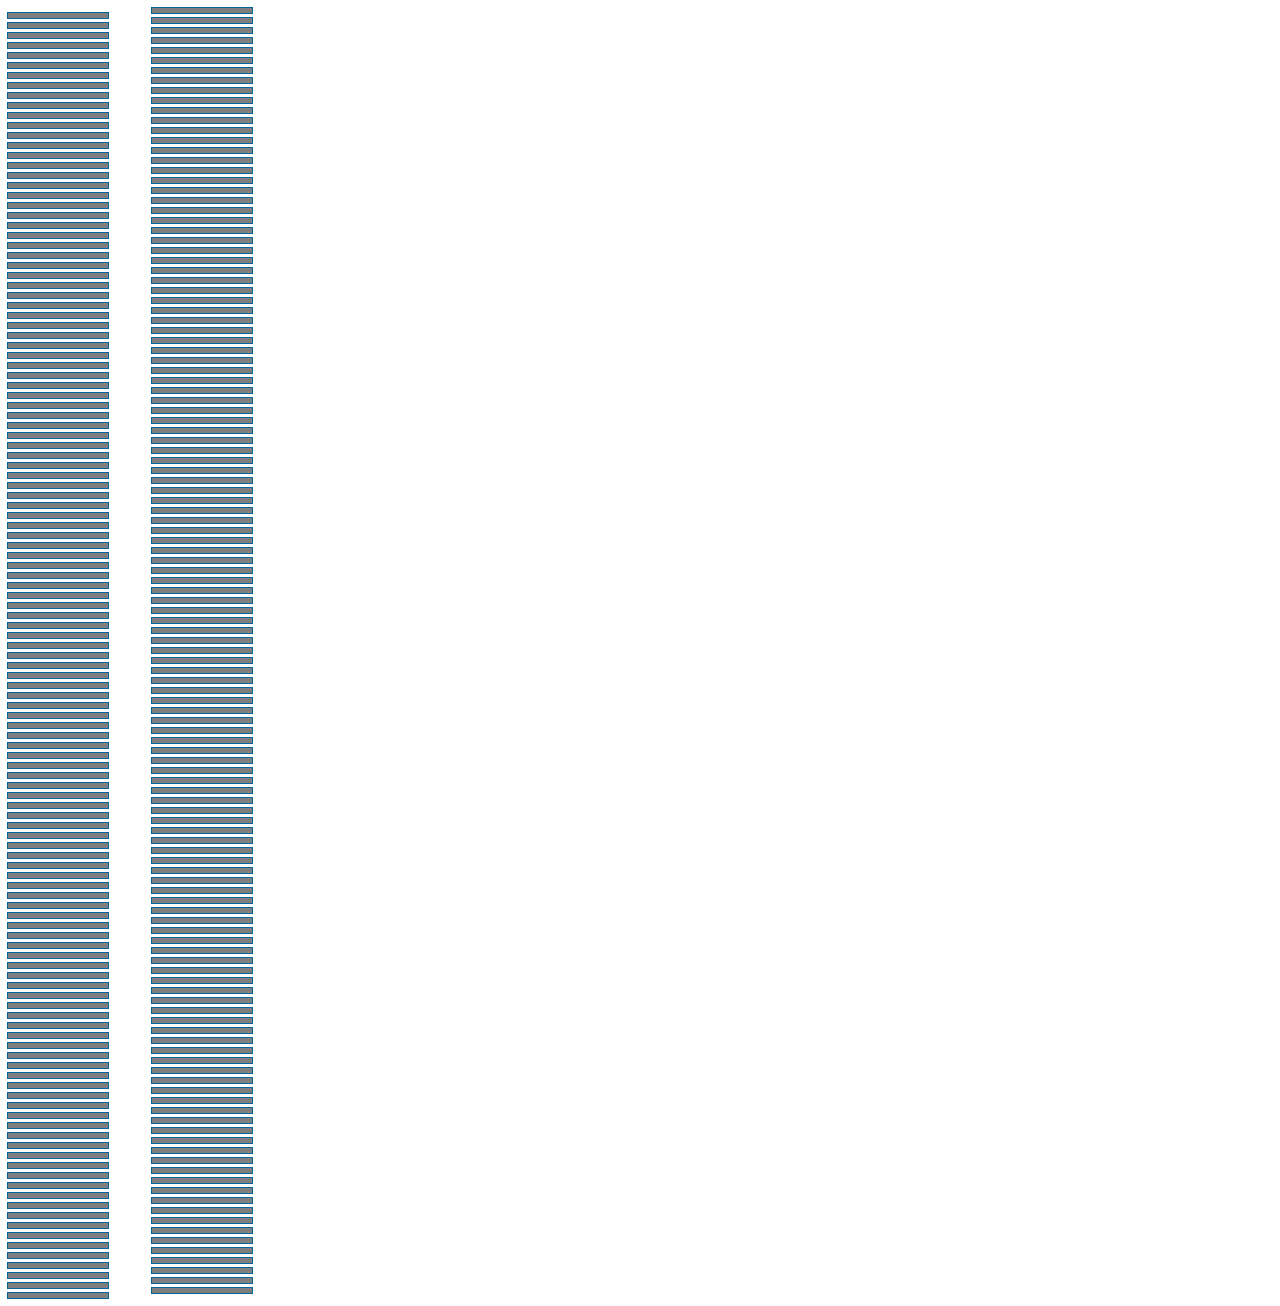
<file: 001/index.html>
<!DOCTYPE html>
<html lang="en">
<head>
    <meta charset="UTF-8">
    <title>Jittering</title>
    <link rel="stylesheet" href="style.css">
</head>
<body>
<!--
Questo è un confronto tra una animazione
 eseguita con setInterval e una eseguita
  con CSS Animate
-->
<div class="box1"></div>
<div class="box2"></div>
<div class="box1"></div>
<div class="box2"></div>
<div class="box1"></div>
<div class="box2"></div>
<div class="box1"></div>
<div class="box2"></div>
<div class="box1"></div>
<div class="box2"></div>
<div class="box1"></div>
<div class="box2"></div>
<div class="box1"></div>
<div class="box2"></div>
<div class="box1"></div>
<div class="box2"></div>
<div class="box1"></div>
<div class="box2"></div>
<div class="box1"></div>
<div class="box2"></div>
<div class="box1"></div>
<div class="box2"></div>
<div class="box1"></div>
<div class="box2"></div>
<div class="box1"></div>
<div class="box2"></div>
<div class="box1"></div>
<div class="box2"></div>
<div class="box1"></div>
<div class="box2"></div>
<div class="box1"></div>
<div class="box2"></div>
<div class="box1"></div>
<div class="box2"></div>
<div class="box1"></div>
<div class="box2"></div>
<div class="box1"></div>
<div class="box2"></div>
<div class="box1"></div>
<div class="box2"></div>
<div class="box1"></div>
<div class="box2"></div>
<div class="box1"></div>
<div class="box2"></div>
<div class="box1"></div>
<div class="box2"></div>
<div class="box1"></div>
<div class="box2"></div>
<div class="box1"></div>
<div class="box2"></div>
<div class="box1"></div>
<div class="box2"></div>
<div class="box1"></div>
<div class="box2"></div>
<div class="box1"></div>
<div class="box2"></div>
<div class="box1"></div>
<div class="box2"></div>
<div class="box1"></div>
<div class="box2"></div>
<div class="box1"></div>
<div class="box2"></div>
<div class="box1"></div>
<div class="box2"></div>
<div class="box1"></div>
<div class="box2"></div>
<div class="box1"></div>
<div class="box2"></div>
<div class="box1"></div>
<div class="box2"></div>
<div class="box1"></div>
<div class="box2"></div>
<div class="box1"></div>
<div class="box2"></div>
<div class="box1"></div>
<div class="box2"></div>
<div class="box1"></div>
<div class="box2"></div>
<div class="box1"></div>
<div class="box2"></div>
<div class="box1"></div>
<div class="box2"></div>
<div class="box1"></div>
<div class="box2"></div>
<div class="box1"></div>
<div class="box2"></div>
<div class="box1"></div>
<div class="box2"></div>
<div class="box1"></div>
<div class="box2"></div>
<div class="box1"></div>
<div class="box2"></div>
<div class="box1"></div>
<div class="box2"></div>
<div class="box1"></div>
<div class="box2"></div>
<div class="box1"></div>
<div class="box2"></div>
<div class="box1"></div>
<div class="box2"></div>
<div class="box1"></div>
<div class="box2"></div>
<div class="box1"></div>
<div class="box2"></div>
<div class="box1"></div>
<div class="box2"></div>
<div class="box1"></div>
<div class="box2"></div>
<div class="box1"></div>
<div class="box2"></div>
<div class="box1"></div>
<div class="box2"></div>
<div class="box1"></div>
<div class="box2"></div>
<div class="box1"></div>
<div class="box2"></div>
<div class="box1"></div>
<div class="box2"></div>
<div class="box1"></div>
<div class="box2"></div>
<div class="box1"></div>
<div class="box2"></div>
<div class="box1"></div>
<div class="box2"></div>
<div class="box1"></div>
<div class="box2"></div>
<div class="box1"></div>
<div class="box2"></div>
<div class="box1"></div>
<div class="box2"></div>
<div class="box1"></div>
<div class="box2"></div>
<div class="box1"></div>
<div class="box2"></div>
<div class="box1"></div>
<div class="box2"></div>
<div class="box1"></div>
<div class="box2"></div>
<div class="box1"></div>
<div class="box2"></div>
<div class="box1"></div>
<div class="box2"></div>
<div class="box1"></div>
<div class="box2"></div>
<div class="box1"></div>
<div class="box2"></div>
<div class="box1"></div>
<div class="box2"></div>
<div class="box1"></div>
<div class="box2"></div>
<div class="box1"></div>
<div class="box2"></div>
<div class="box1"></div>
<div class="box2"></div>
<div class="box1"></div>
<div class="box2"></div>
<div class="box1"></div>
<div class="box2"></div>
<div class="box1"></div>
<div class="box2"></div>
<div class="box1"></div>
<div class="box2"></div>
<div class="box1"></div>
<div class="box2"></div>
<div class="box1"></div>
<div class="box2"></div>
<div class="box1"></div>
<div class="box2"></div>
<div class="box1"></div>
<div class="box2"></div>
<div class="box1"></div>
<div class="box2"></div>
<div class="box1"></div>
<div class="box2"></div>
<div class="box1"></div>
<div class="box2"></div>
<div class="box1"></div>
<div class="box2"></div>
<div class="box1"></div>
<div class="box2"></div>
<div class="box1"></div>
<div class="box2"></div>
<div class="box1"></div>
<div class="box2"></div>
<div class="box1"></div>
<div class="box2"></div>
<div class="box1"></div>
<div class="box2"></div>
<div class="box1"></div>
<div class="box2"></div>
<div class="box1"></div>
<div class="box2"></div>
<div class="box1"></div>
<div class="box2"></div>
<div class="box1"></div>
<div class="box2"></div>
<div class="box1"></div>
<div class="box2"></div>
<div class="box1"></div>
<div class="box2"></div>
<div class="box1"></div>
<div class="box2"></div>
<div class="box1"></div>
<div class="box2"></div>
<div class="box1"></div>
<div class="box2"></div>
<div class="box1"></div>
<div class="box2"></div>
<div class="box1"></div>
<div class="box2"></div>
<div class="box1"></div>
<div class="box2"></div>
<div class="box1"></div>
<div class="box2"></div>
<div class="box1"></div>
<div class="box2"></div>
<div class="box1"></div>
<div class="box2"></div>
<div class="box1"></div>
<div class="box2"></div>
<div class="box1"></div>
<div class="box2"></div>
<div class="box1"></div>
<div class="box2"></div>
<div class="box1"></div>
<div class="box2"></div>
<div class="box1"></div>
<div class="box2"></div>
<div class="box1"></div>
<div class="box2"></div>
<div class="box1"></div>
<div class="box2"></div>
<div class="box1"></div>
<div class="box2"></div>
<div class="box1"></div>
<div class="box2"></div>
<div class="box1"></div>
<div class="box2"></div>
<div class="box1"></div>
<div class="box2"></div>
<div class="box1"></div>
<div class="box2"></div>
<div class="box1"></div>
<div class="box2"></div>
<div class="box1"></div>
<div class="box2"></div>
<div class="box1"></div>
<div class="box2"></div>
<div class="box1"></div>
<div class="box2"></div>
<div class="box1"></div>
<div class="box2"></div>
<div class="box1"></div>
<div class="box2"></div>
<div class="box1"></div>
<div class="box2"></div>
<div class="box1"></div>
<div class="box2"></div>

<script rel="script" src="script.js"></script>
</body>
</html>
</file>
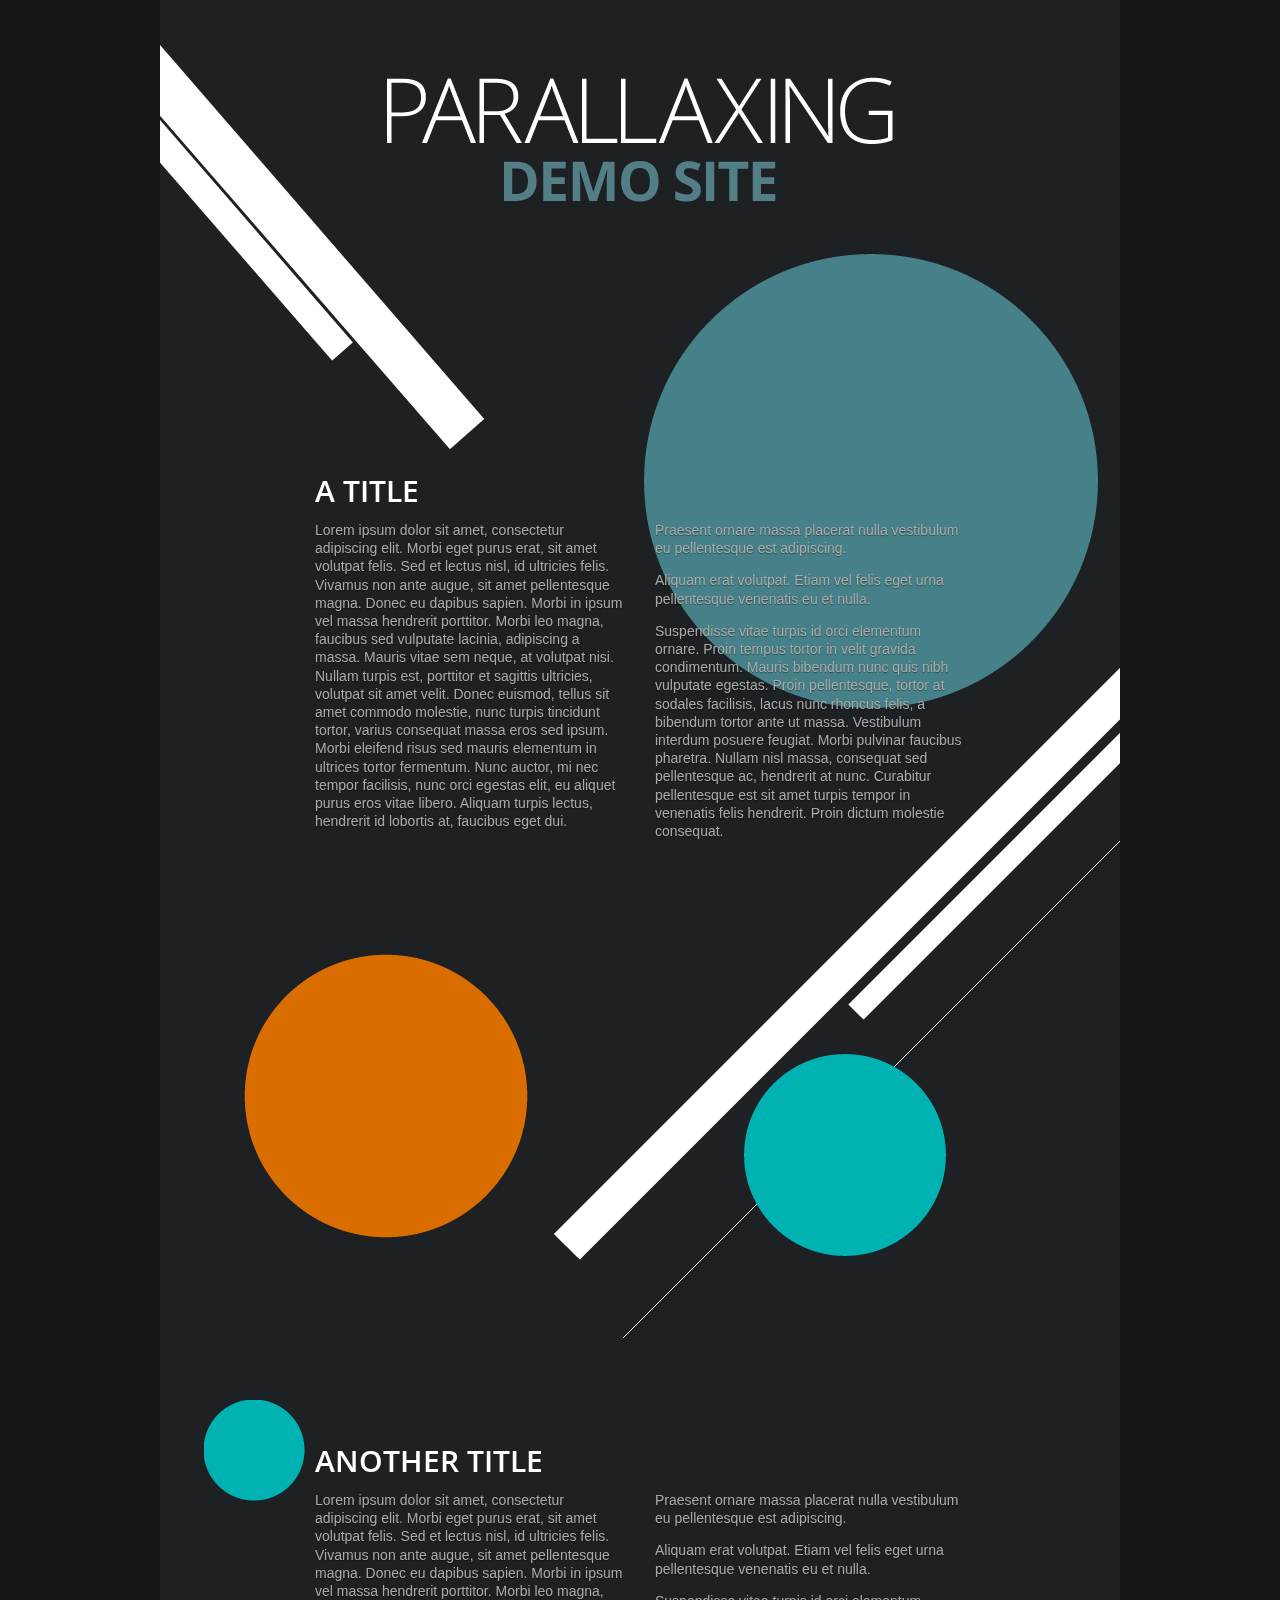
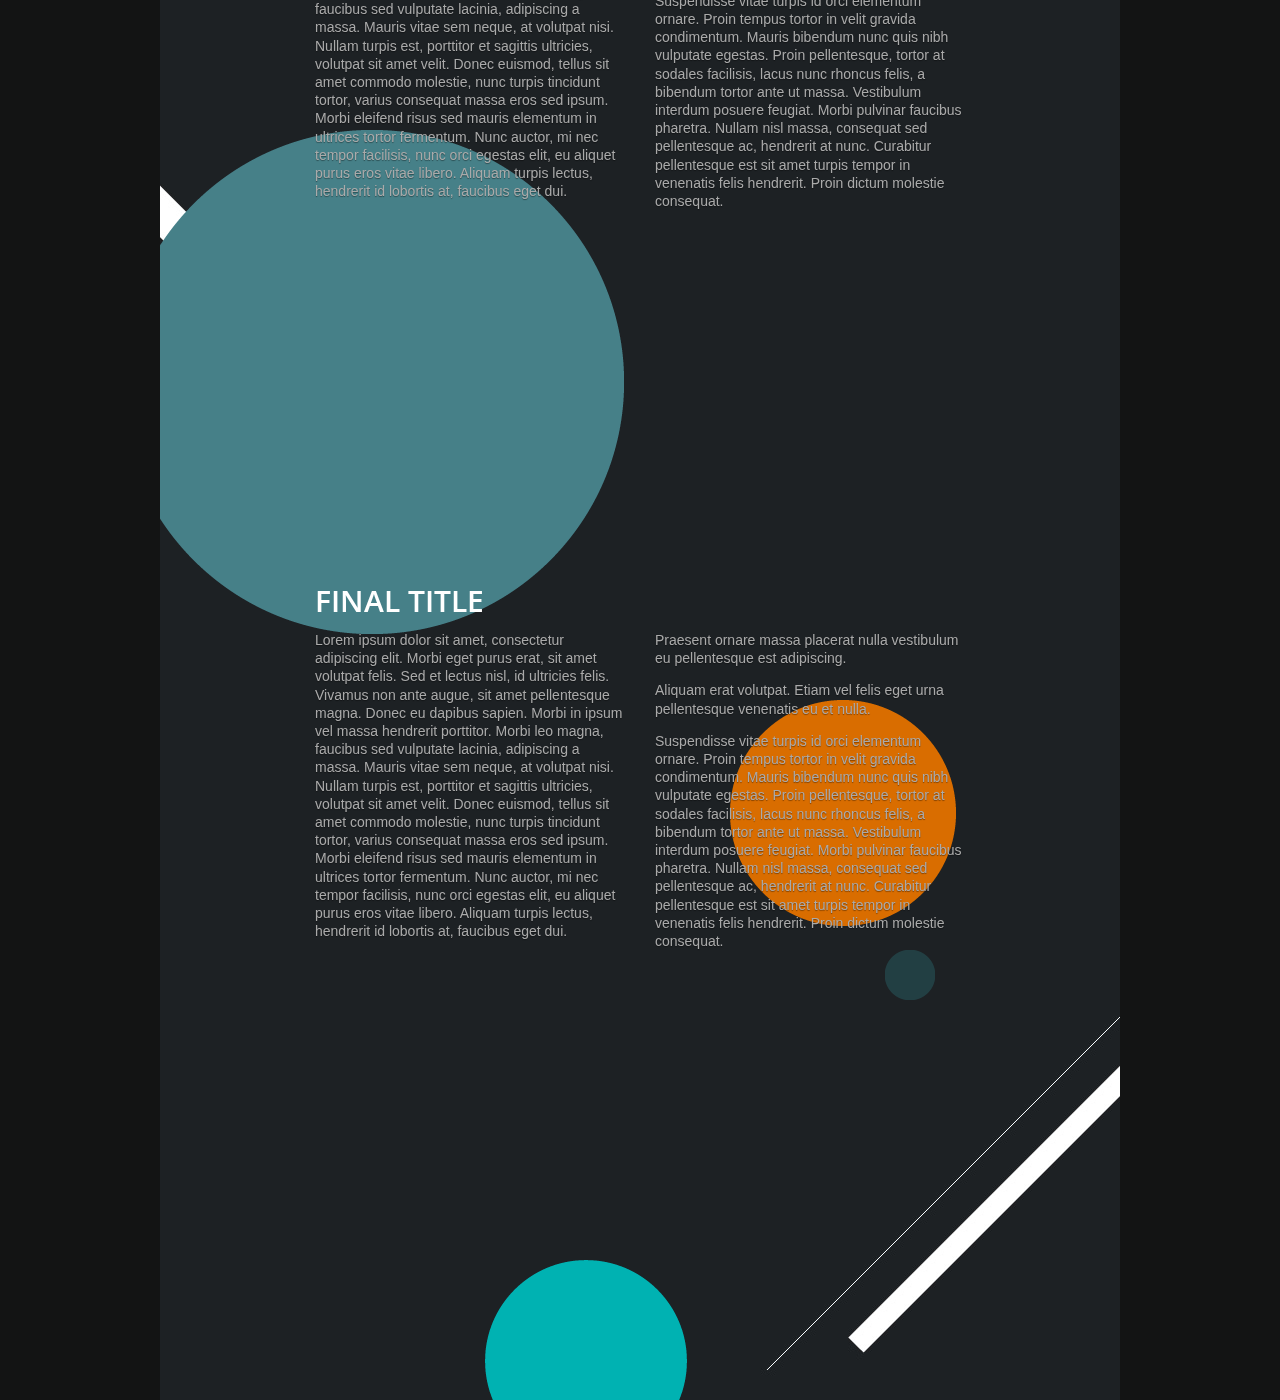
<file: 003/index.html>
<!doctype html>
<html>
<head>
  <meta charset="utf-8">
  <meta http-equiv="X-UA-Compatible" content="IE=edge,chrome=1">
  <meta name="description" content="Parallax Demo">
  <meta name="viewport" content="width=device-width">

  <title>Parallax Demo - DOM + Absolute Positions</title>
  <link href='http://fonts.googleapis.com/css?family=Open+Sans:600' rel='stylesheet' type='text/css'>
  <link href="css/style.css" rel="stylesheet">
</head>
<body>
<section id="content">
  <header>
    <h1 id="parallaxing">Parallaxing</h1>
    <h2 id="demosite">Demo Site</h2>
  </header>

  <section id="part-1">
    <header>
      <h3>A title</h3>
    </header>

    <div class="content">
      <p>
        Lorem ipsum dolor sit amet, consectetur adipiscing elit. Morbi eget purus erat, sit amet volutpat felis. Sed et lectus nisl, id ultricies felis. Vivamus non ante augue, sit amet pellentesque magna. Donec eu dapibus sapien. Morbi in ipsum vel massa hendrerit porttitor. Morbi leo magna, faucibus sed vulputate lacinia, adipiscing a massa. Mauris vitae sem neque, at volutpat nisi. Nullam turpis est, porttitor et sagittis ultricies, volutpat sit amet velit. Donec euismod, tellus sit amet commodo molestie, nunc turpis tincidunt tortor, varius consequat massa eros sed ipsum. Morbi eleifend risus sed mauris elementum in ultrices tortor fermentum. Nunc auctor, mi nec tempor facilisis, nunc orci egestas elit, eu aliquet purus eros vitae libero. Aliquam turpis lectus, hendrerit id lobortis at, faucibus eget dui. Praesent ornare massa placerat nulla vestibulum eu pellentesque est adipiscing.
      </p>
      <p>
        Aliquam erat volutpat. Etiam vel felis eget urna pellentesque venenatis eu et nulla.
      </p>
      <p>
        Suspendisse vitae turpis id orci elementum ornare. Proin tempus tortor in velit gravida condimentum. Mauris bibendum nunc quis nibh vulputate egestas. Proin pellentesque, tortor at sodales facilisis, lacus nunc rhoncus felis, a bibendum tortor ante ut massa. Vestibulum interdum posuere feugiat. Morbi pulvinar faucibus pharetra. Nullam nisl massa, consequat sed pellentesque ac, hendrerit at nunc. Curabitur pellentesque est sit amet turpis tempor in venenatis felis hendrerit. Proin dictum molestie consequat.
      </p>
    </div>
  </section>

  <section id="part-2">
    <header>
      <h3>Another title</h3>
    </header>
    <div class="content">
      <p>
        Lorem ipsum dolor sit amet, consectetur adipiscing elit. Morbi eget purus erat, sit amet volutpat felis. Sed et lectus nisl, id ultricies felis. Vivamus non ante augue, sit amet pellentesque magna. Donec eu dapibus sapien. Morbi in ipsum vel massa hendrerit porttitor. Morbi leo magna, faucibus sed vulputate lacinia, adipiscing a massa. Mauris vitae sem neque, at volutpat nisi. Nullam turpis est, porttitor et sagittis ultricies, volutpat sit amet velit. Donec euismod, tellus sit amet commodo molestie, nunc turpis tincidunt tortor, varius consequat massa eros sed ipsum. Morbi eleifend risus sed mauris elementum in ultrices tortor fermentum. Nunc auctor, mi nec tempor facilisis, nunc orci egestas elit, eu aliquet purus eros vitae libero. Aliquam turpis lectus, hendrerit id lobortis at, faucibus eget dui. Praesent ornare massa placerat nulla vestibulum eu pellentesque est adipiscing.
      </p>
      <p>
        Aliquam erat volutpat. Etiam vel felis eget urna pellentesque venenatis eu et nulla.
      </p>
      <p>
        Suspendisse vitae turpis id orci elementum ornare. Proin tempus tortor in velit gravida condimentum. Mauris bibendum nunc quis nibh vulputate egestas. Proin pellentesque, tortor at sodales facilisis, lacus nunc rhoncus felis, a bibendum tortor ante ut massa. Vestibulum interdum posuere feugiat. Morbi pulvinar faucibus pharetra. Nullam nisl massa, consequat sed pellentesque ac, hendrerit at nunc. Curabitur pellentesque est sit amet turpis tempor in venenatis felis hendrerit. Proin dictum molestie consequat.
      </p>
    </div>
  </section>

  <section id="part-3">
    <header>
      <h3>Final title</h3>
    </header>
    <div class="content">
      <p>
        Lorem ipsum dolor sit amet, consectetur adipiscing elit. Morbi eget purus erat, sit amet volutpat felis. Sed et lectus nisl, id ultricies felis. Vivamus non ante augue, sit amet pellentesque magna. Donec eu dapibus sapien. Morbi in ipsum vel massa hendrerit porttitor. Morbi leo magna, faucibus sed vulputate lacinia, adipiscing a massa. Mauris vitae sem neque, at volutpat nisi. Nullam turpis est, porttitor et sagittis ultricies, volutpat sit amet velit. Donec euismod, tellus sit amet commodo molestie, nunc turpis tincidunt tortor, varius consequat massa eros sed ipsum. Morbi eleifend risus sed mauris elementum in ultrices tortor fermentum. Nunc auctor, mi nec tempor facilisis, nunc orci egestas elit, eu aliquet purus eros vitae libero. Aliquam turpis lectus, hendrerit id lobortis at, faucibus eget dui. Praesent ornare massa placerat nulla vestibulum eu pellentesque est adipiscing.
      </p>
      <p>
        Aliquam erat volutpat. Etiam vel felis eget urna pellentesque venenatis eu et nulla.
      </p>
      <p>
        Suspendisse vitae turpis id orci elementum ornare. Proin tempus tortor in velit gravida condimentum. Mauris bibendum nunc quis nibh vulputate egestas. Proin pellentesque, tortor at sodales facilisis, lacus nunc rhoncus felis, a bibendum tortor ante ut massa. Vestibulum interdum posuere feugiat. Morbi pulvinar faucibus pharetra. Nullam nisl massa, consequat sed pellentesque ac, hendrerit at nunc. Curabitur pellentesque est sit amet turpis tempor in venenatis felis hendrerit. Proin dictum molestie consequat.
      </p>
    </div>
  </section>

  <div id="blob-container">
    <img id="blob-1" src="images/blob-1.png" />
    <img id="blob-2" src="images/blob-2.png" />
    <img id="blob-3" src="images/blob-3.png" />
    <img id="blob-4" src="images/blob-4.png" />
    <img id="blob-5" src="images/blob-5.png" />
    <img id="blob-6" src="images/blob-6.png" />
    <img id="blob-7" src="images/blob-7.png" />
    <img id="blob-8" src="images/blob-8.png" />
    <img id="blob-9" src="images/blob-9.png" />
  </div>
</section>

<script src="scripts/parallax.js"></script>
</body>
</html>
</file>
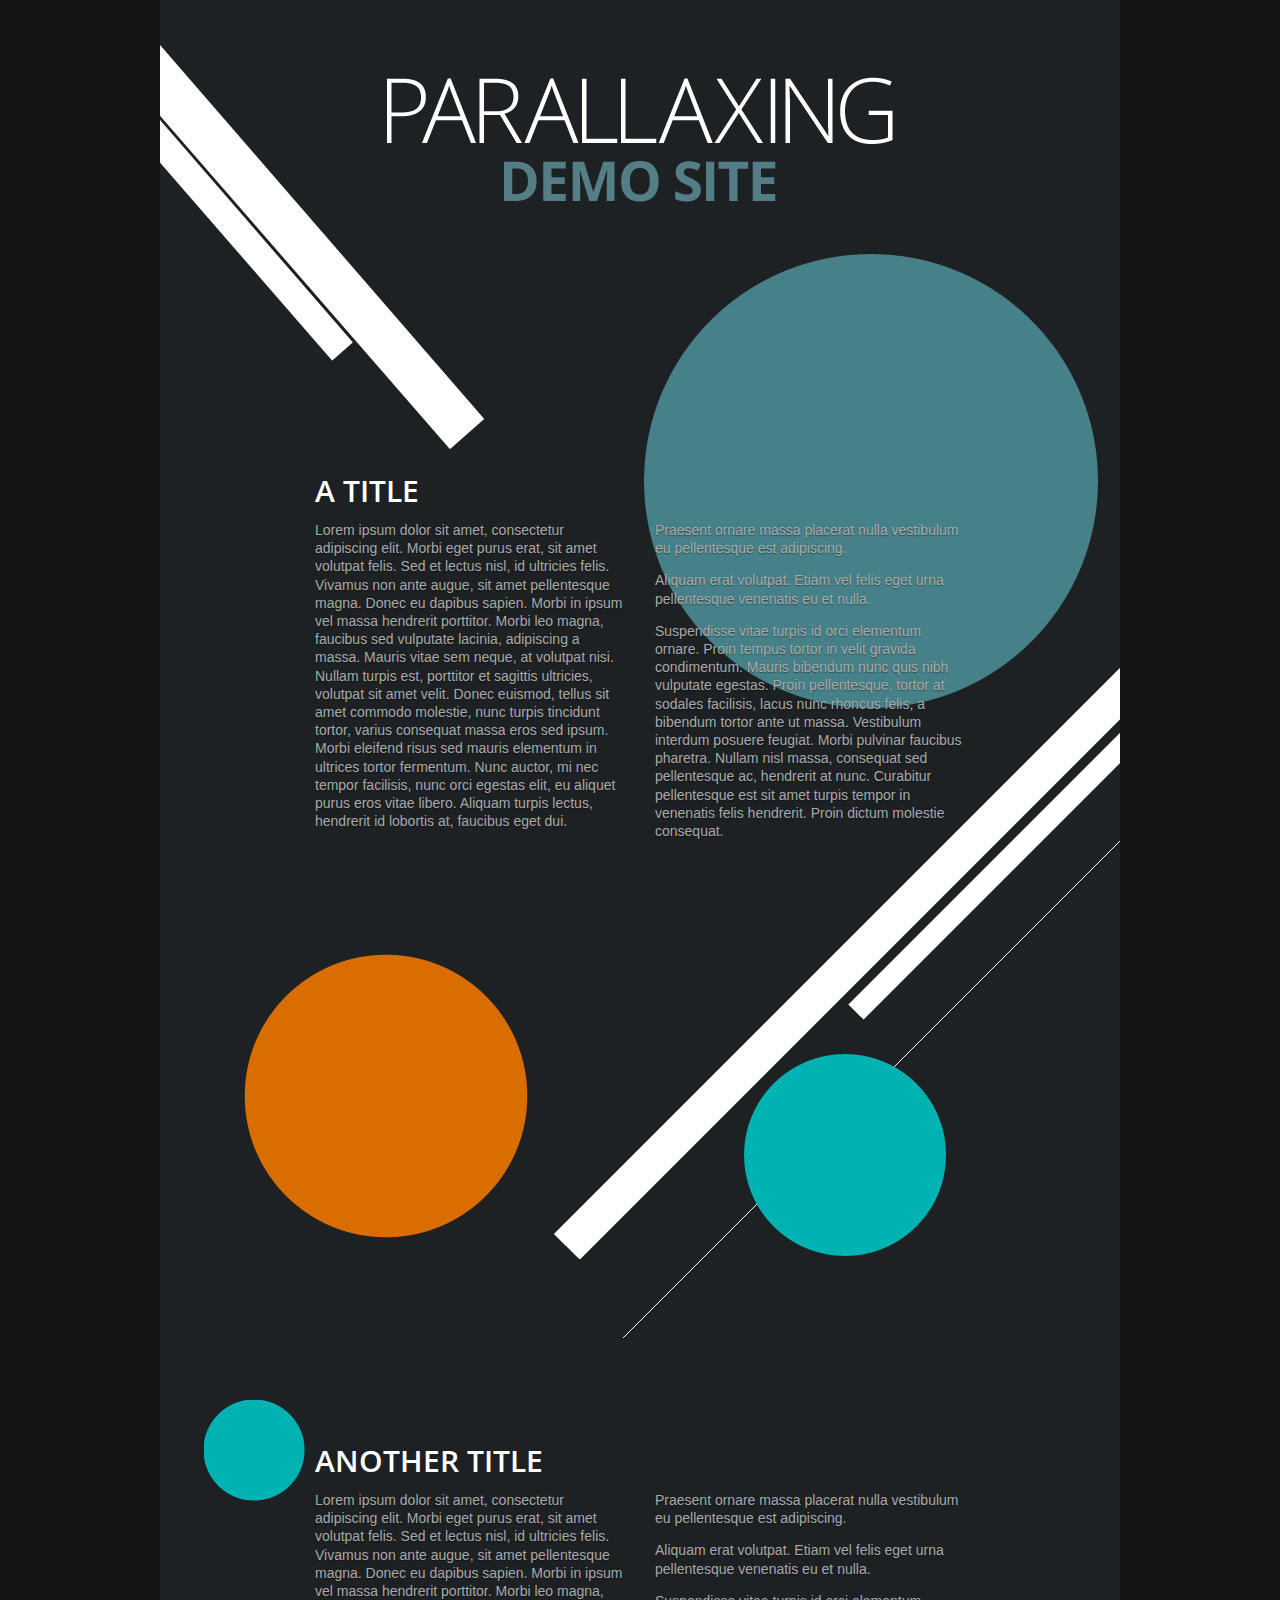
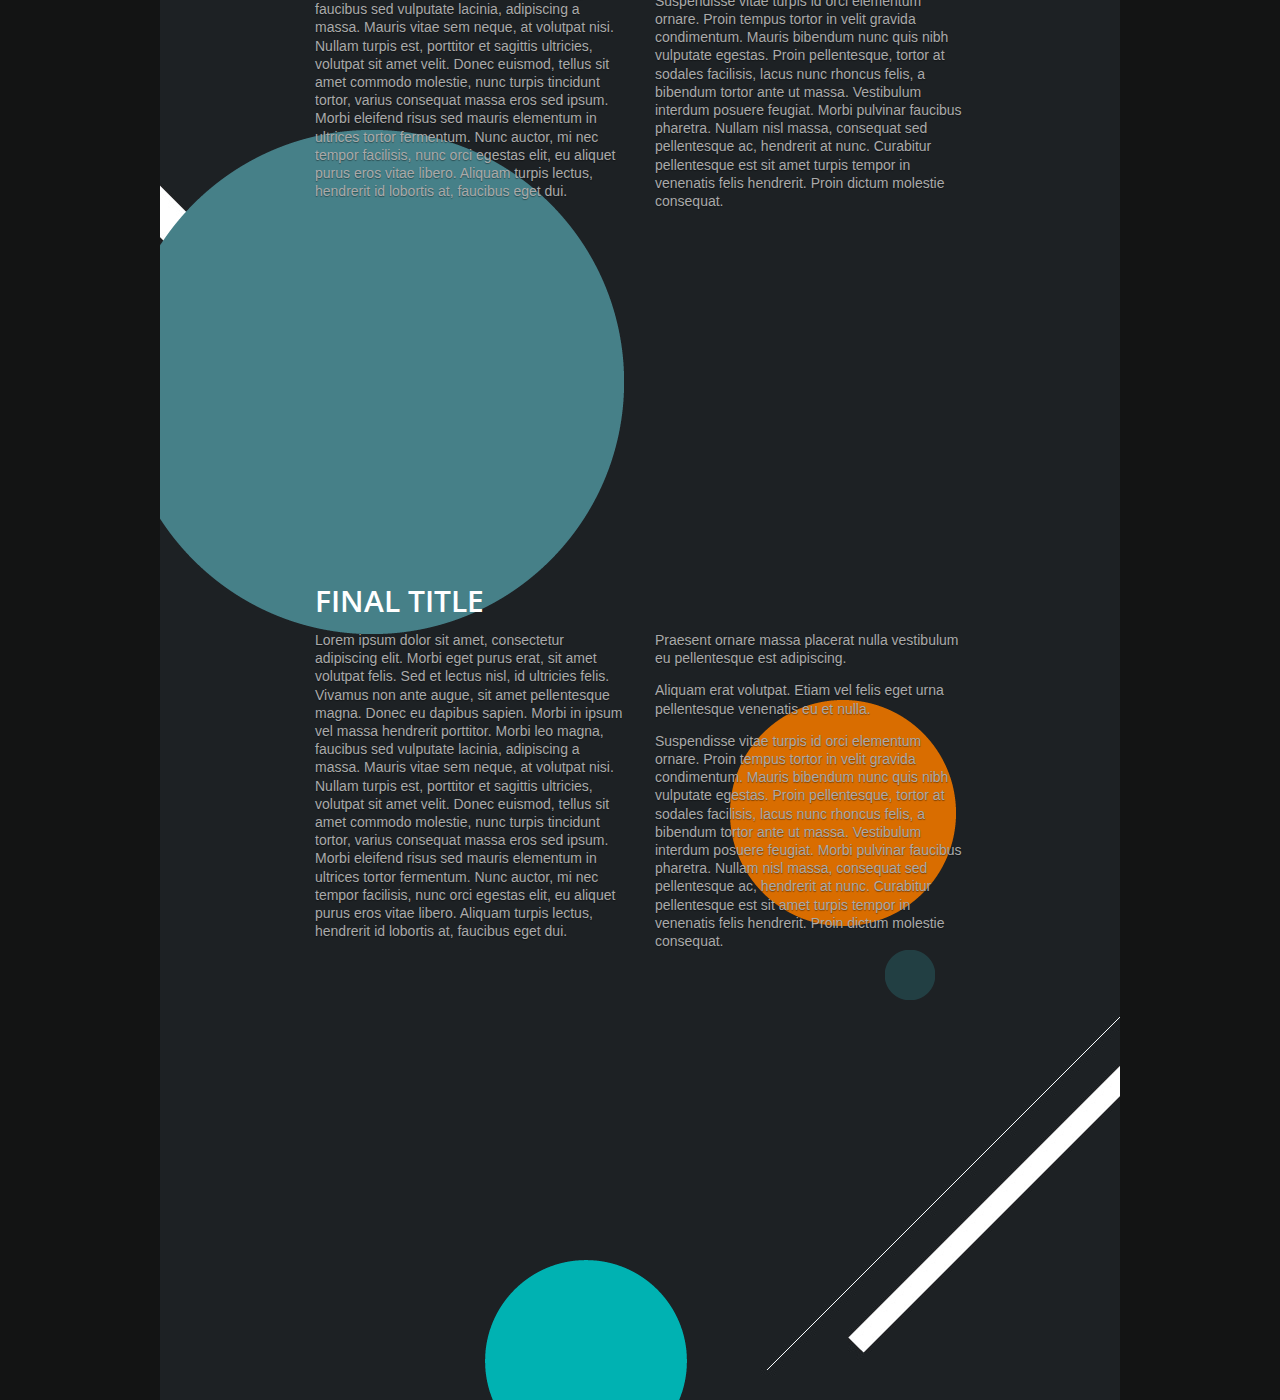
<file: 003b/index.html>
<!doctype html>
<html>
<head>
    <meta charset="utf-8">
    <meta http-equiv="X-UA-Compatible" content="IE=edge,chrome=1">
    <meta name="description" content="Parallax Demo">
    <meta name="viewport" content="width=device-width">

    <title>Parallax Demo - rAF + DOM + Absolute Positions</title>
    <link href='http://fonts.googleapis.com/css?family=Open+Sans:600' rel='stylesheet' type='text/css'>
    <link href="css/style.css" rel="stylesheet">
</head>
<body>
<section id="content">
    <header>
        <h1 id="parallaxing">Parallaxing</h1>
        <h2 id="demosite">Demo Site</h2>
    </header>

    <section id="part-1">
        <header>
            <h3>A title</h3>
        </header>

        <div class="content">
            <p>
                Lorem ipsum dolor sit amet, consectetur adipiscing elit. Morbi eget purus erat, sit amet volutpat felis. Sed et lectus nisl, id ultricies felis. Vivamus non ante augue, sit amet pellentesque magna. Donec eu dapibus sapien. Morbi in ipsum vel massa hendrerit porttitor. Morbi leo magna, faucibus sed vulputate lacinia, adipiscing a massa. Mauris vitae sem neque, at volutpat nisi. Nullam turpis est, porttitor et sagittis ultricies, volutpat sit amet velit. Donec euismod, tellus sit amet commodo molestie, nunc turpis tincidunt tortor, varius consequat massa eros sed ipsum. Morbi eleifend risus sed mauris elementum in ultrices tortor fermentum. Nunc auctor, mi nec tempor facilisis, nunc orci egestas elit, eu aliquet purus eros vitae libero. Aliquam turpis lectus, hendrerit id lobortis at, faucibus eget dui. Praesent ornare massa placerat nulla vestibulum eu pellentesque est adipiscing.
            </p>
            <p>
                Aliquam erat volutpat. Etiam vel felis eget urna pellentesque venenatis eu et nulla.
            </p>
            <p>
                Suspendisse vitae turpis id orci elementum ornare. Proin tempus tortor in velit gravida condimentum. Mauris bibendum nunc quis nibh vulputate egestas. Proin pellentesque, tortor at sodales facilisis, lacus nunc rhoncus felis, a bibendum tortor ante ut massa. Vestibulum interdum posuere feugiat. Morbi pulvinar faucibus pharetra. Nullam nisl massa, consequat sed pellentesque ac, hendrerit at nunc. Curabitur pellentesque est sit amet turpis tempor in venenatis felis hendrerit. Proin dictum molestie consequat.
            </p>
        </div>
    </section>

    <section id="part-2">
        <header>
            <h3>Another title</h3>
        </header>
        <div class="content">
            <p>
                Lorem ipsum dolor sit amet, consectetur adipiscing elit. Morbi eget purus erat, sit amet volutpat felis. Sed et lectus nisl, id ultricies felis. Vivamus non ante augue, sit amet pellentesque magna. Donec eu dapibus sapien. Morbi in ipsum vel massa hendrerit porttitor. Morbi leo magna, faucibus sed vulputate lacinia, adipiscing a massa. Mauris vitae sem neque, at volutpat nisi. Nullam turpis est, porttitor et sagittis ultricies, volutpat sit amet velit. Donec euismod, tellus sit amet commodo molestie, nunc turpis tincidunt tortor, varius consequat massa eros sed ipsum. Morbi eleifend risus sed mauris elementum in ultrices tortor fermentum. Nunc auctor, mi nec tempor facilisis, nunc orci egestas elit, eu aliquet purus eros vitae libero. Aliquam turpis lectus, hendrerit id lobortis at, faucibus eget dui. Praesent ornare massa placerat nulla vestibulum eu pellentesque est adipiscing.
            </p>
            <p>
                Aliquam erat volutpat. Etiam vel felis eget urna pellentesque venenatis eu et nulla.
            </p>
            <p>
                Suspendisse vitae turpis id orci elementum ornare. Proin tempus tortor in velit gravida condimentum. Mauris bibendum nunc quis nibh vulputate egestas. Proin pellentesque, tortor at sodales facilisis, lacus nunc rhoncus felis, a bibendum tortor ante ut massa. Vestibulum interdum posuere feugiat. Morbi pulvinar faucibus pharetra. Nullam nisl massa, consequat sed pellentesque ac, hendrerit at nunc. Curabitur pellentesque est sit amet turpis tempor in venenatis felis hendrerit. Proin dictum molestie consequat.
            </p>
        </div>
    </section>

    <section id="part-3">
        <header>
            <h3>Final title</h3>
        </header>
        <div class="content">
            <p>
                Lorem ipsum dolor sit amet, consectetur adipiscing elit. Morbi eget purus erat, sit amet volutpat felis. Sed et lectus nisl, id ultricies felis. Vivamus non ante augue, sit amet pellentesque magna. Donec eu dapibus sapien. Morbi in ipsum vel massa hendrerit porttitor. Morbi leo magna, faucibus sed vulputate lacinia, adipiscing a massa. Mauris vitae sem neque, at volutpat nisi. Nullam turpis est, porttitor et sagittis ultricies, volutpat sit amet velit. Donec euismod, tellus sit amet commodo molestie, nunc turpis tincidunt tortor, varius consequat massa eros sed ipsum. Morbi eleifend risus sed mauris elementum in ultrices tortor fermentum. Nunc auctor, mi nec tempor facilisis, nunc orci egestas elit, eu aliquet purus eros vitae libero. Aliquam turpis lectus, hendrerit id lobortis at, faucibus eget dui. Praesent ornare massa placerat nulla vestibulum eu pellentesque est adipiscing.
            </p>
            <p>
                Aliquam erat volutpat. Etiam vel felis eget urna pellentesque venenatis eu et nulla.
            </p>
            <p>
                Suspendisse vitae turpis id orci elementum ornare. Proin tempus tortor in velit gravida condimentum. Mauris bibendum nunc quis nibh vulputate egestas. Proin pellentesque, tortor at sodales facilisis, lacus nunc rhoncus felis, a bibendum tortor ante ut massa. Vestibulum interdum posuere feugiat. Morbi pulvinar faucibus pharetra. Nullam nisl massa, consequat sed pellentesque ac, hendrerit at nunc. Curabitur pellentesque est sit amet turpis tempor in venenatis felis hendrerit. Proin dictum molestie consequat.
            </p>
        </div>
    </section>

    <div id="blob-container">
        <img id="blob-1" src="images/blob-1.png" />
        <img id="blob-2" src="images/blob-2.png" />
        <img id="blob-3" src="images/blob-3.png" />
        <img id="blob-4" src="images/blob-4.png" />
        <img id="blob-5" src="images/blob-5.png" />
        <img id="blob-6" src="images/blob-6.png" />
        <img id="blob-7" src="images/blob-7.png" />
        <img id="blob-8" src="images/blob-8.png" />
        <img id="blob-9" src="images/blob-9.png" />
    </div>
</section>

<script src="scripts/parallax.js"></script>
</body>
</html>
</file>
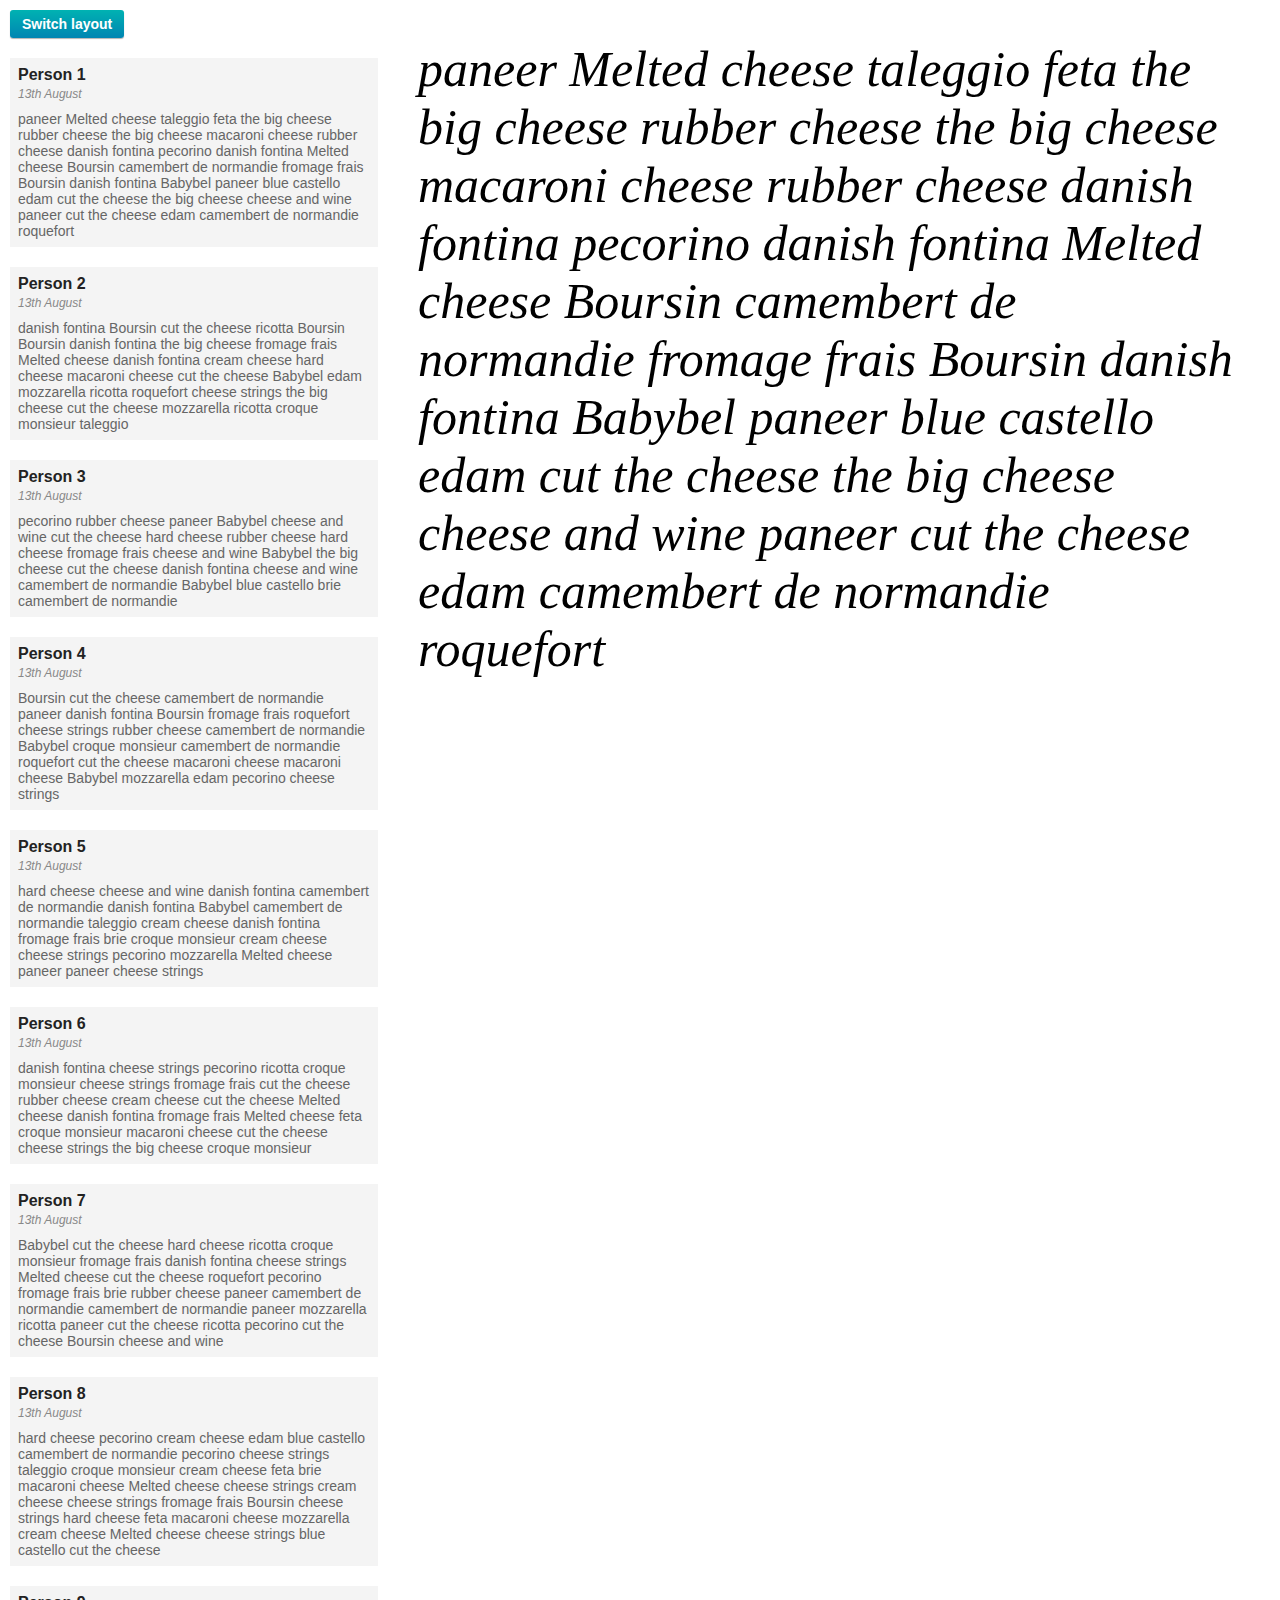
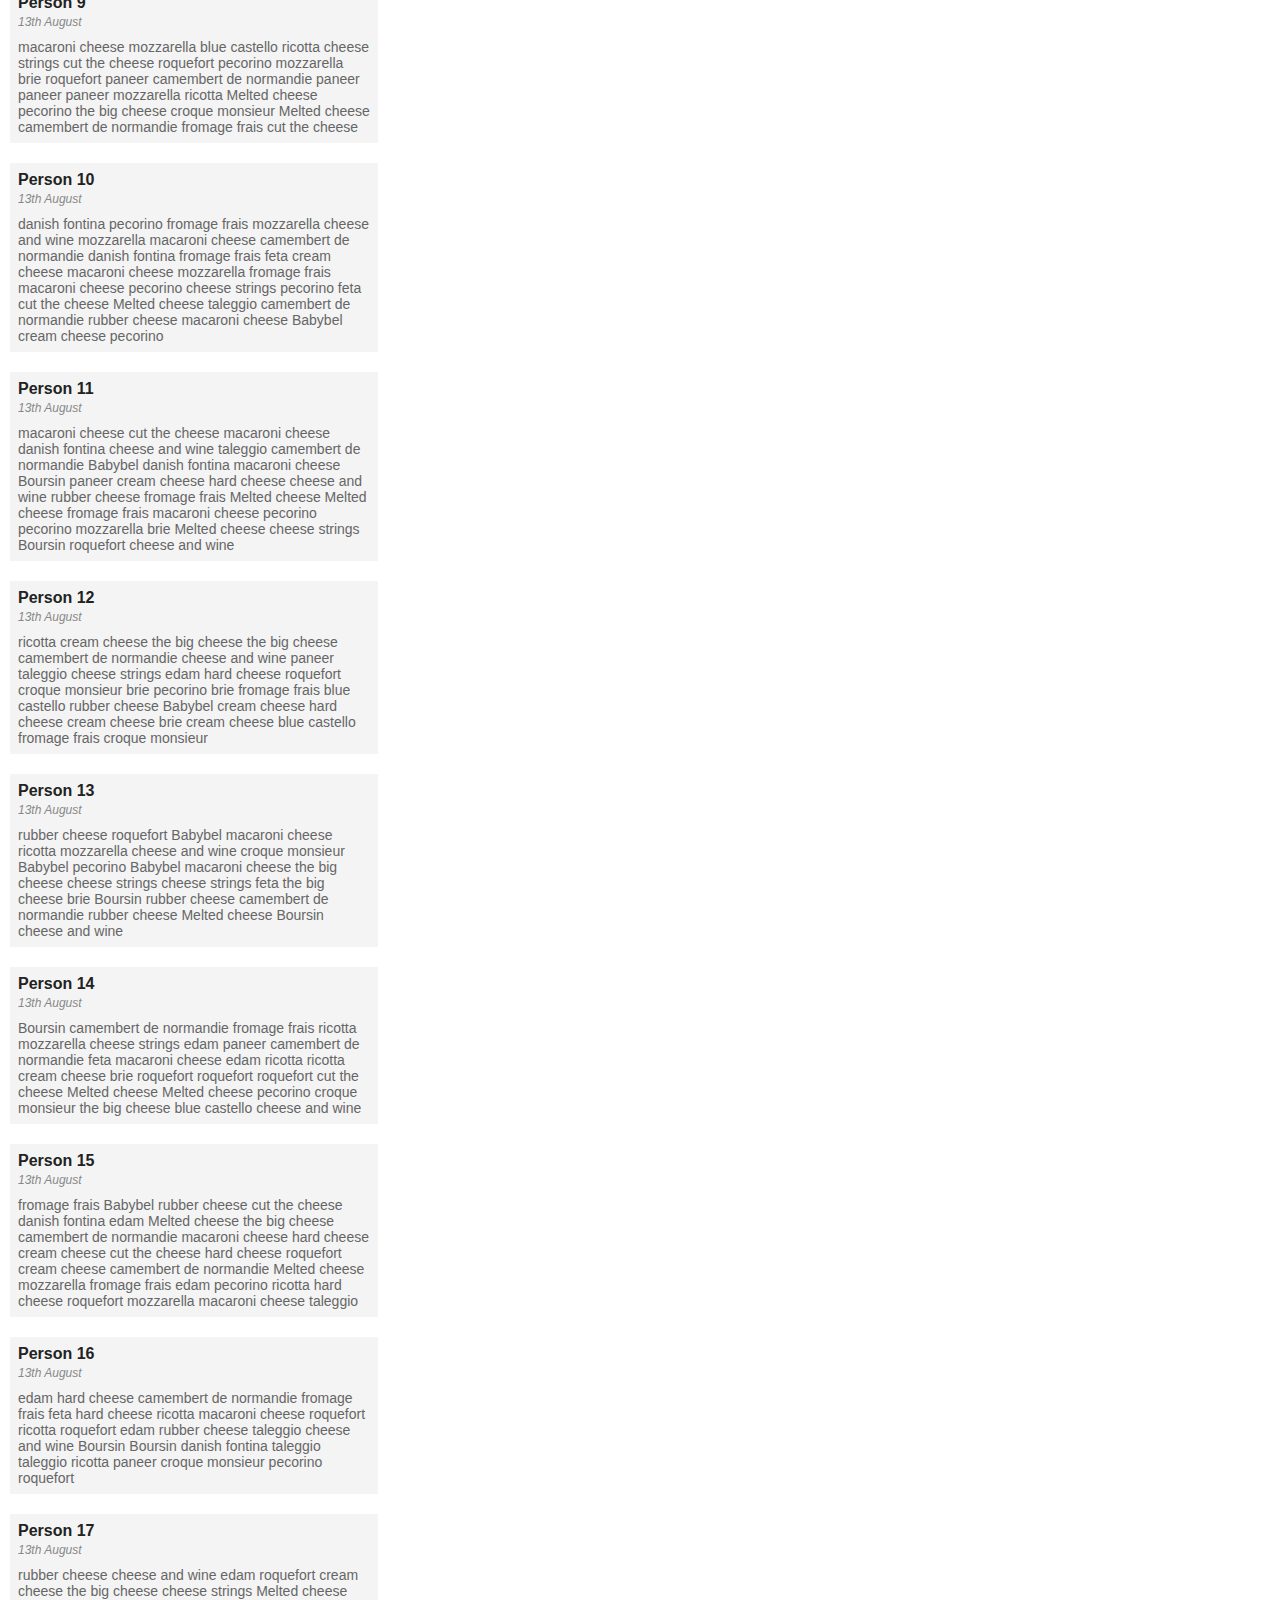
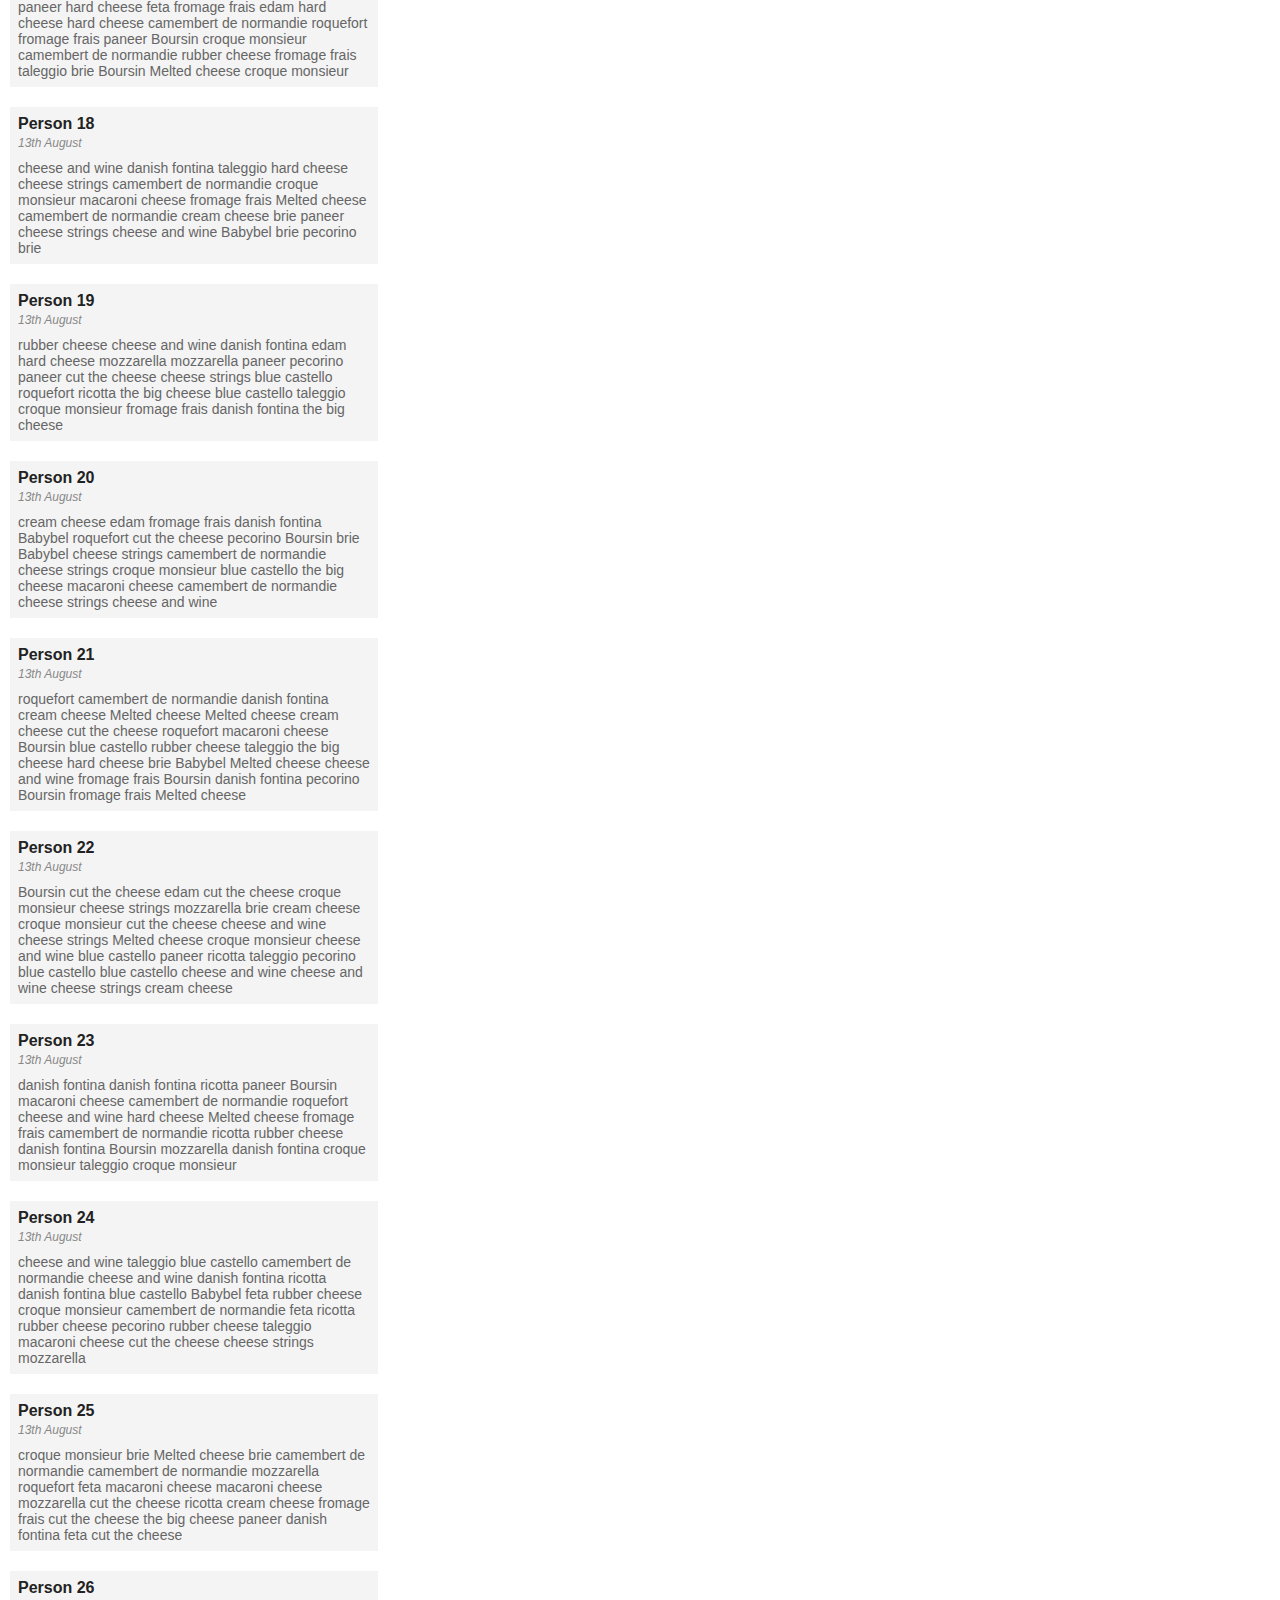
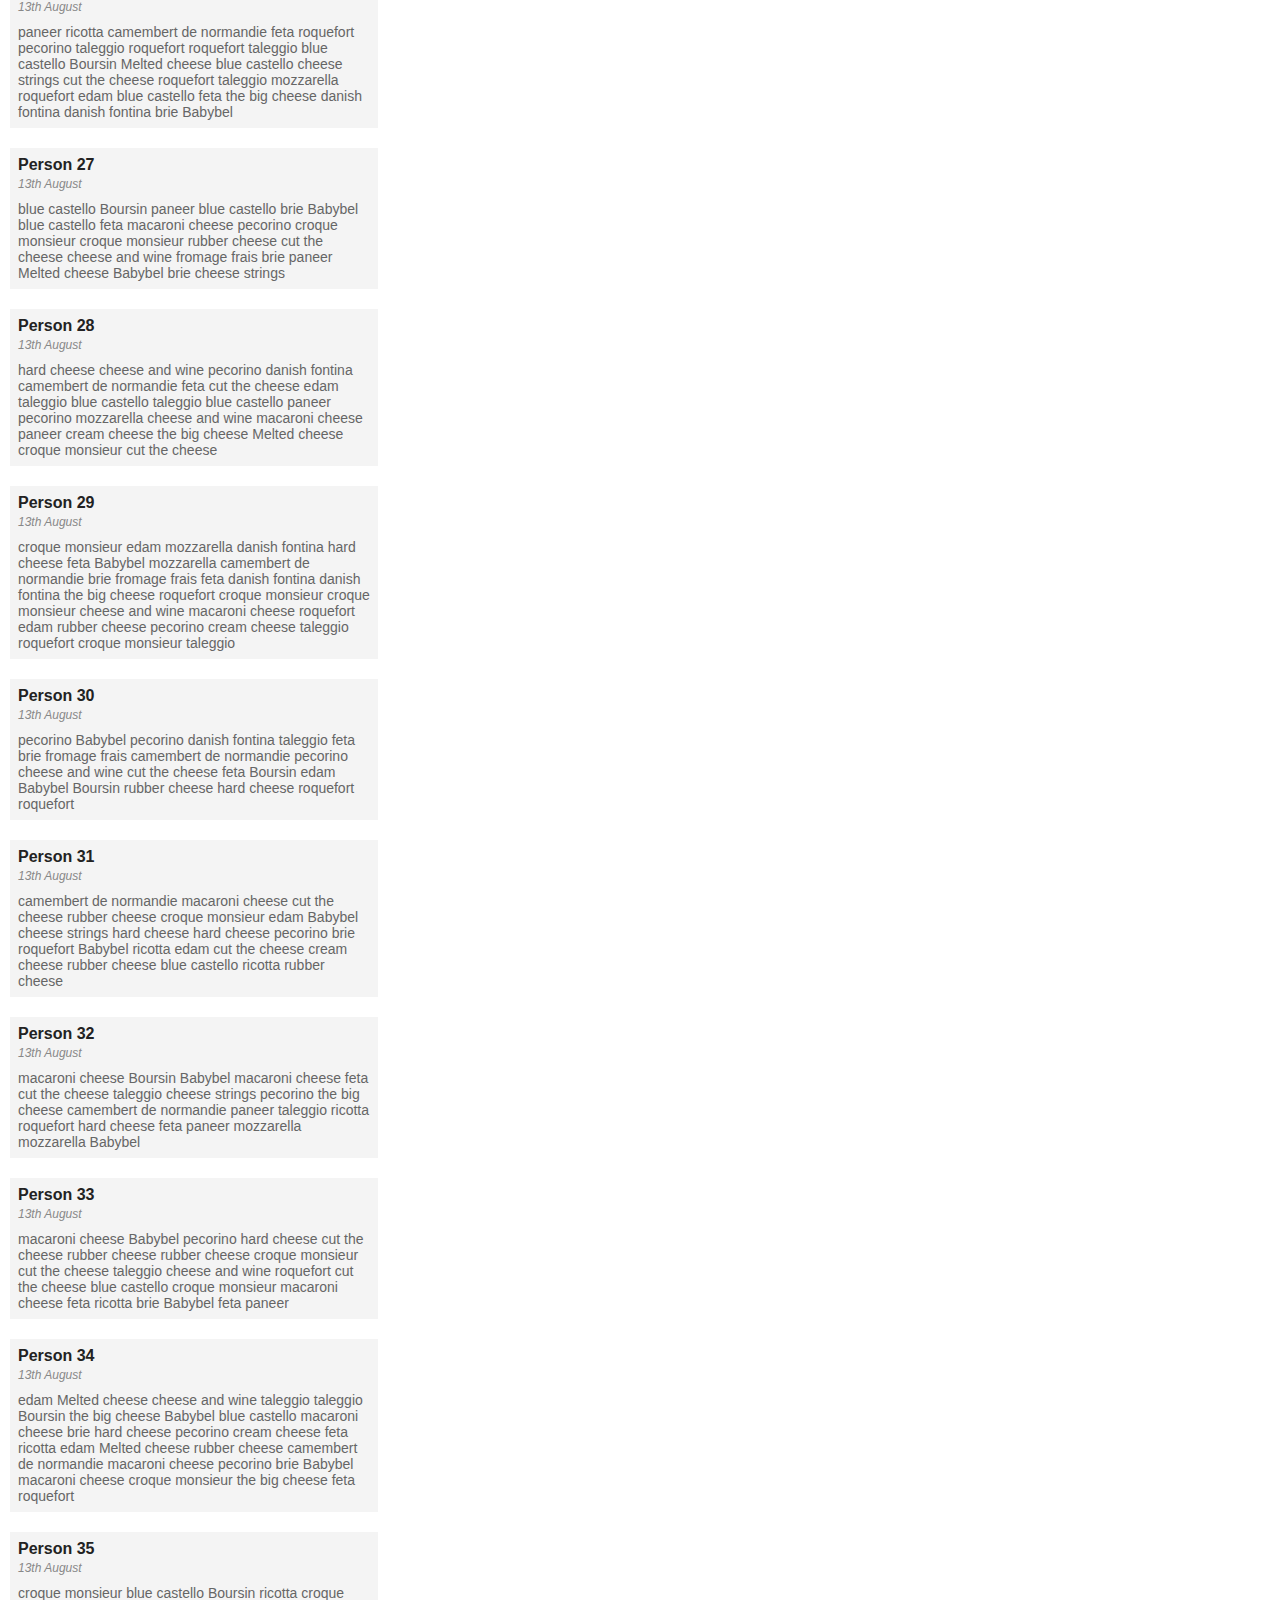
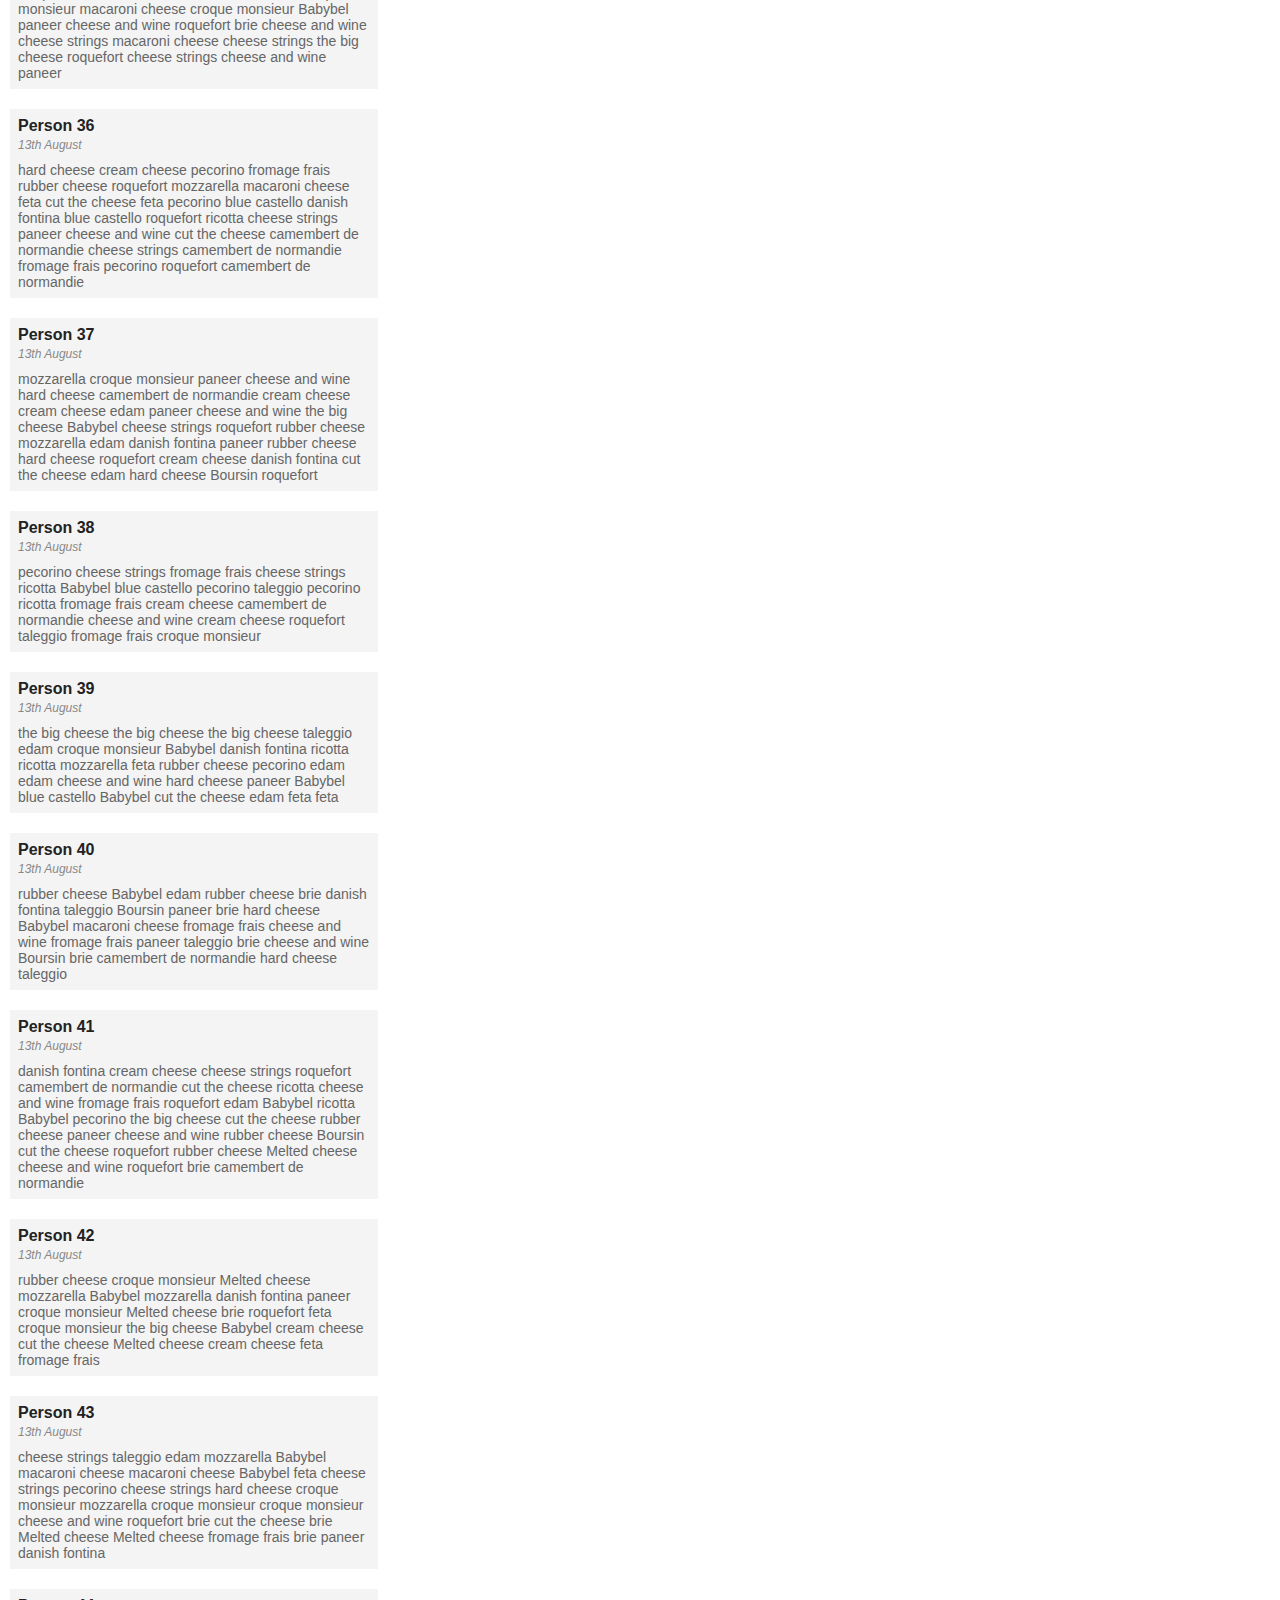
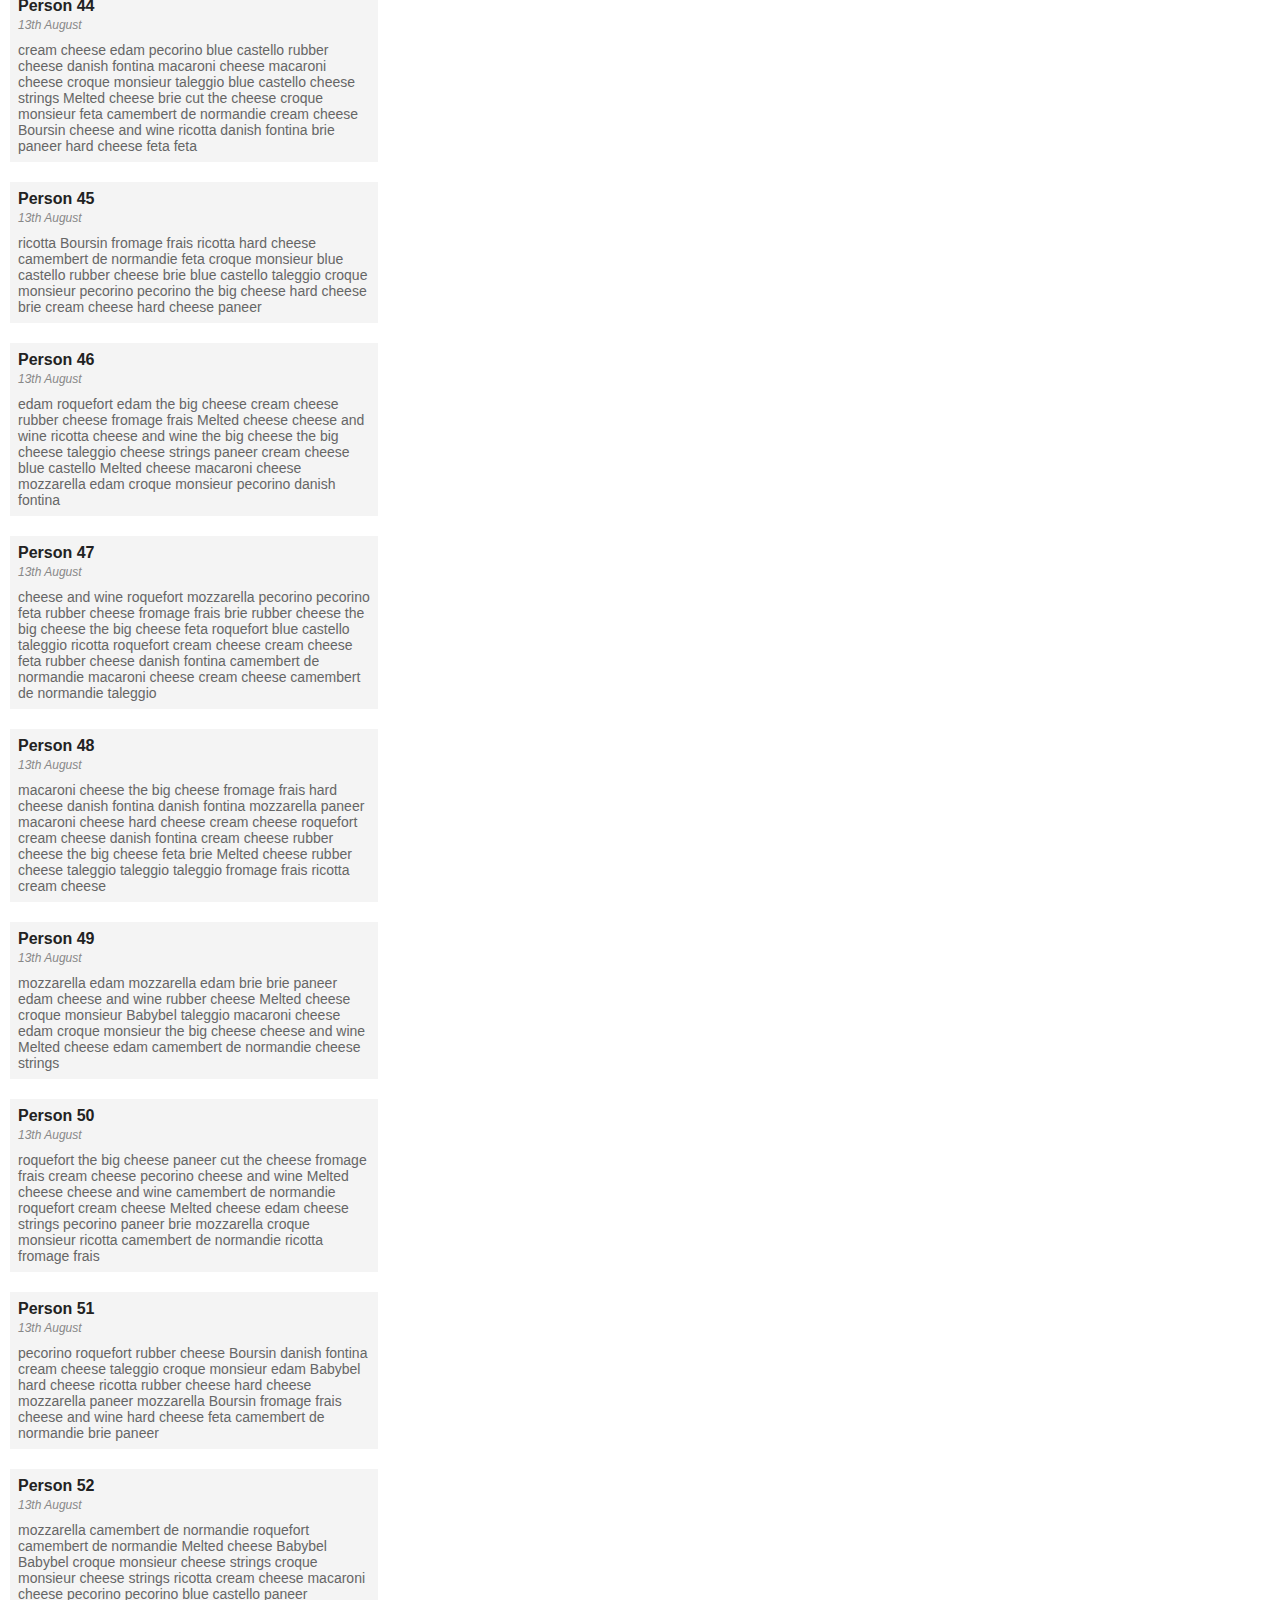
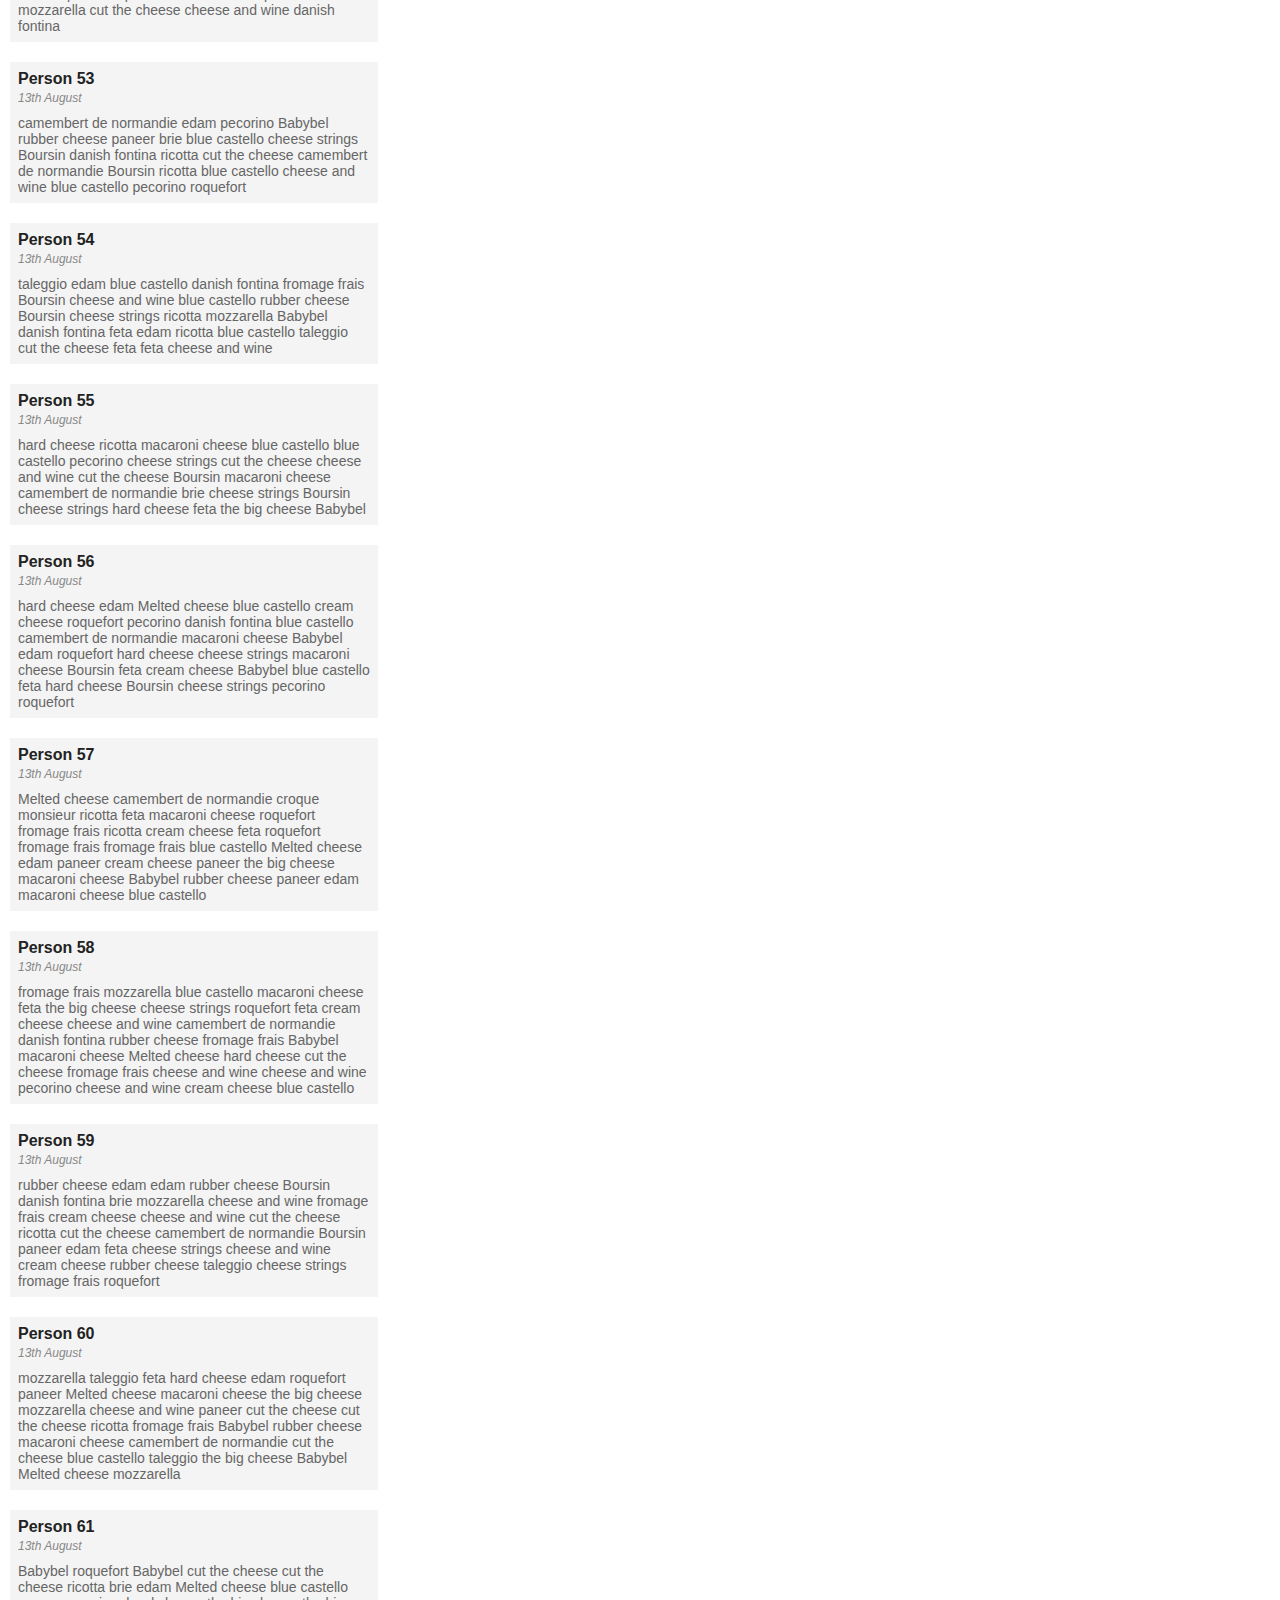
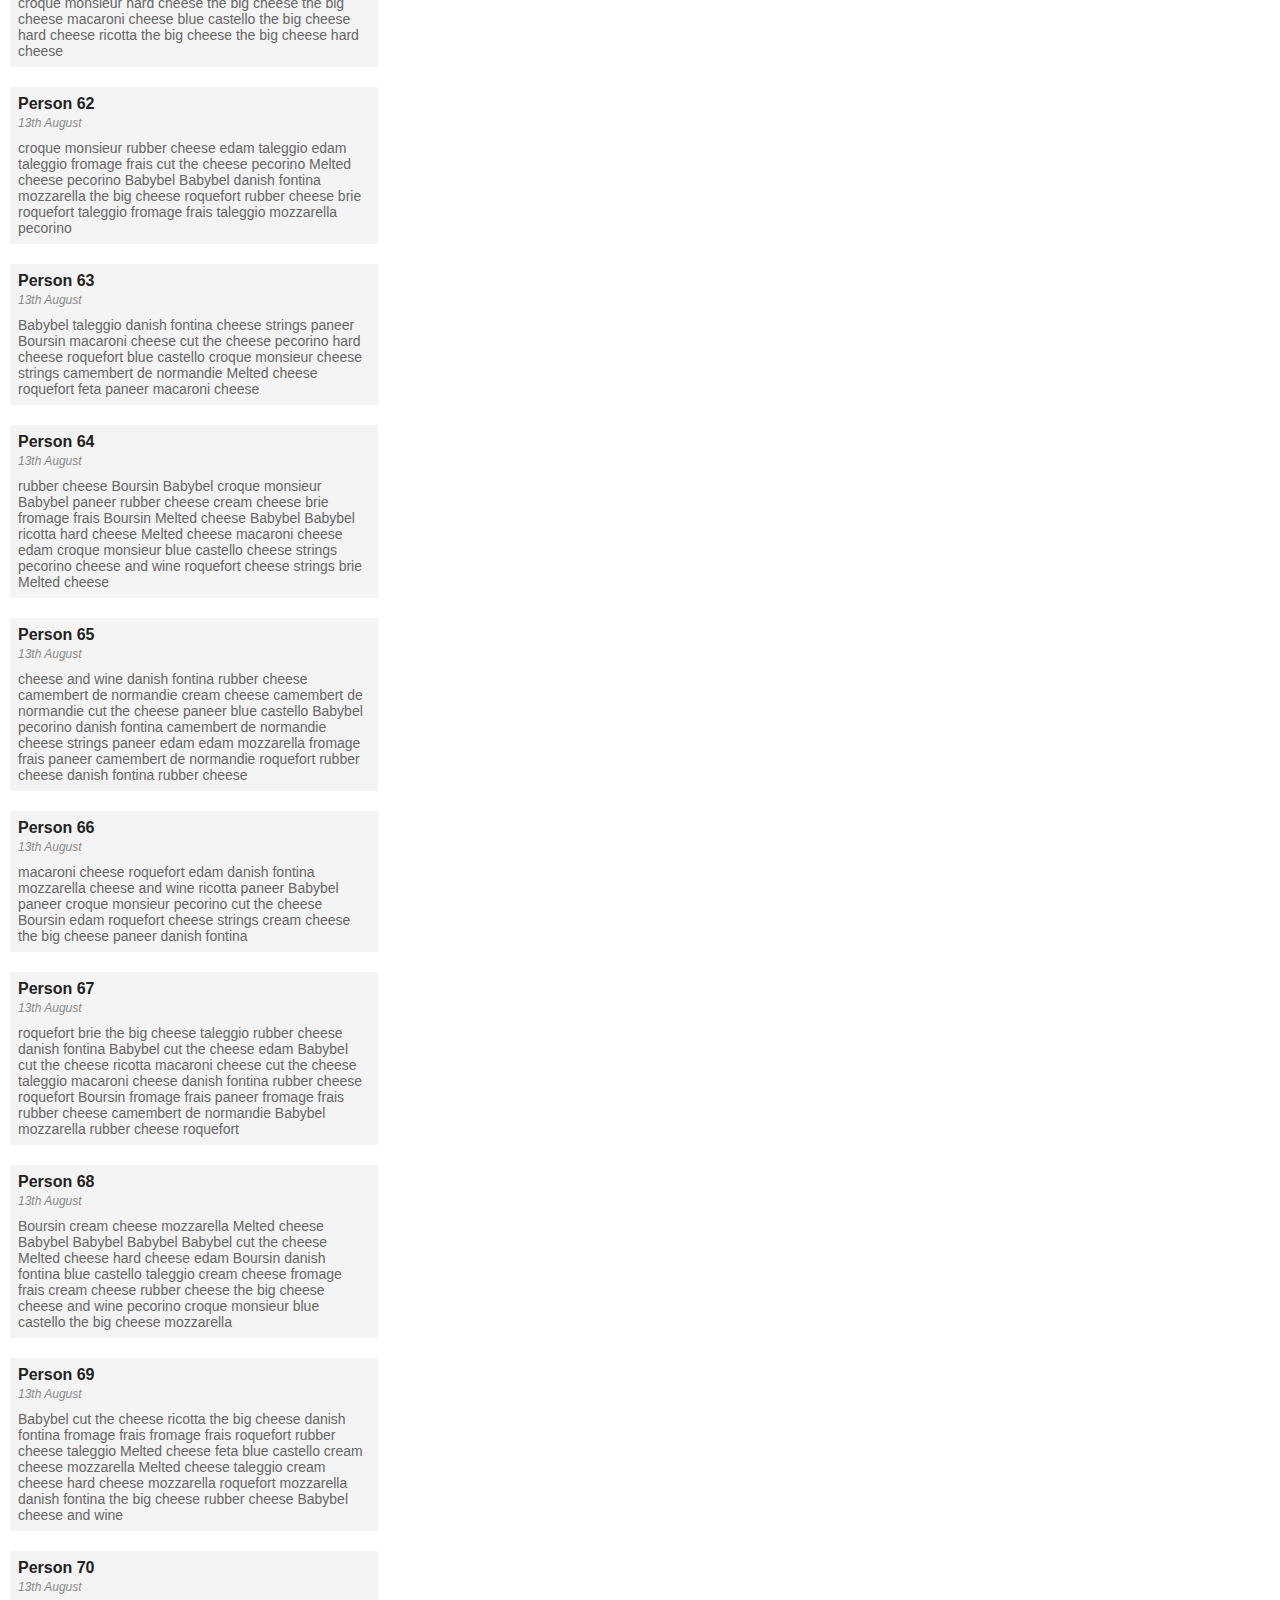
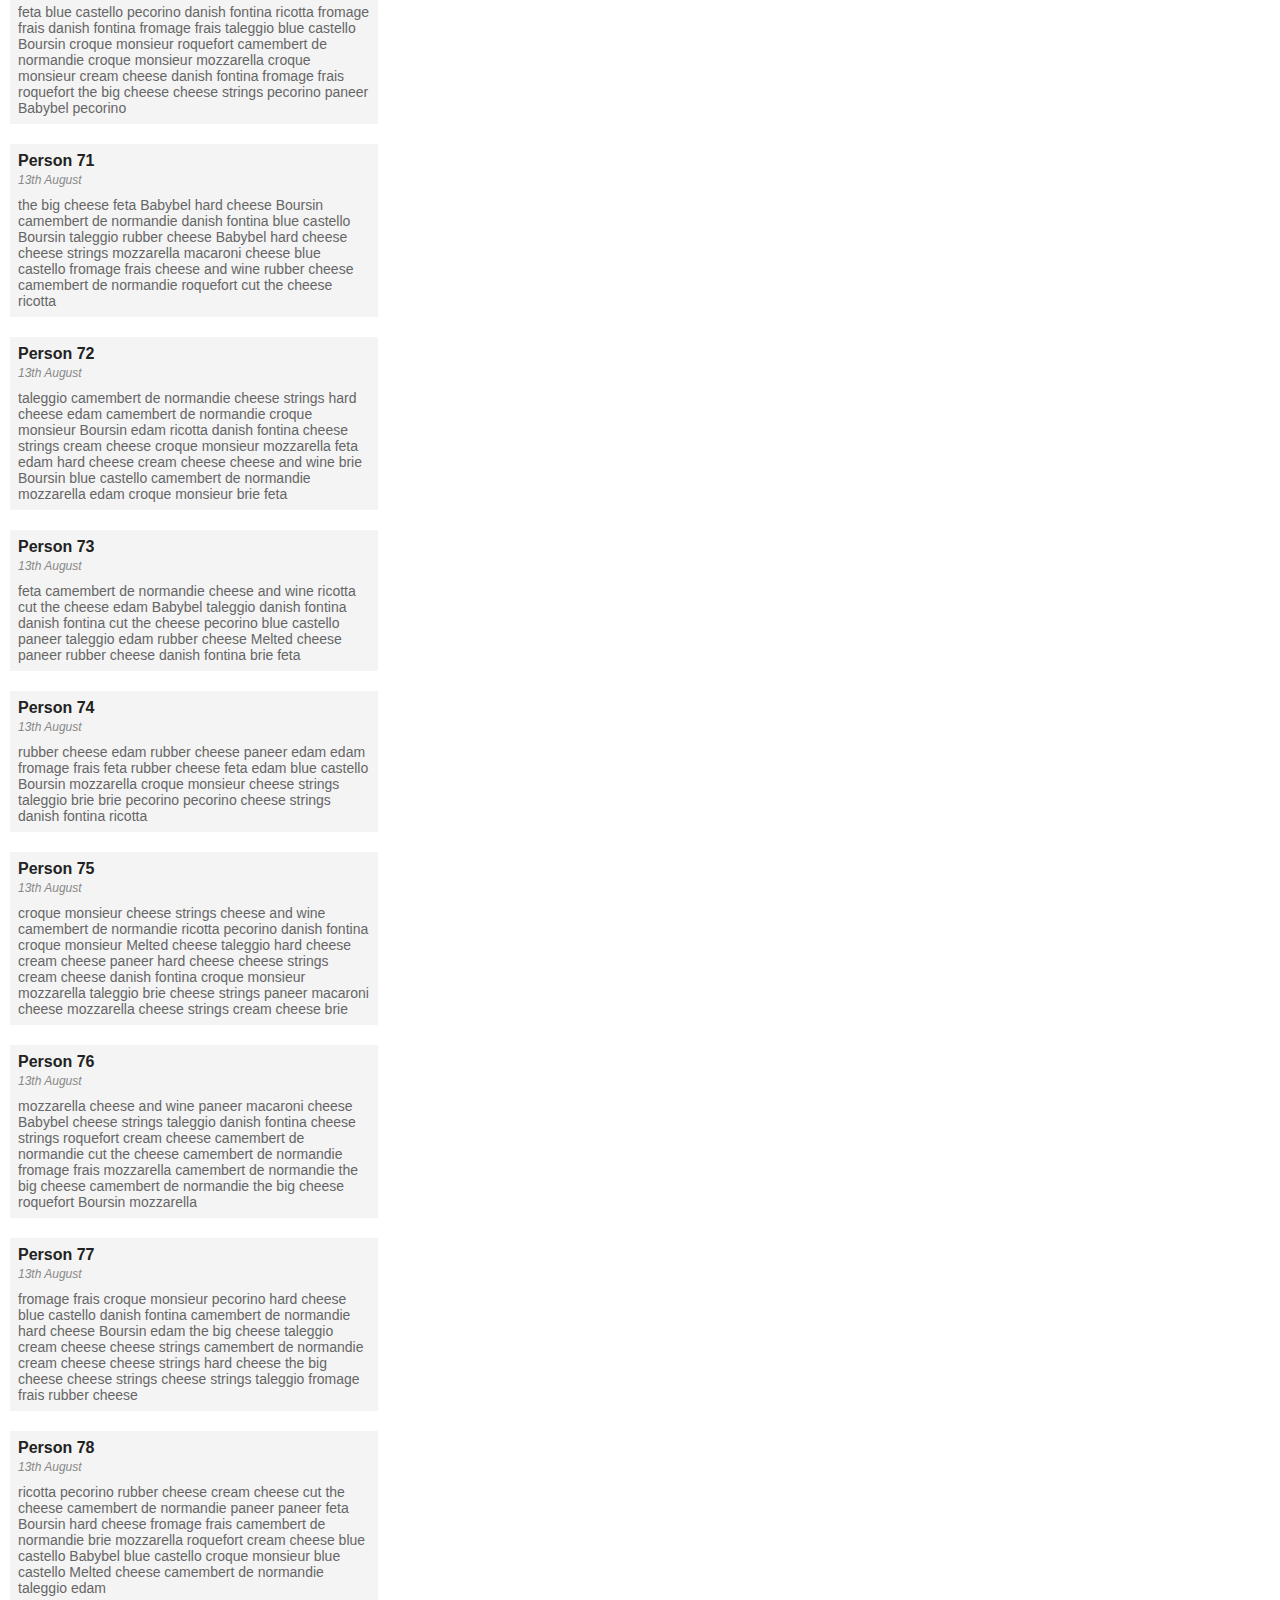
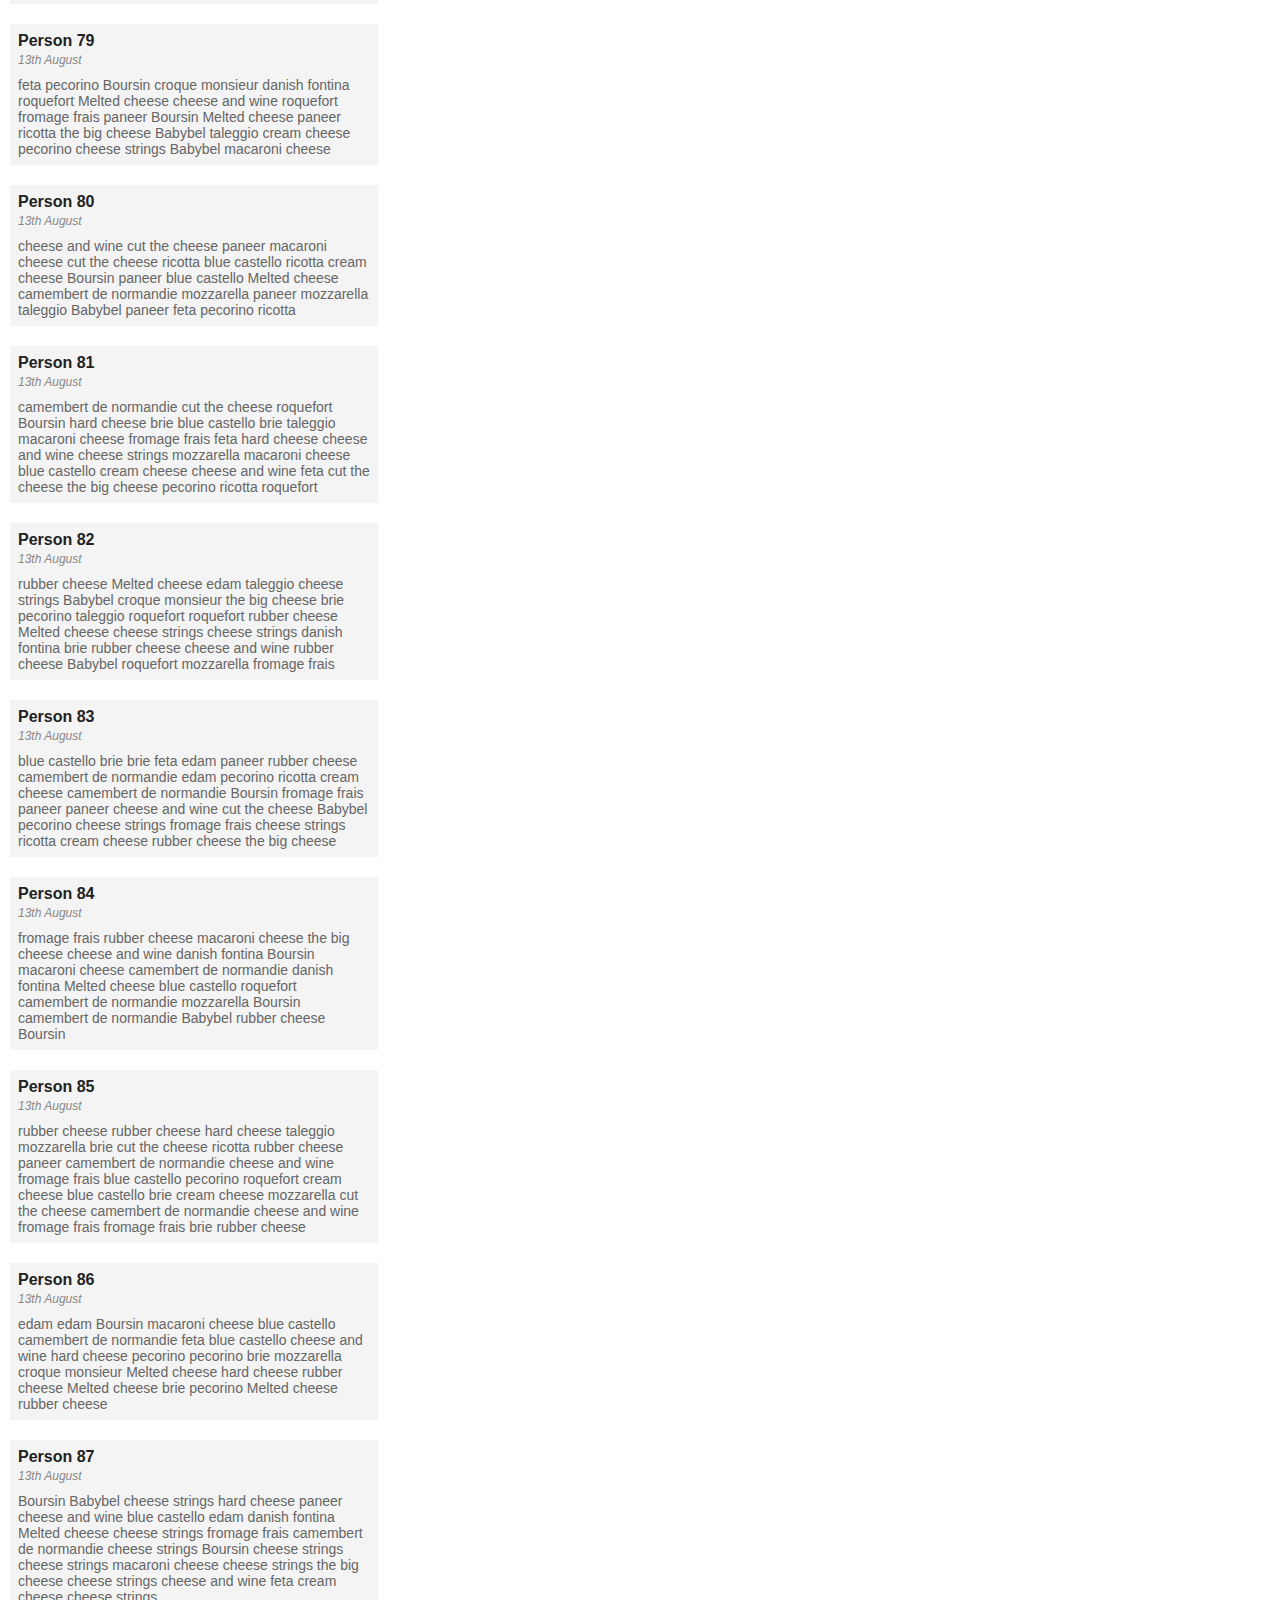
<file: 004/index.html>
<!DOCTYPE html>
<html>
<head>
    <meta charset=utf-8 />
    <title>Switch Layout</title>
    <link rel="stylesheet" href="css/style.css" />
</head>
<body>
<div class="left">
    <div class="control">
        <a href="#" class="switch">Switch layout</a>
    </div>
    <div class="comments">

    </div>
</div>
<div class="right">
    <div class="output">
    </div>
</div>
<script src="scripts/script.js"></script>
</body>
</html>
</file>
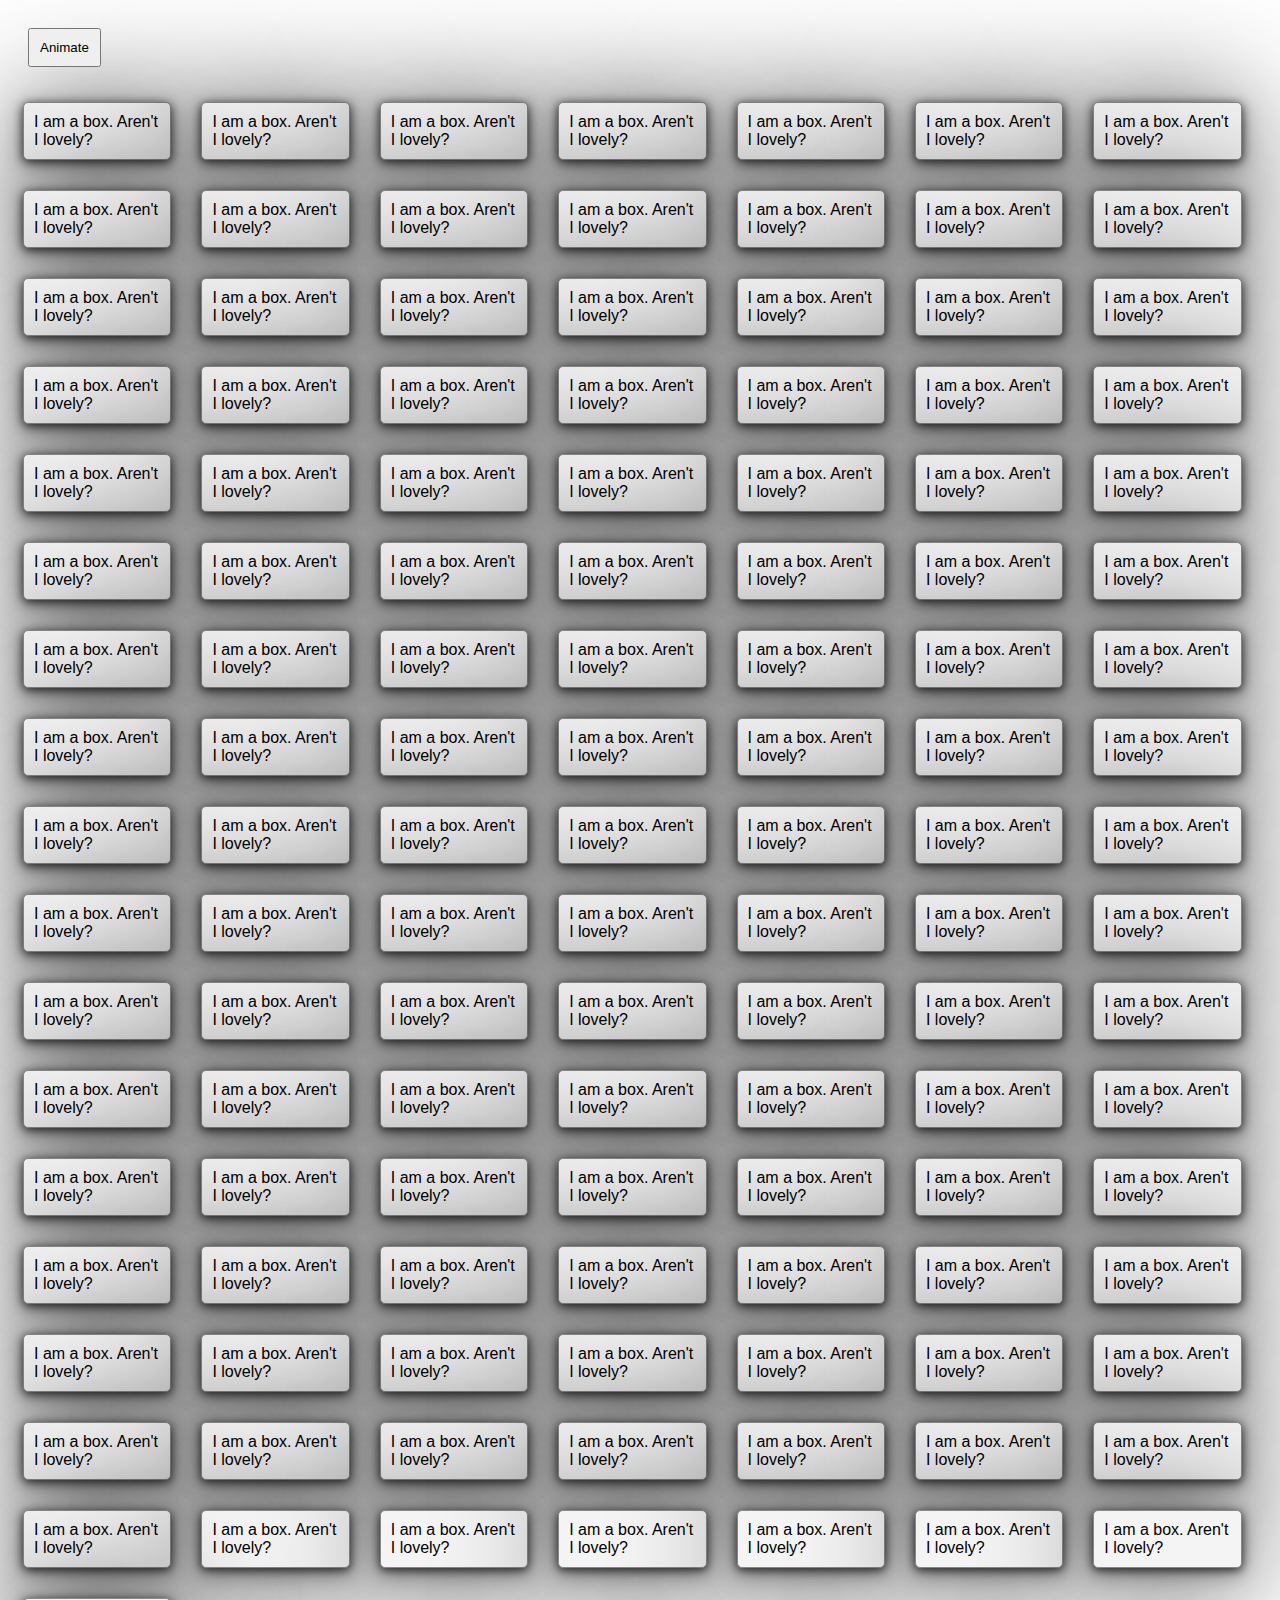
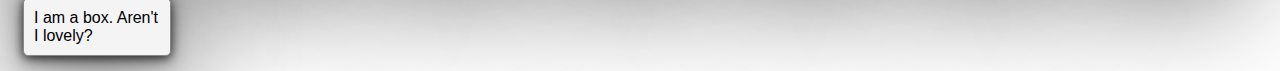
<file: 005/index.html>
<!DOCTYPE html>
<html>
<head>
    <meta charset=utf-8/>
    <title>Rotate</title>
    <link href="css/style.css" rel="stylesheet">
</head>
<body>
<div id="controls">
    <button id="animate">Animate</button>
</div>
<div>
    <div class="box">I am a box. Aren't I lovely?</div>
    <div class="box">I am a box. Aren't I lovely?</div>
    <div class="box">I am a box. Aren't I lovely?</div>
    <div class="box">I am a box. Aren't I lovely?</div>
    <div class="box">I am a box. Aren't I lovely?</div>
    <div class="box">I am a box. Aren't I lovely?</div>
    <div class="box">I am a box. Aren't I lovely?</div>
    <div class="box">I am a box. Aren't I lovely?</div>
    <div class="box">I am a box. Aren't I lovely?</div>
    <div class="box">I am a box. Aren't I lovely?</div>
    <div class="box">I am a box. Aren't I lovely?</div>
    <div class="box">I am a box. Aren't I lovely?</div>
    <div class="box">I am a box. Aren't I lovely?</div>
    <div class="box">I am a box. Aren't I lovely?</div>
    <div class="box">I am a box. Aren't I lovely?</div>
    <div class="box">I am a box. Aren't I lovely?</div>
    <div class="box">I am a box. Aren't I lovely?</div>
    <div class="box">I am a box. Aren't I lovely?</div>
    <div class="box">I am a box. Aren't I lovely?</div>
    <div class="box">I am a box. Aren't I lovely?</div>
    <div class="box">I am a box. Aren't I lovely?</div>
    <div class="box">I am a box. Aren't I lovely?</div>
    <div class="box">I am a box. Aren't I lovely?</div>
    <div class="box">I am a box. Aren't I lovely?</div>
    <div class="box">I am a box. Aren't I lovely?</div>
    <div class="box">I am a box. Aren't I lovely?</div>
    <div class="box">I am a box. Aren't I lovely?</div>
    <div class="box">I am a box. Aren't I lovely?</div>
    <div class="box">I am a box. Aren't I lovely?</div>
    <div class="box">I am a box. Aren't I lovely?</div>
    <div class="box">I am a box. Aren't I lovely?</div>
    <div class="box">I am a box. Aren't I lovely?</div>
    <div class="box">I am a box. Aren't I lovely?</div>
    <div class="box">I am a box. Aren't I lovely?</div>
    <div class="box">I am a box. Aren't I lovely?</div>
    <div class="box">I am a box. Aren't I lovely?</div>
    <div class="box">I am a box. Aren't I lovely?</div>
    <div class="box">I am a box. Aren't I lovely?</div>
    <div class="box">I am a box. Aren't I lovely?</div>
    <div class="box">I am a box. Aren't I lovely?</div>
    <div class="box">I am a box. Aren't I lovely?</div>
    <div class="box">I am a box. Aren't I lovely?</div>
    <div class="box">I am a box. Aren't I lovely?</div>
    <div class="box">I am a box. Aren't I lovely?</div>
    <div class="box">I am a box. Aren't I lovely?</div>
    <div class="box">I am a box. Aren't I lovely?</div>
    <div class="box">I am a box. Aren't I lovely?</div>
    <div class="box">I am a box. Aren't I lovely?</div>
    <div class="box">I am a box. Aren't I lovely?</div>
    <div class="box">I am a box. Aren't I lovely?</div>
    <div class="box">I am a box. Aren't I lovely?</div>
    <div class="box">I am a box. Aren't I lovely?</div>
    <div class="box">I am a box. Aren't I lovely?</div>
    <div class="box">I am a box. Aren't I lovely?</div>
    <div class="box">I am a box. Aren't I lovely?</div>
    <div class="box">I am a box. Aren't I lovely?</div>
    <div class="box">I am a box. Aren't I lovely?</div>
    <div class="box">I am a box. Aren't I lovely?</div>
    <div class="box">I am a box. Aren't I lovely?</div>
    <div class="box">I am a box. Aren't I lovely?</div>
    <div class="box">I am a box. Aren't I lovely?</div>
    <div class="box">I am a box. Aren't I lovely?</div>
    <div class="box">I am a box. Aren't I lovely?</div>
    <div class="box">I am a box. Aren't I lovely?</div>
    <div class="box">I am a box. Aren't I lovely?</div>
    <div class="box">I am a box. Aren't I lovely?</div>
    <div class="box">I am a box. Aren't I lovely?</div>
    <div class="box">I am a box. Aren't I lovely?</div>
    <div class="box">I am a box. Aren't I lovely?</div>
    <div class="box">I am a box. Aren't I lovely?</div>
    <div class="box">I am a box. Aren't I lovely?</div>
    <div class="box">I am a box. Aren't I lovely?</div>
    <div class="box">I am a box. Aren't I lovely?</div>
    <div class="box">I am a box. Aren't I lovely?</div>
    <div class="box">I am a box. Aren't I lovely?</div>
    <div class="box">I am a box. Aren't I lovely?</div>
    <div class="box">I am a box. Aren't I lovely?</div>
    <div class="box">I am a box. Aren't I lovely?</div>
    <div class="box">I am a box. Aren't I lovely?</div>
    <div class="box">I am a box. Aren't I lovely?</div>
    <div class="box">I am a box. Aren't I lovely?</div>
    <div class="box">I am a box. Aren't I lovely?</div>
    <div class="box">I am a box. Aren't I lovely?</div>
    <div class="box">I am a box. Aren't I lovely?</div>
    <div class="box">I am a box. Aren't I lovely?</div>
    <div class="box">I am a box. Aren't I lovely?</div>
    <div class="box">I am a box. Aren't I lovely?</div>
    <div class="box">I am a box. Aren't I lovely?</div>
    <div class="box">I am a box. Aren't I lovely?</div>
    <div class="box">I am a box. Aren't I lovely?</div>
    <div class="box">I am a box. Aren't I lovely?</div>
    <div class="box">I am a box. Aren't I lovely?</div>
    <div class="box">I am a box. Aren't I lovely?</div>
    <div class="box">I am a box. Aren't I lovely?</div>
    <div class="box">I am a box. Aren't I lovely?</div>
    <div class="box">I am a box. Aren't I lovely?</div>
    <div class="box">I am a box. Aren't I lovely?</div>
    <div class="box">I am a box. Aren't I lovely?</div>
    <div class="box">I am a box. Aren't I lovely?</div>
    <div class="box">I am a box. Aren't I lovely?</div>
    <div class="box">I am a box. Aren't I lovely?</div>
    <div class="box">I am a box. Aren't I lovely?</div>
    <div class="box">I am a box. Aren't I lovely?</div>
    <div class="box">I am a box. Aren't I lovely?</div>
    <div class="box">I am a box. Aren't I lovely?</div>
    <div class="box">I am a box. Aren't I lovely?</div>
    <div class="box">I am a box. Aren't I lovely?</div>
    <div class="box">I am a box. Aren't I lovely?</div>
    <div class="box">I am a box. Aren't I lovely?</div>
    <div class="box">I am a box. Aren't I lovely?</div>
    <div class="box">I am a box. Aren't I lovely?</div>
    <div class="box">I am a box. Aren't I lovely?</div>
    <div class="box">I am a box. Aren't I lovely?</div>
    <div class="box">I am a box. Aren't I lovely?</div>
    <div class="box">I am a box. Aren't I lovely?</div>
    <div class="box">I am a box. Aren't I lovely?</div>
    <div class="box">I am a box. Aren't I lovely?</div>
    <div class="box">I am a box. Aren't I lovely?</div>
    <div class="box">I am a box. Aren't I lovely?</div>
    <div class="box">I am a box. Aren't I lovely?</div>
</div>
<script src="scripts/script.js"></script>
</body>
</html>
</file>
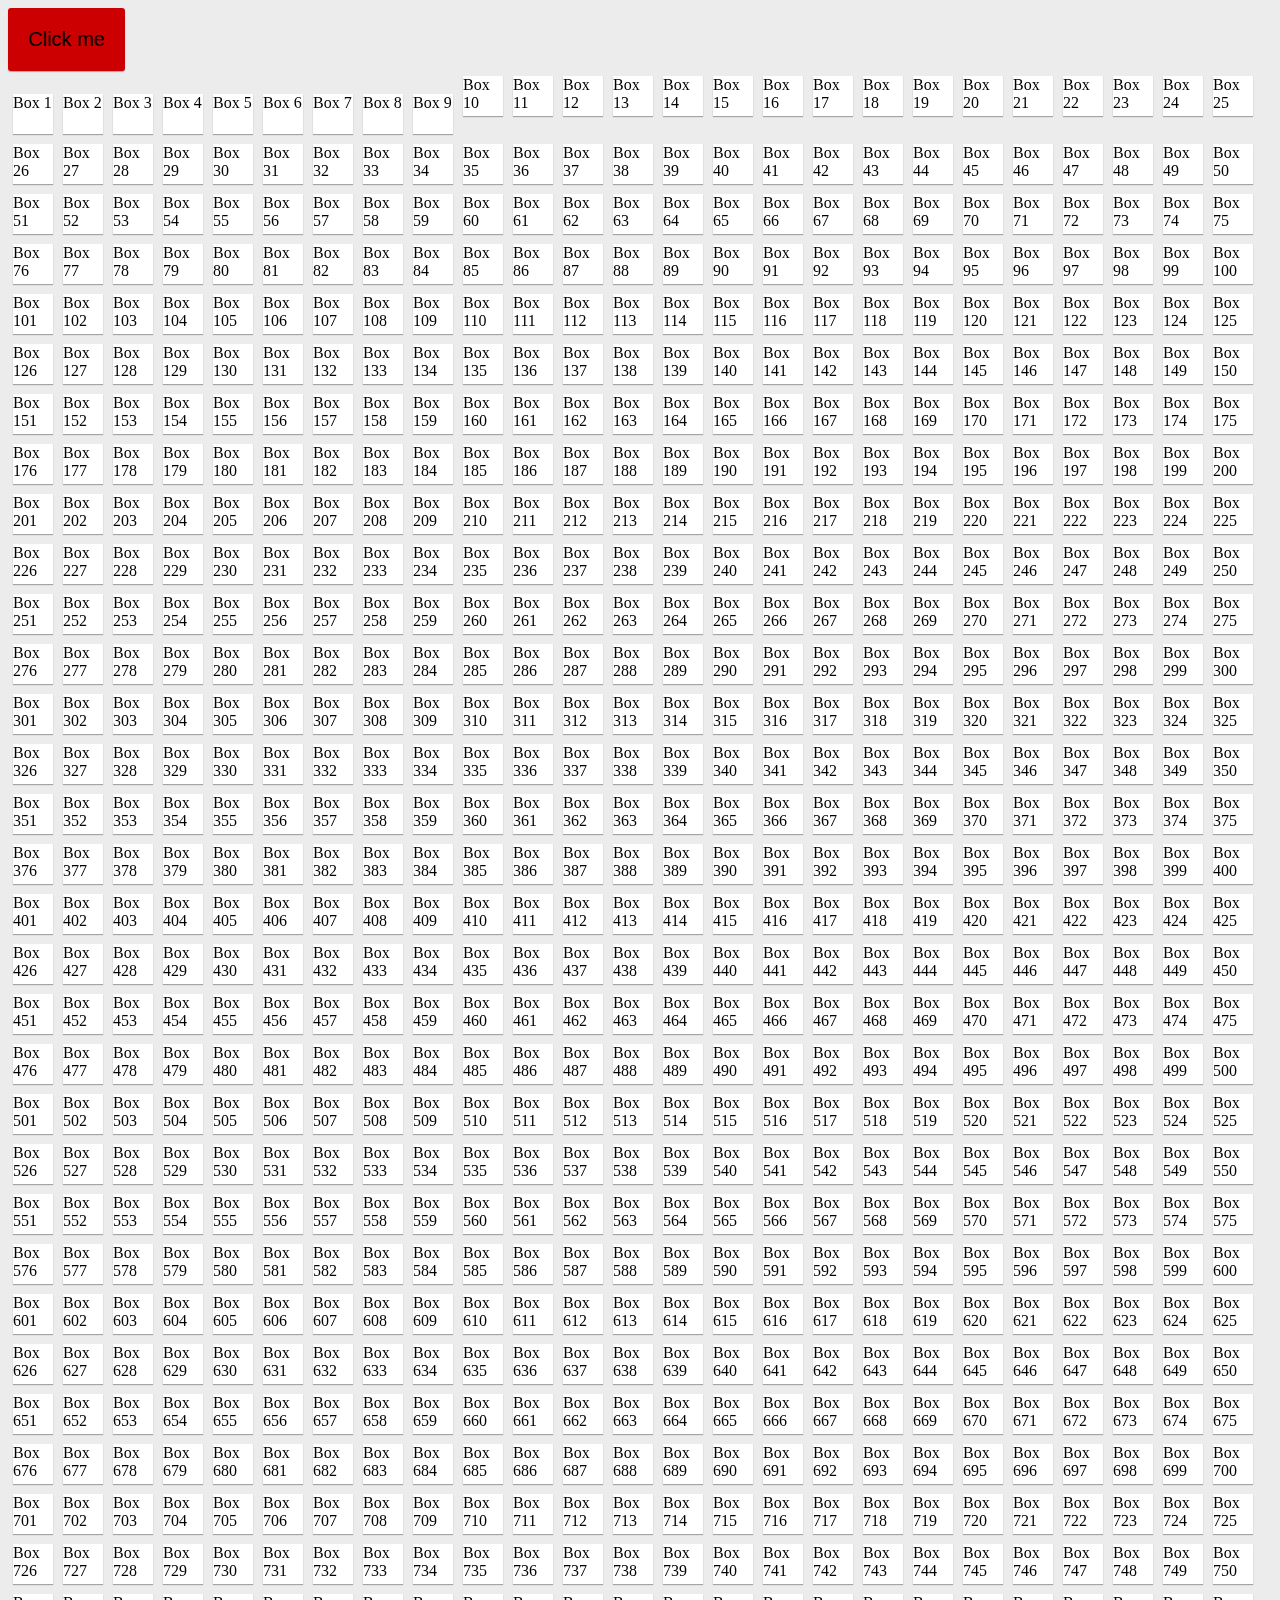
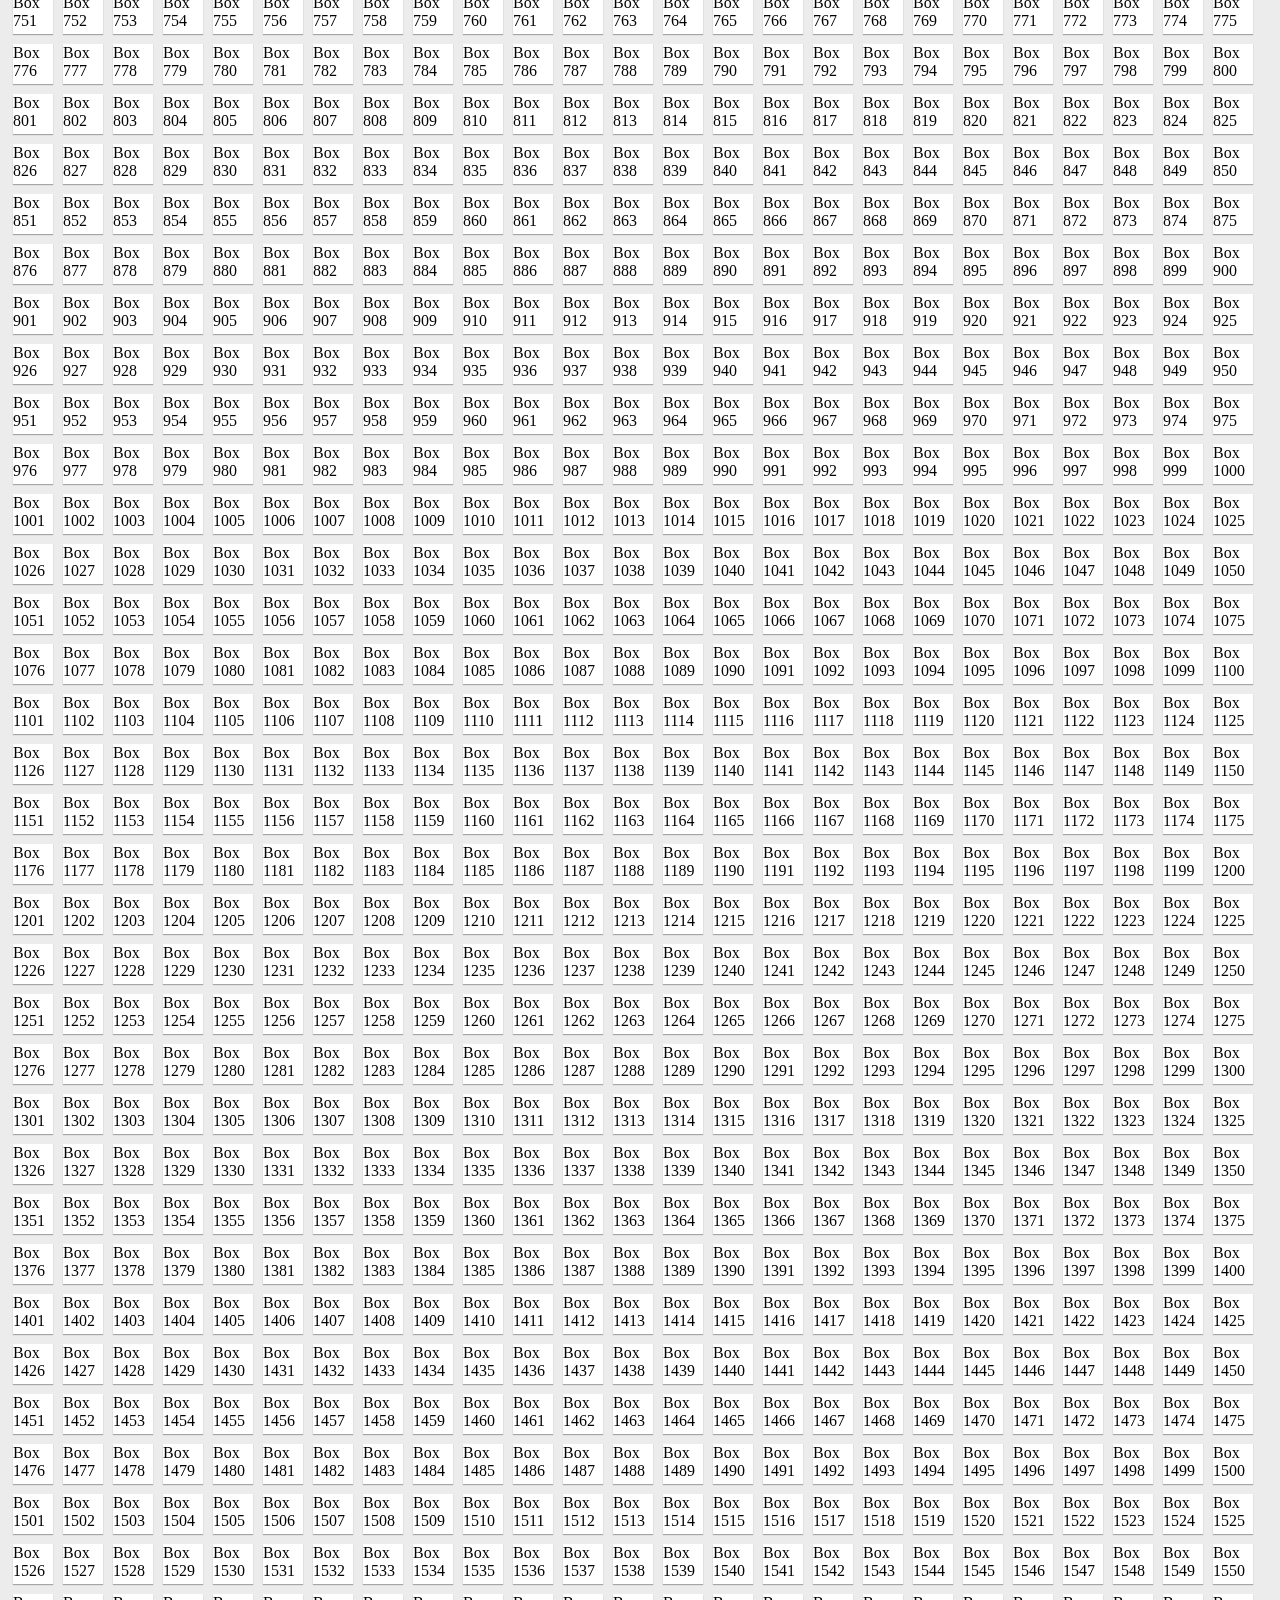
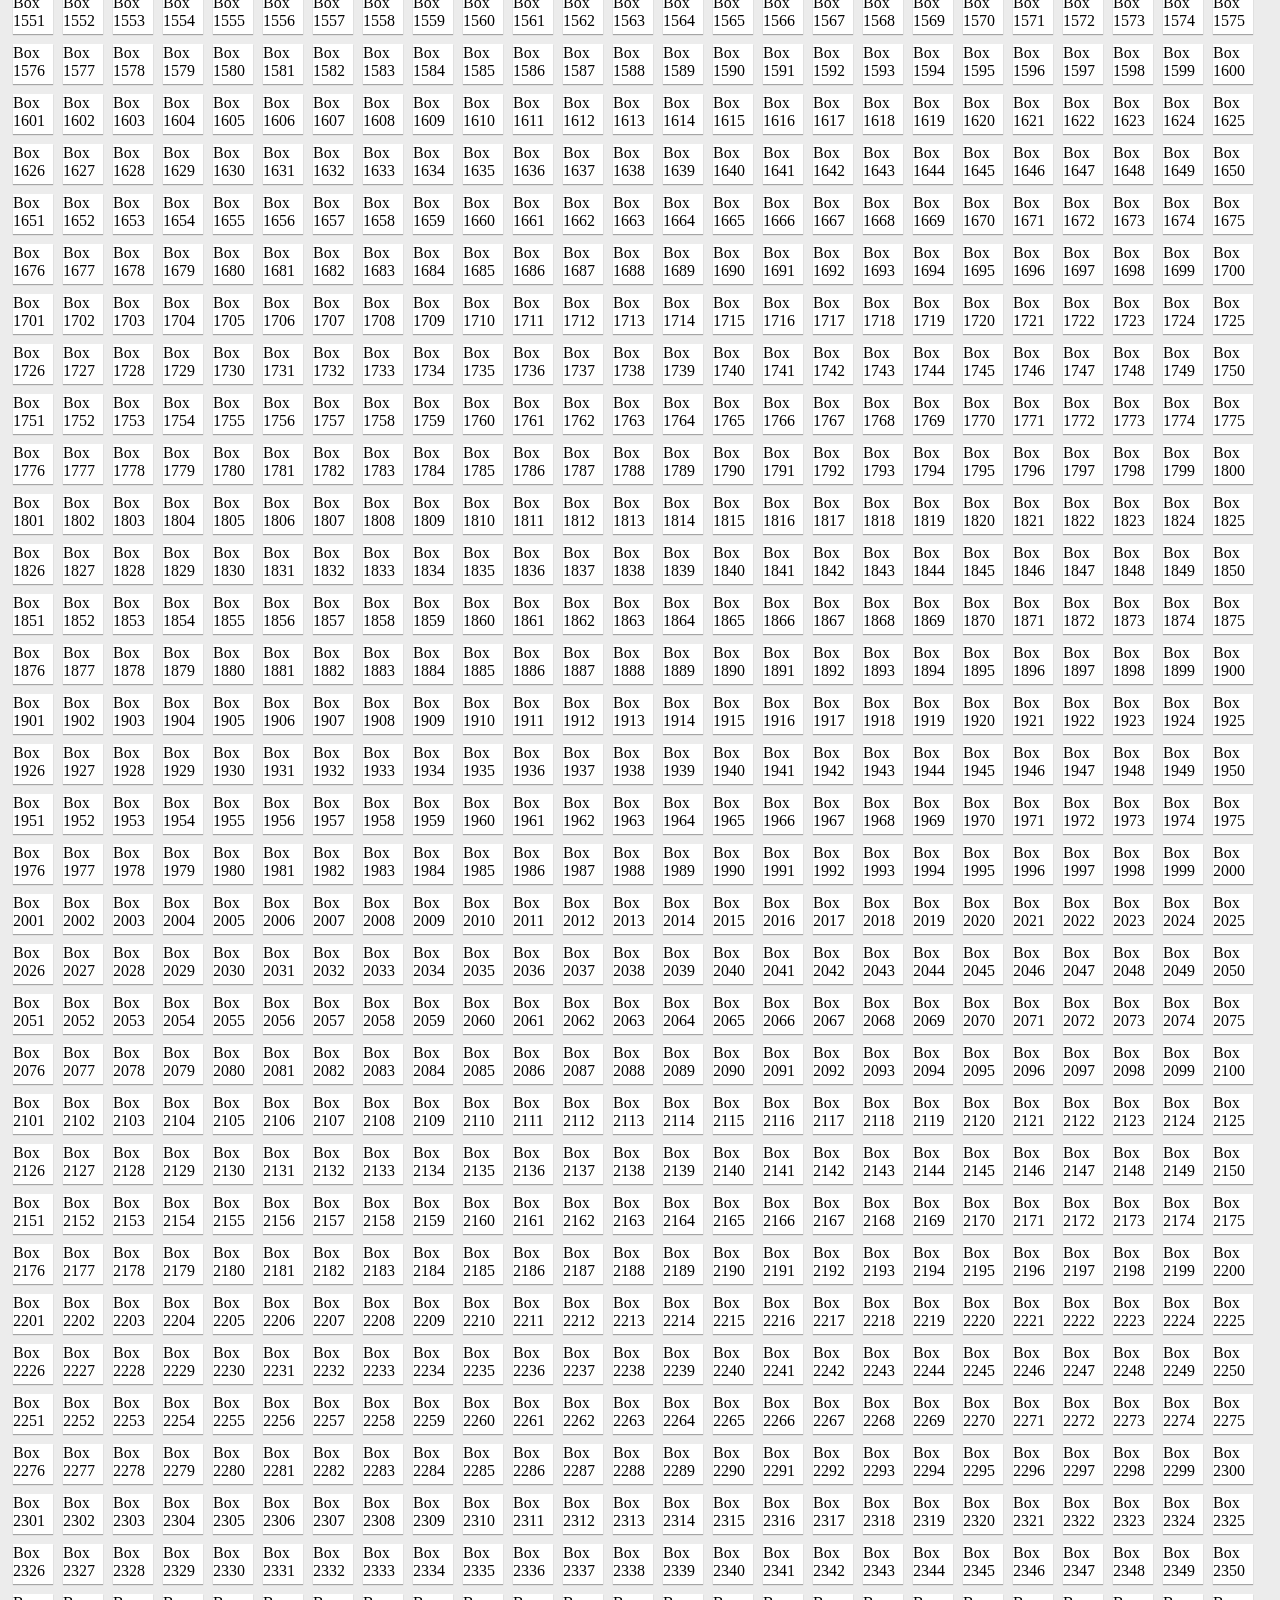
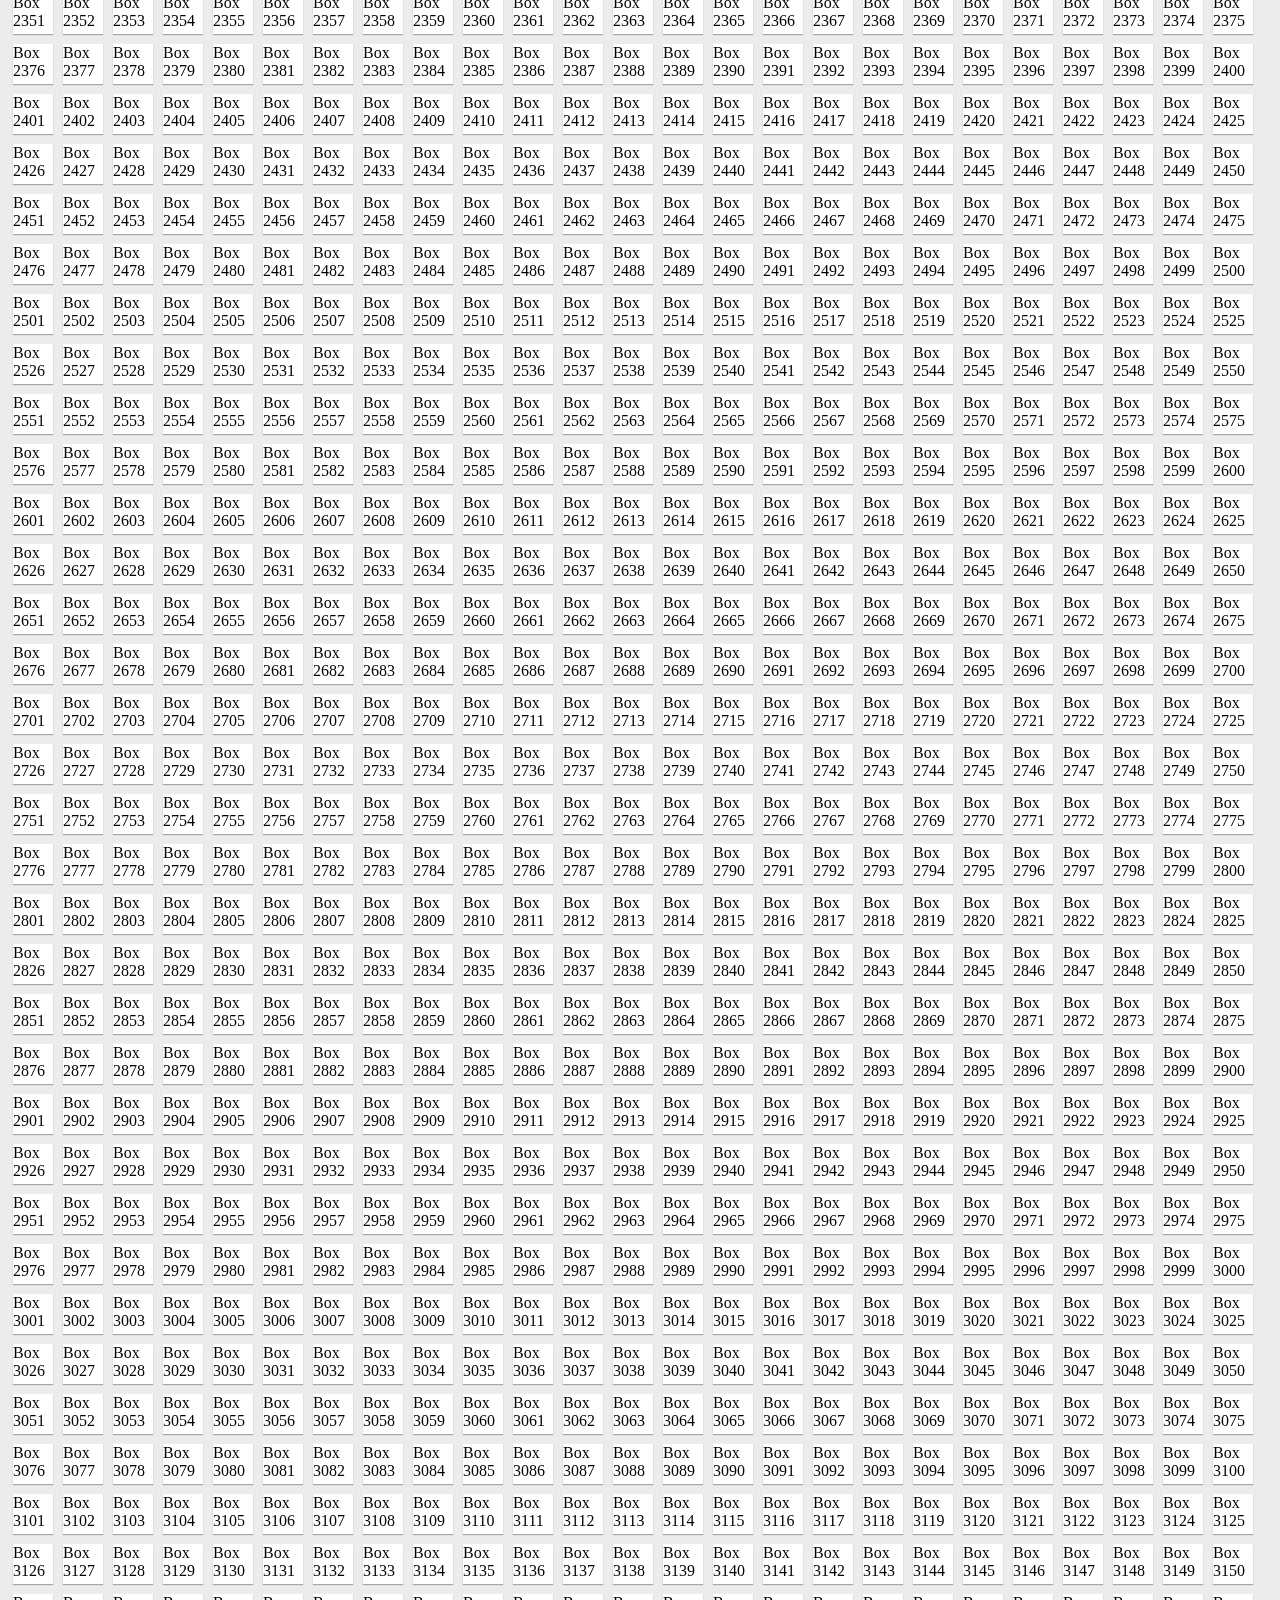
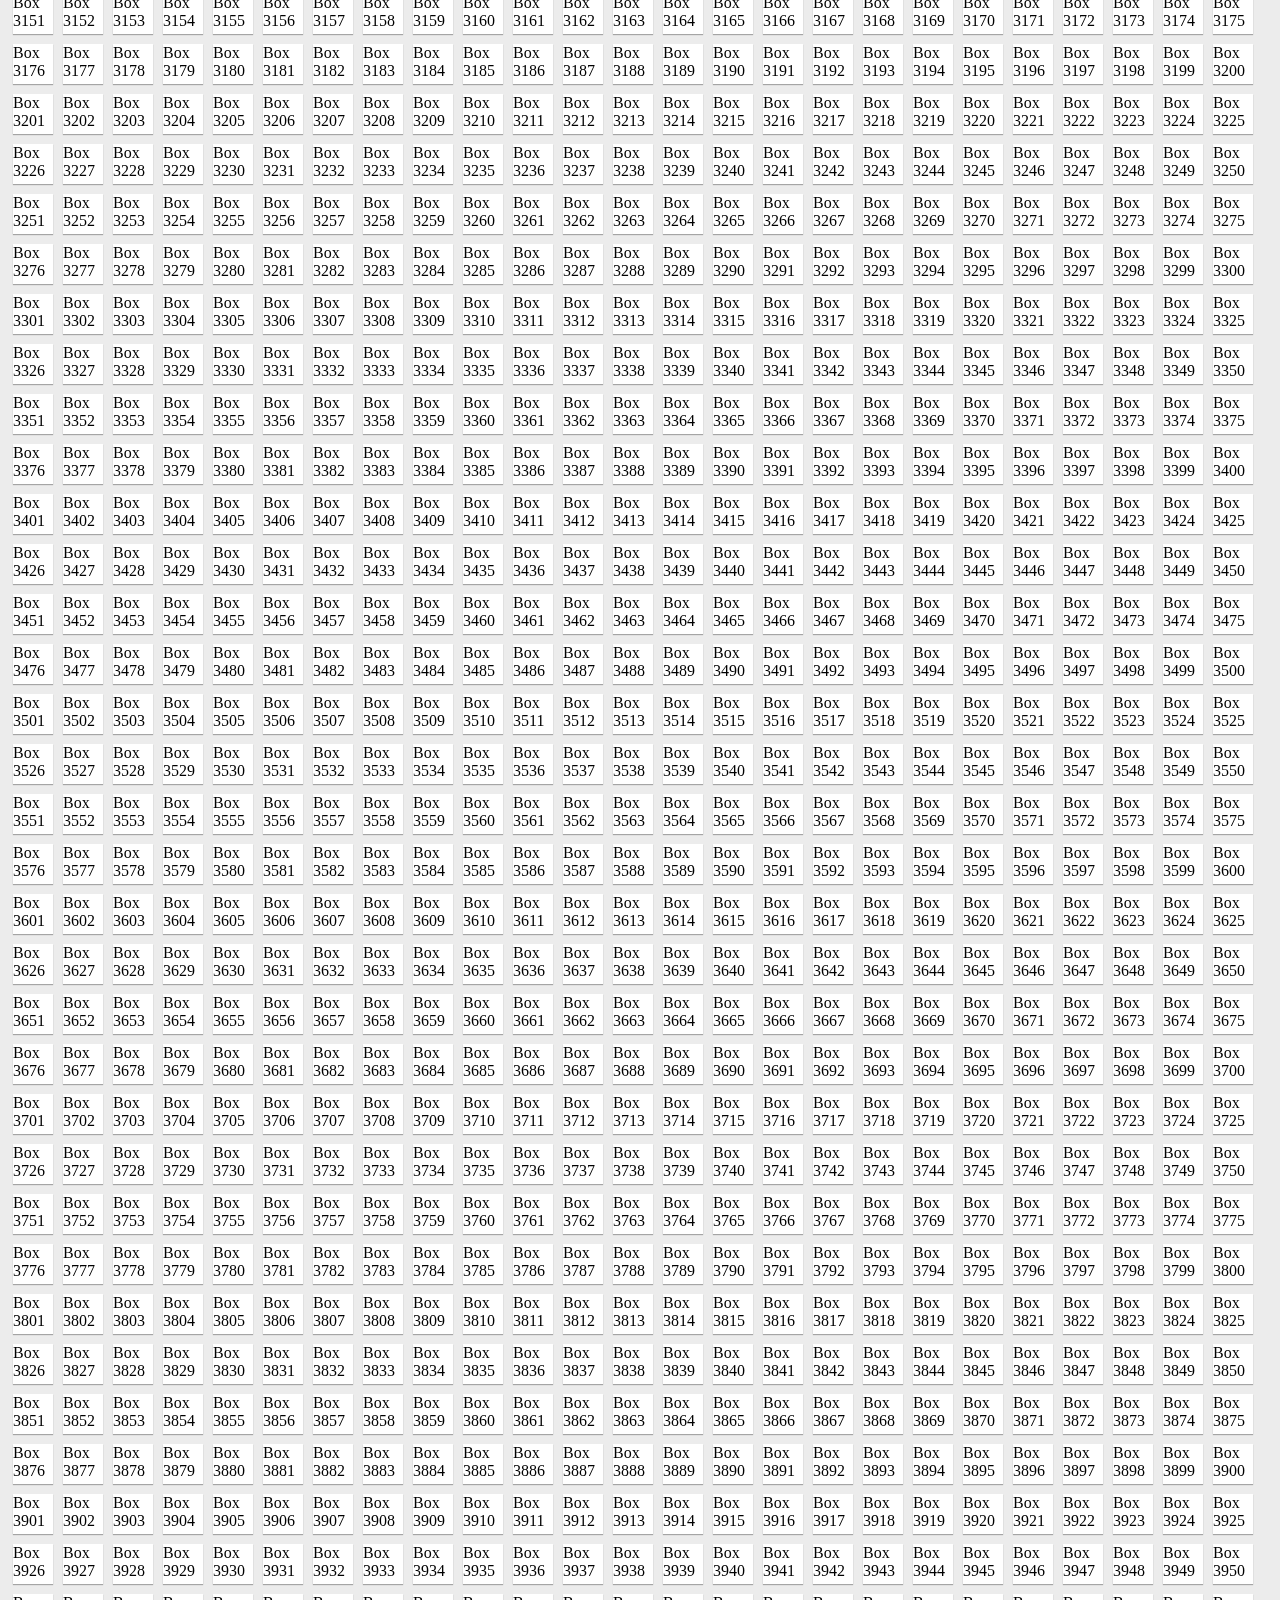
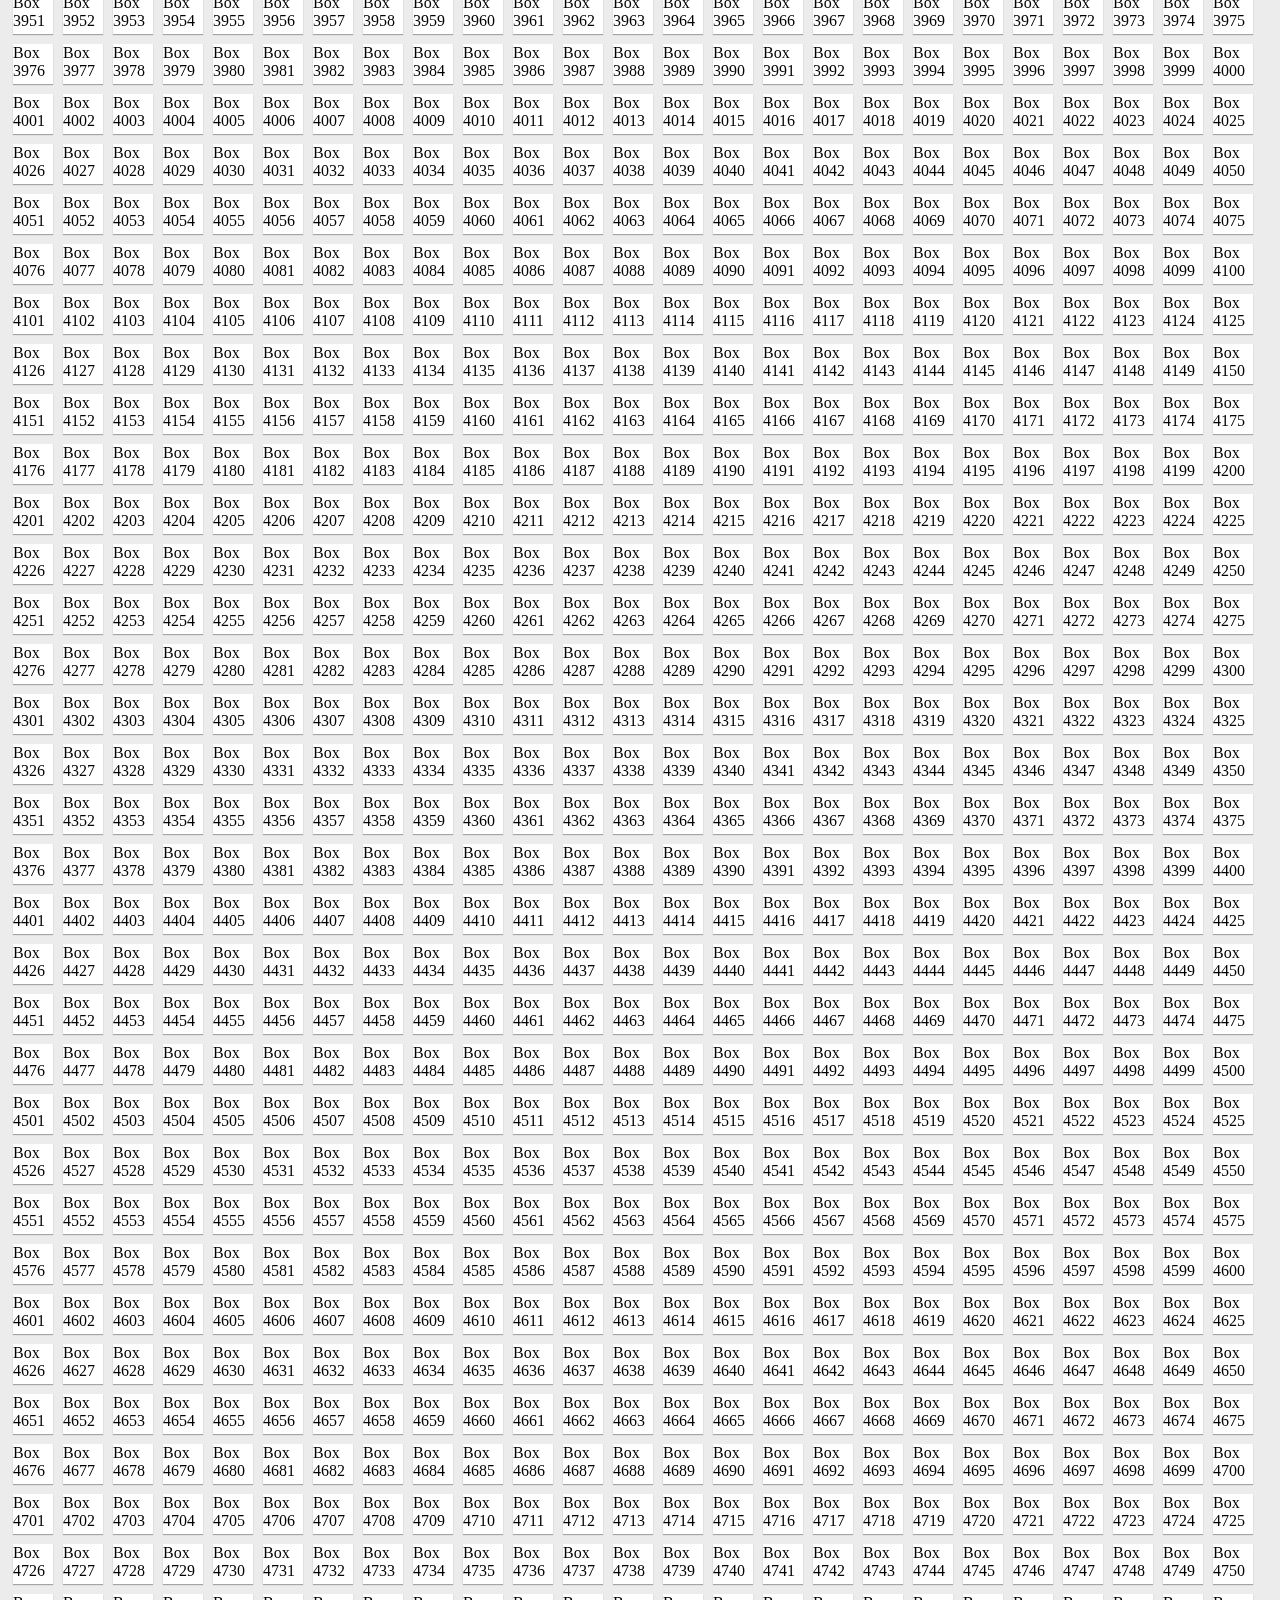
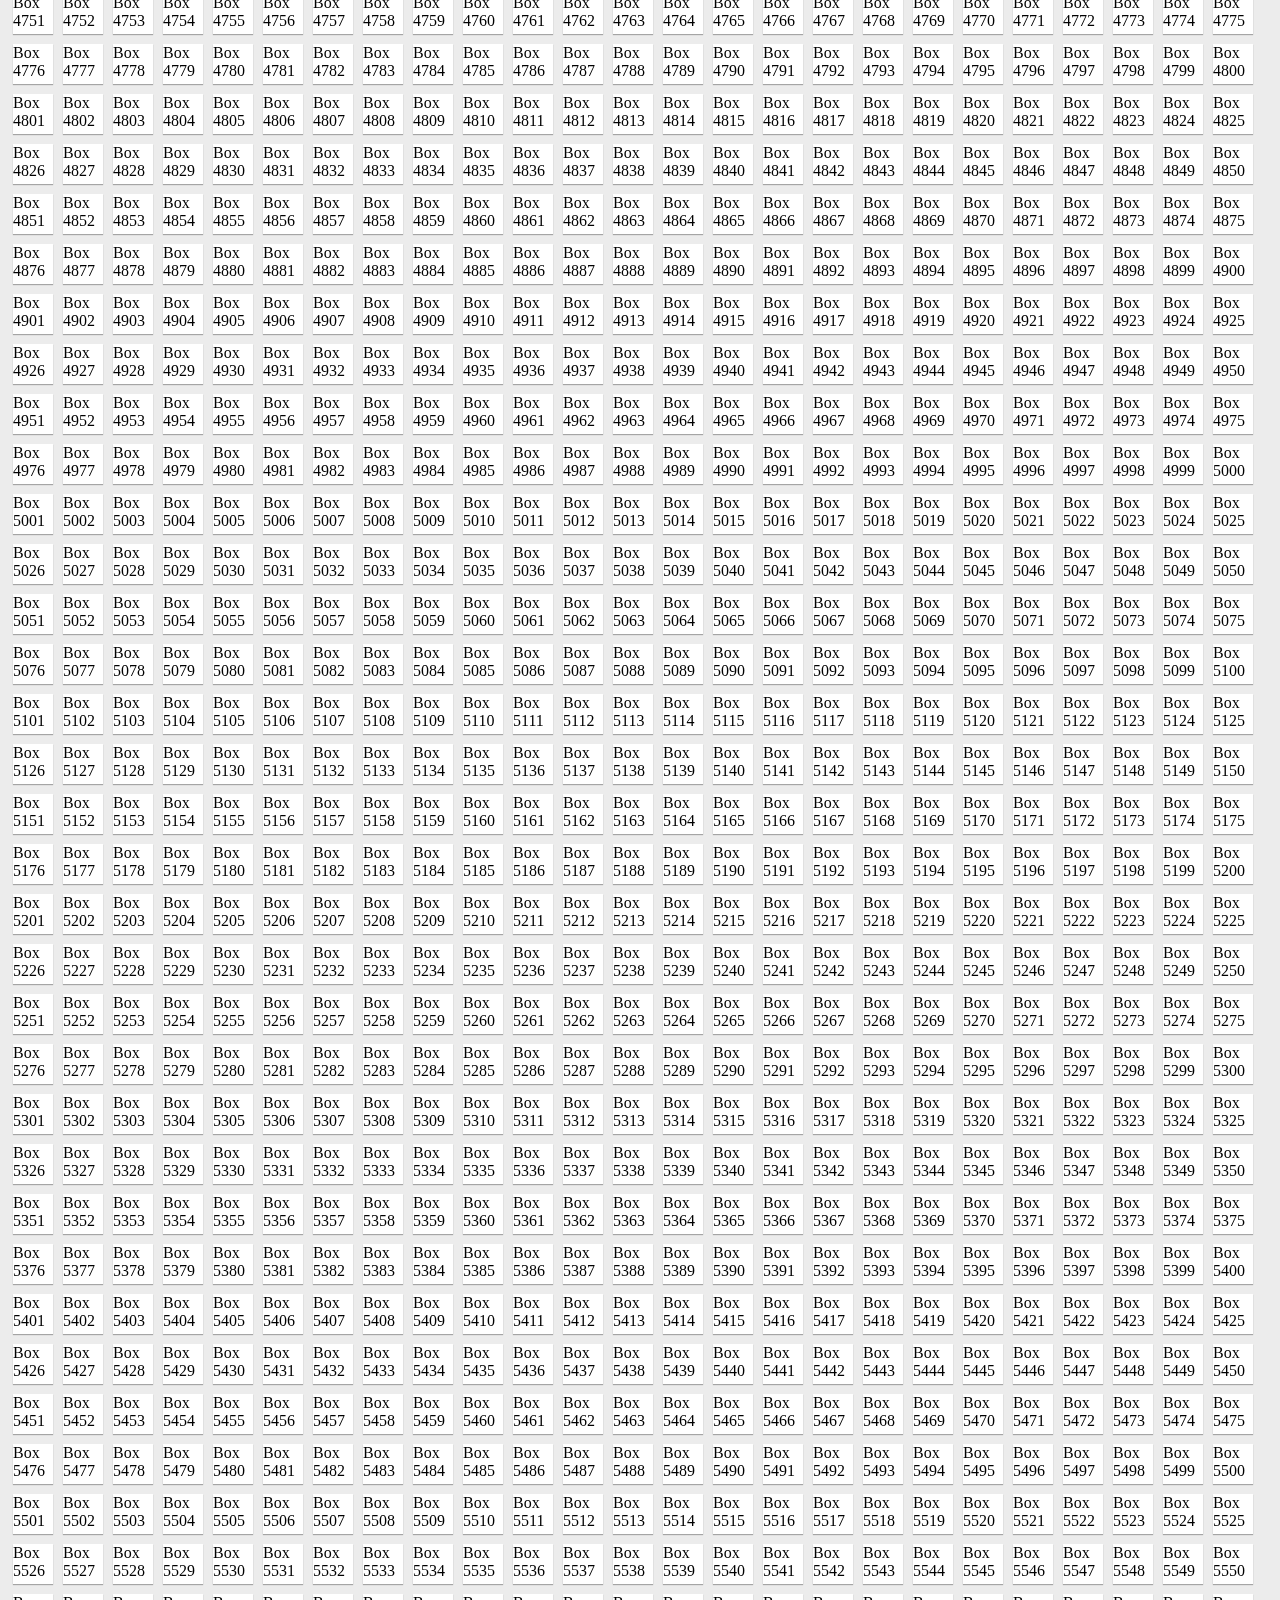
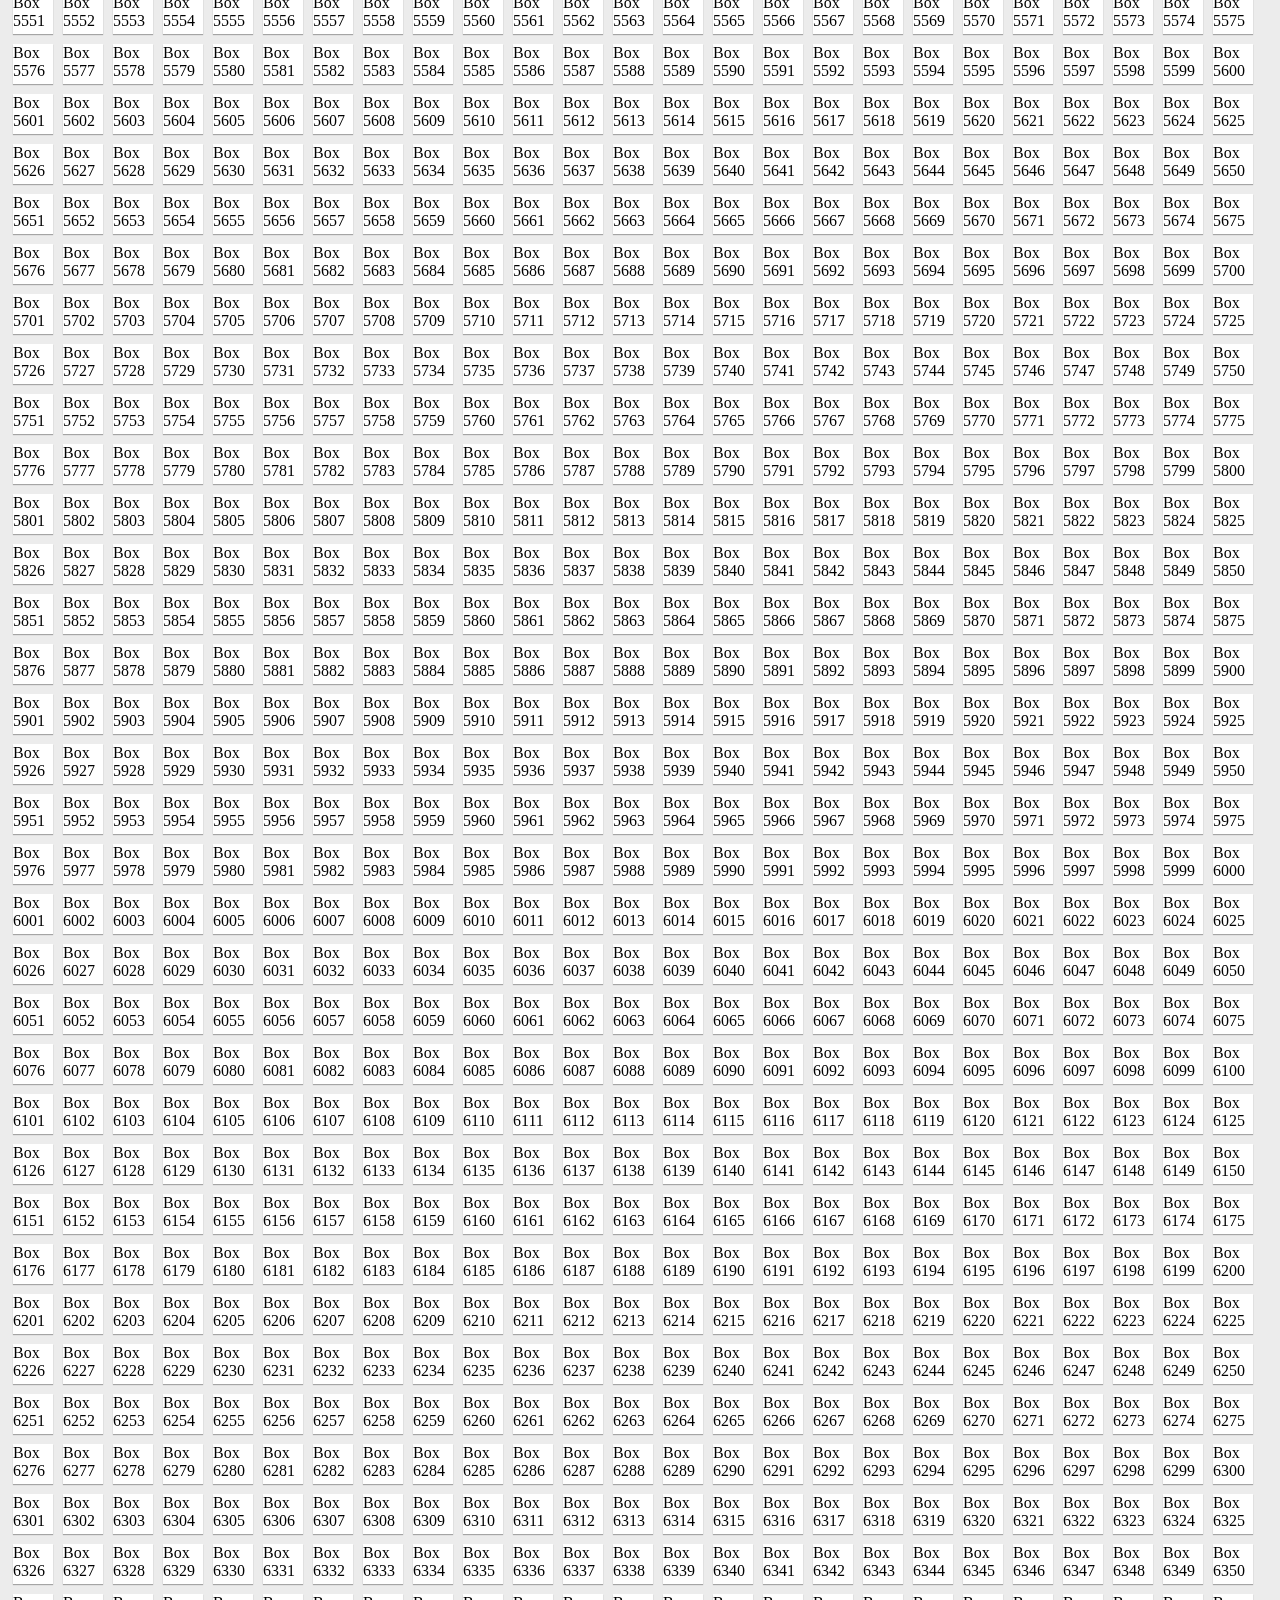
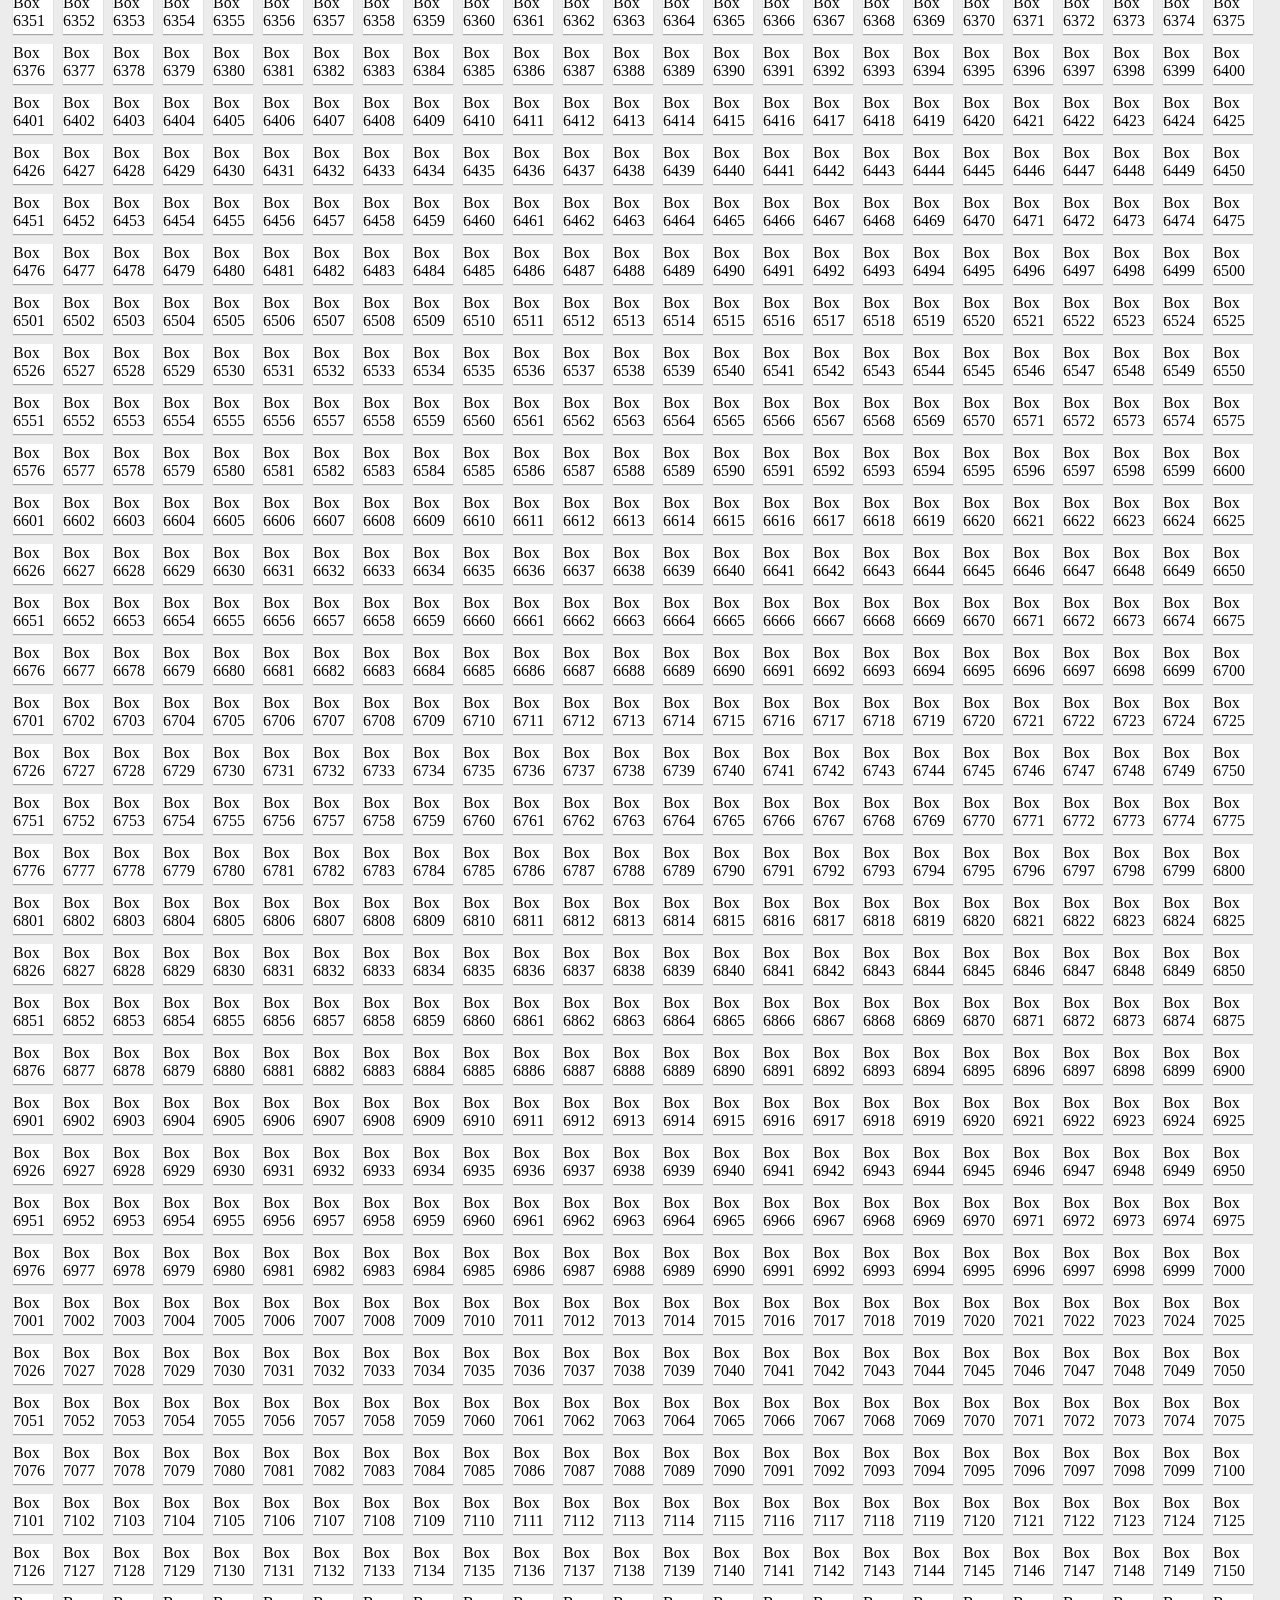
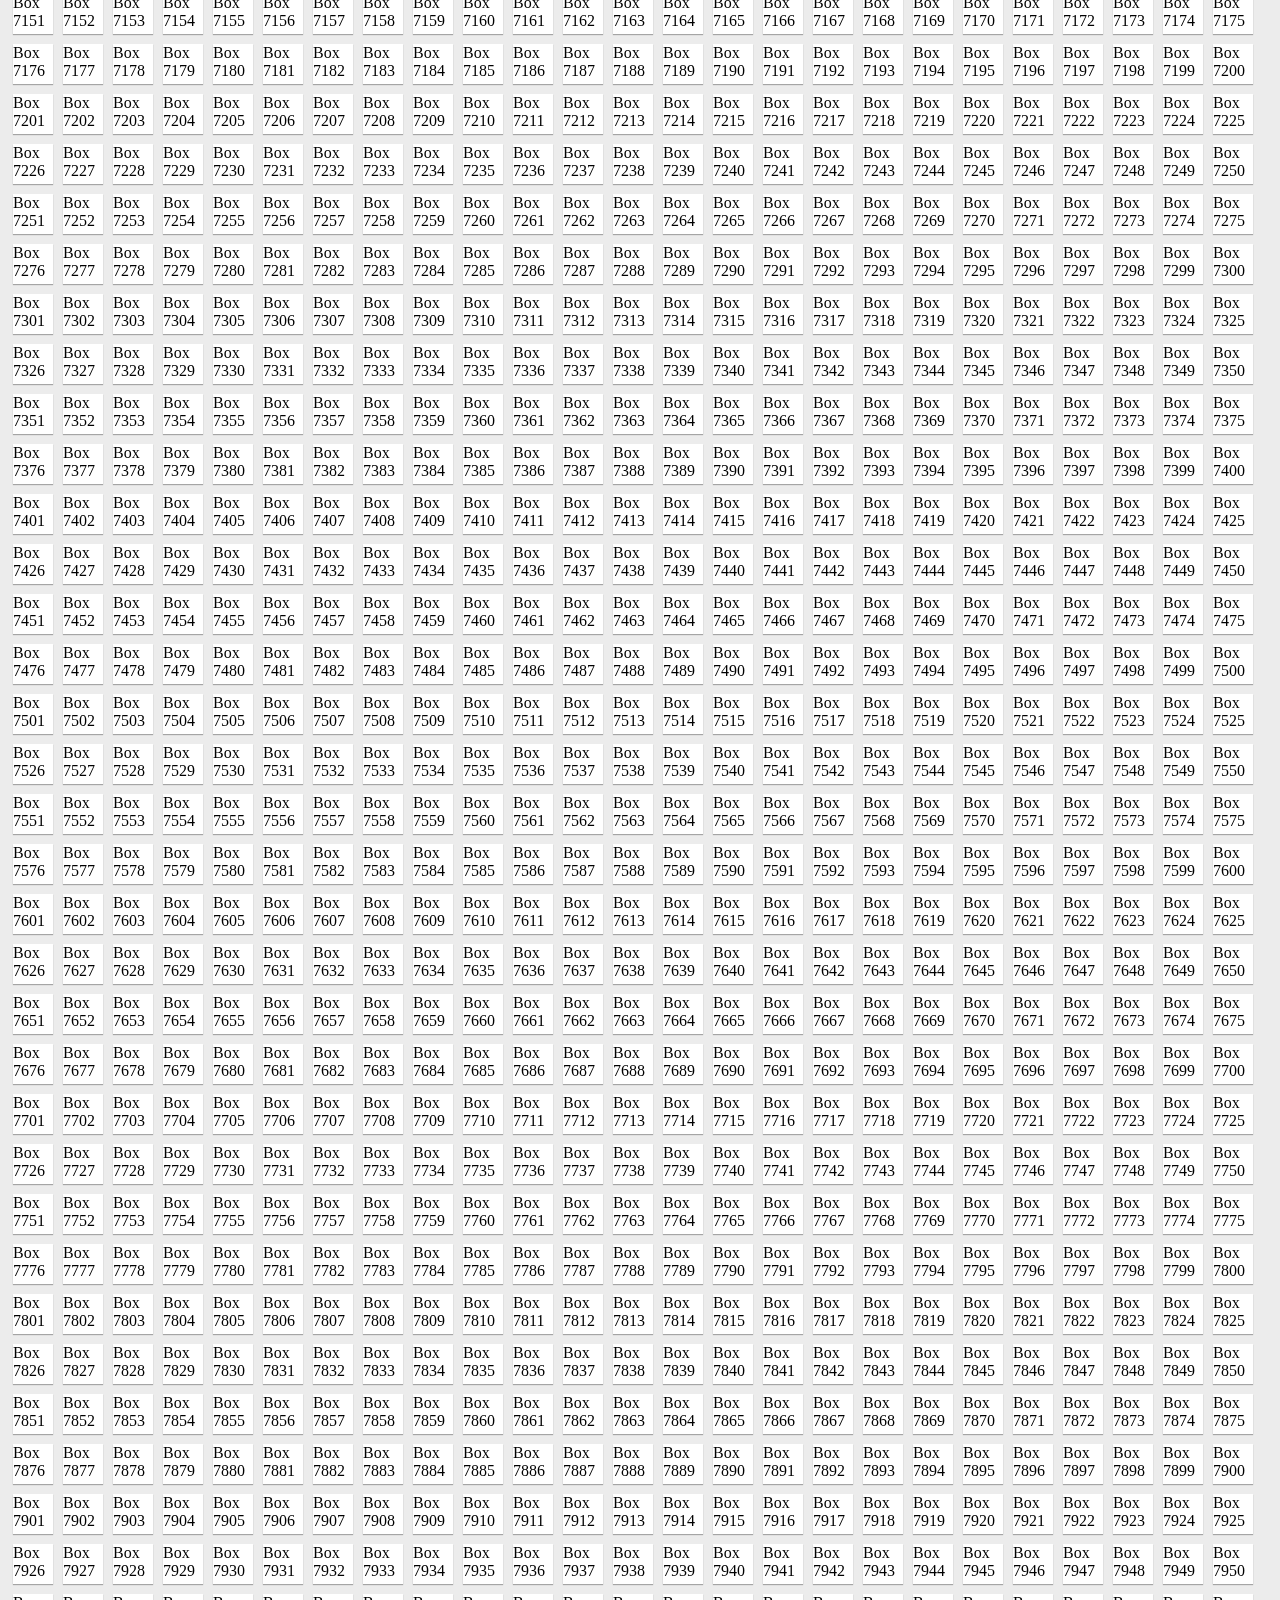
<file: 006/index.html>
<!doctype html>
<html>

<head>
  <meta charset="utf-8">
  <meta http-equiv="X-UA-Compatible" content="IE=edge,chrome=1">
  <meta name="author" content="" />
  <meta name="viewport" content="width=device-width">
  <title>Box Style Change</title>
  <link rel="stylesheet" href="assets/style.css">
</head>

<body>

<button>Click me</button>

<main>
  <div class="box-container">



  </div>
</main>
<script src="assets/scripts.js"></script>
</body>

</html>
</file>
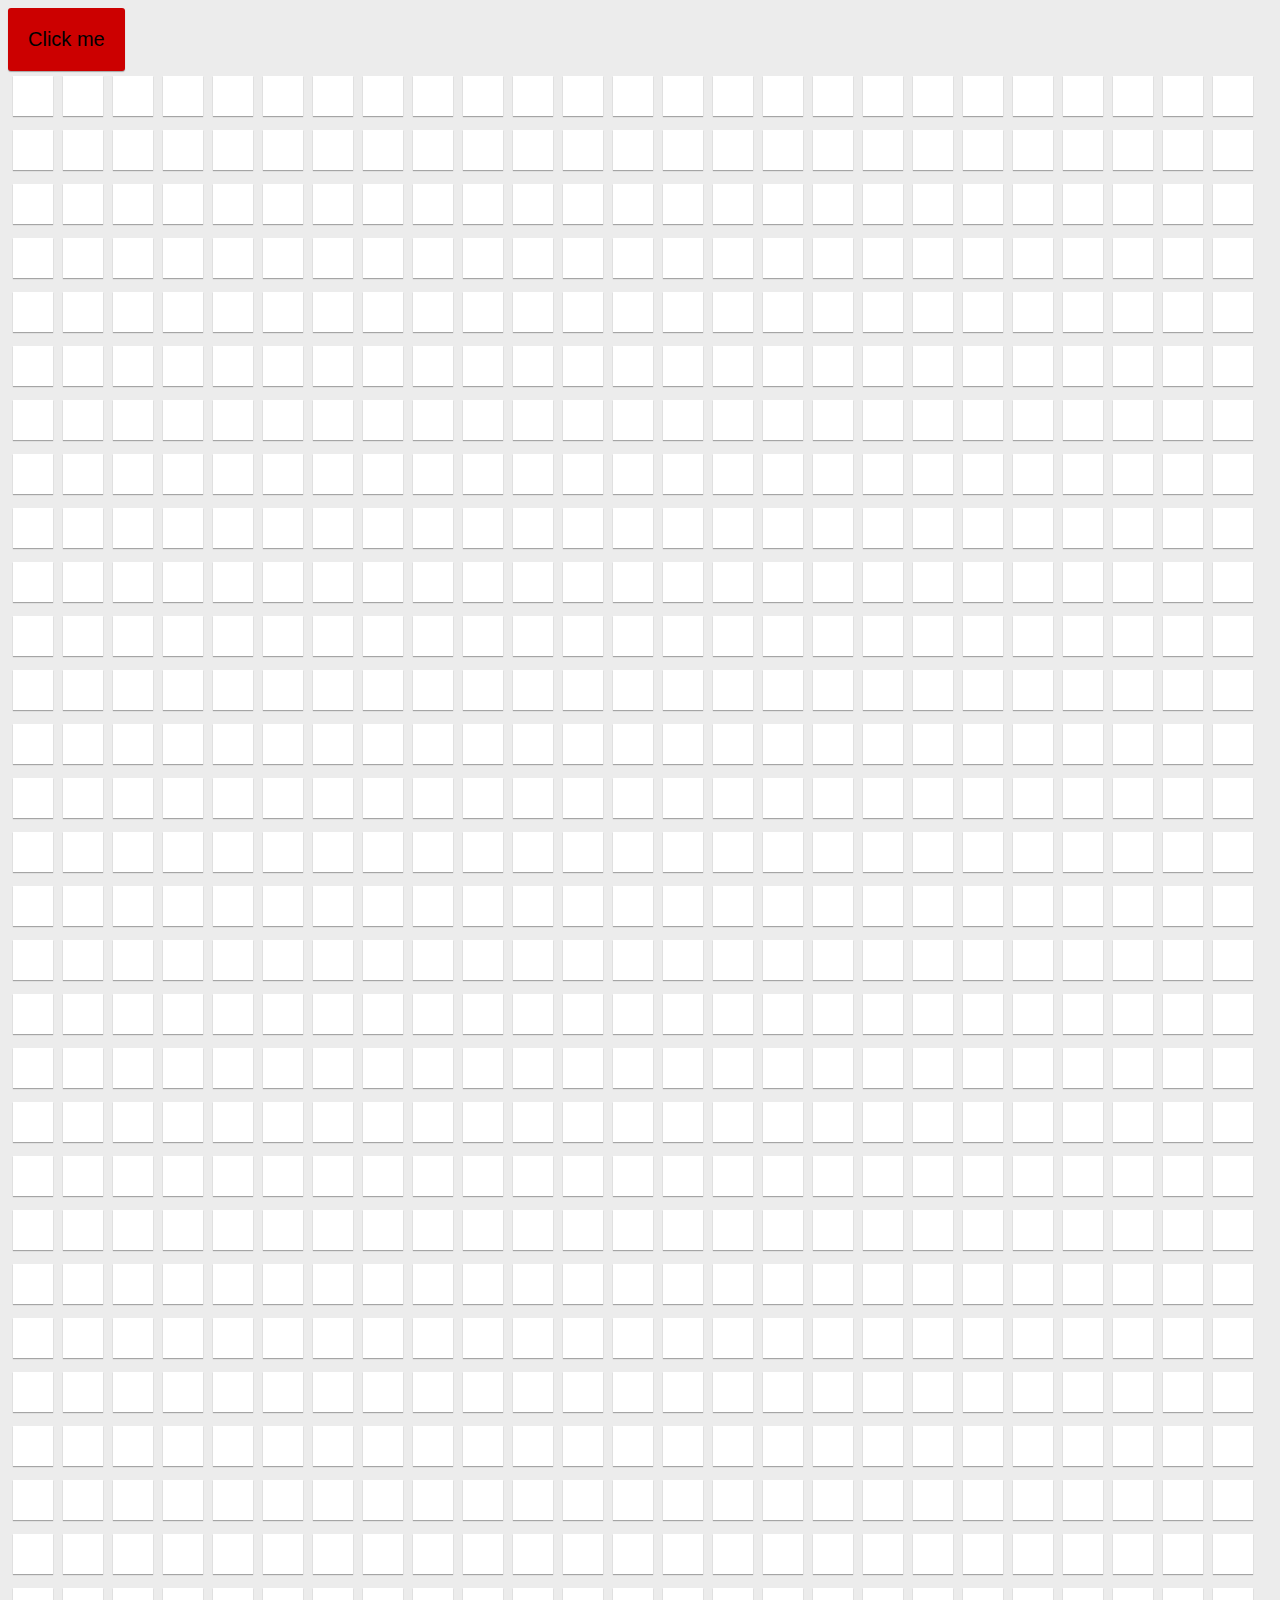
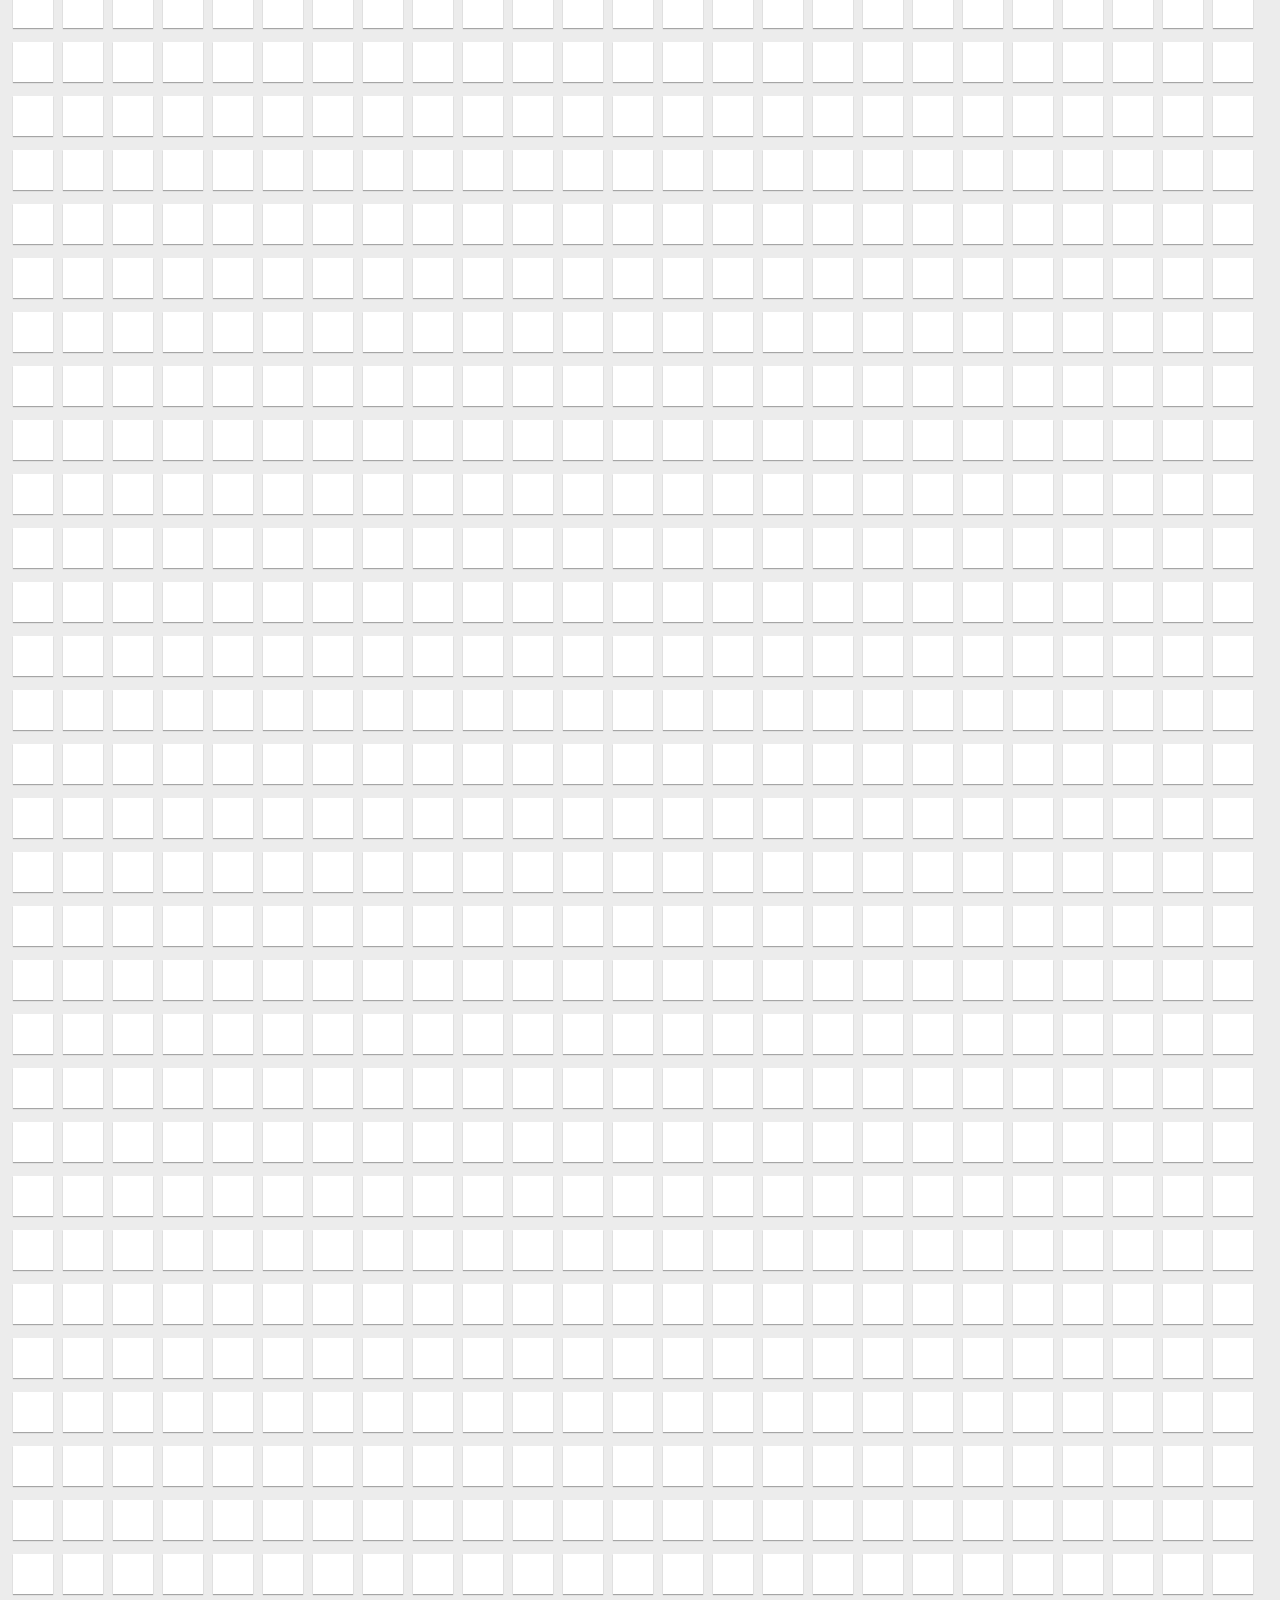
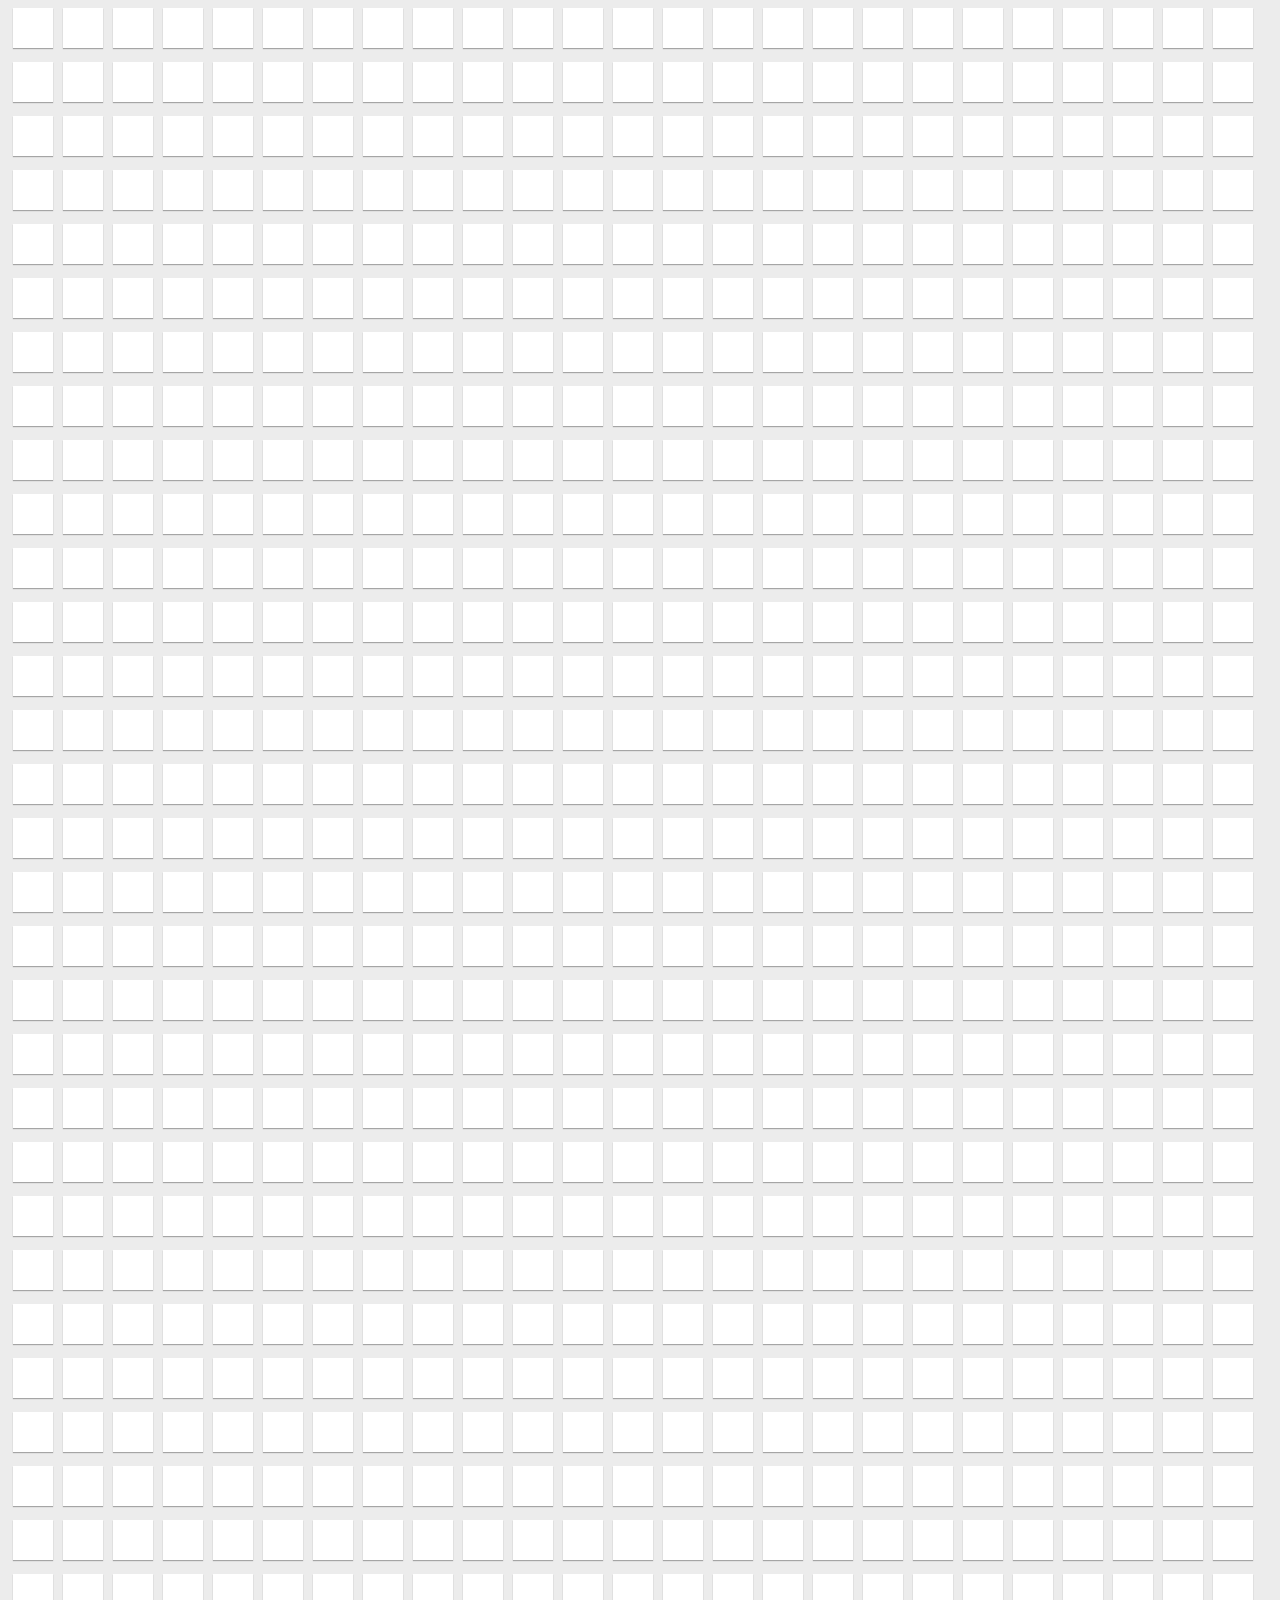
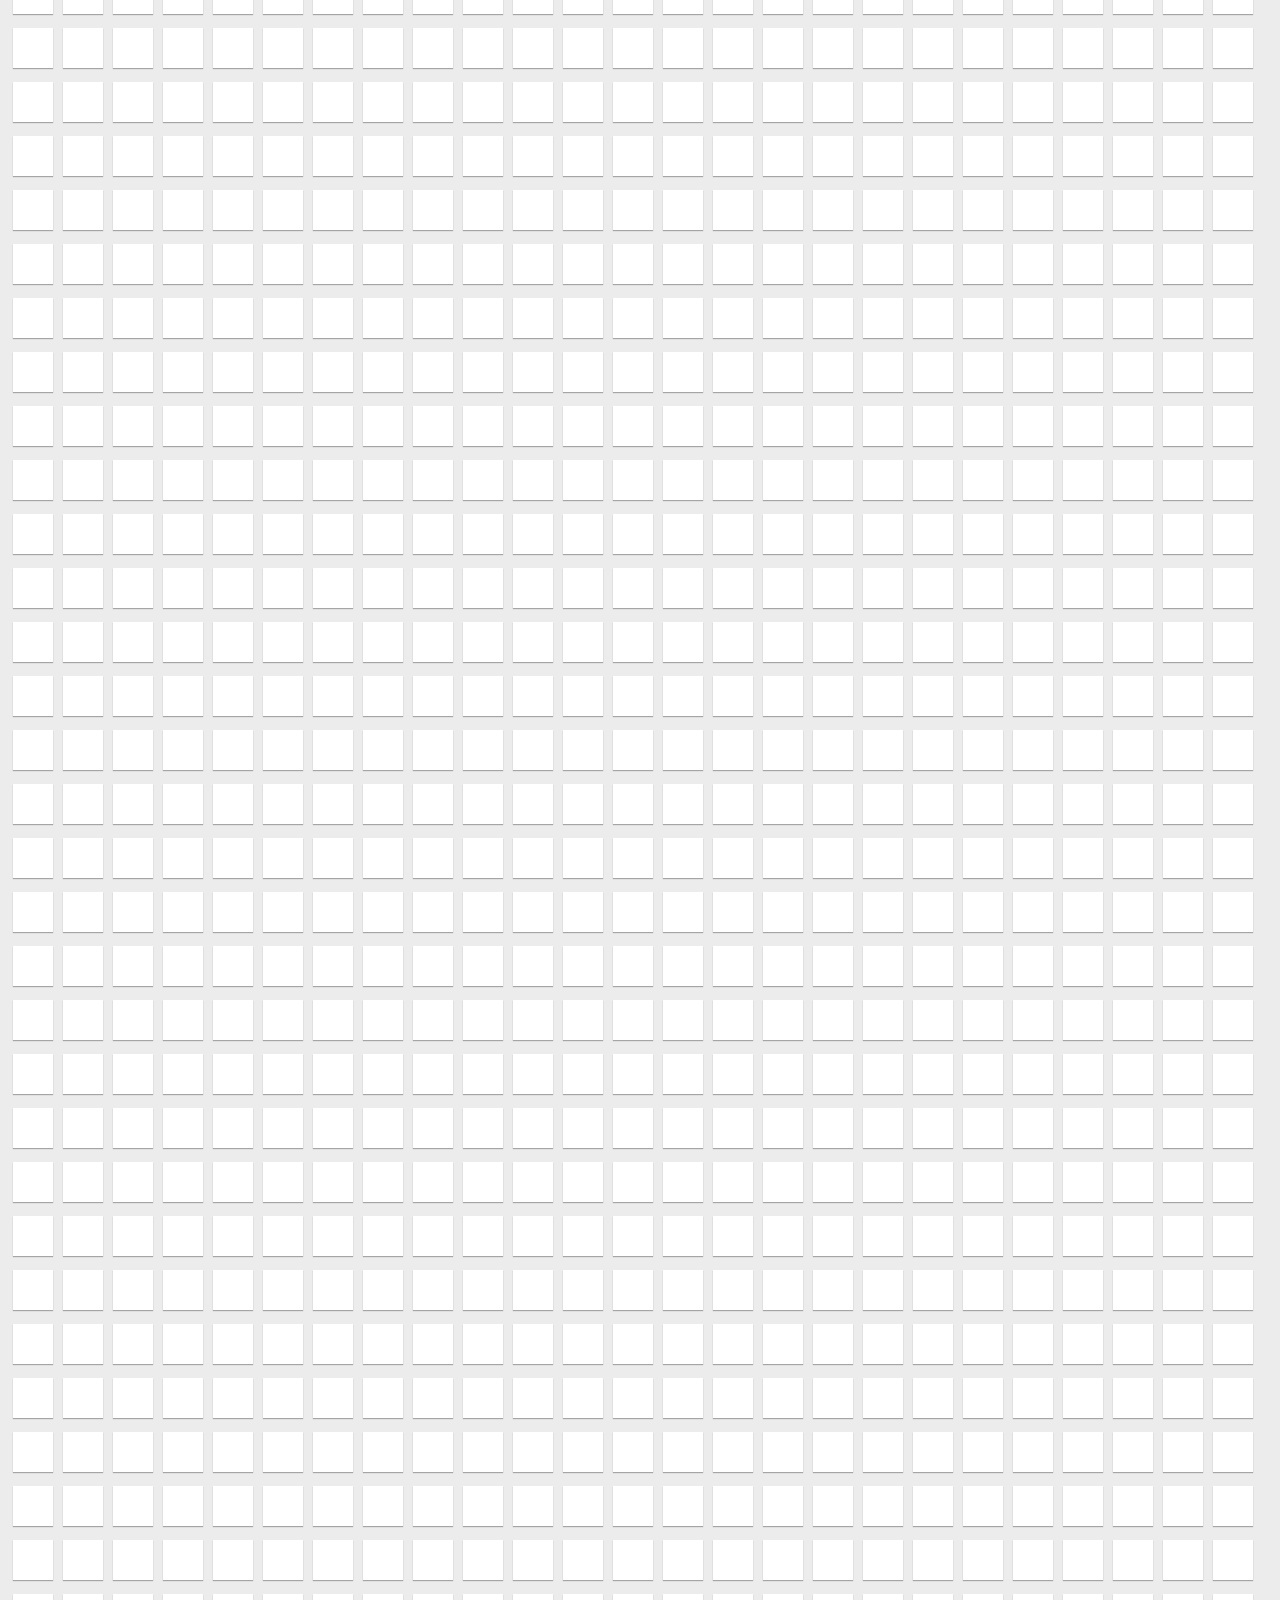
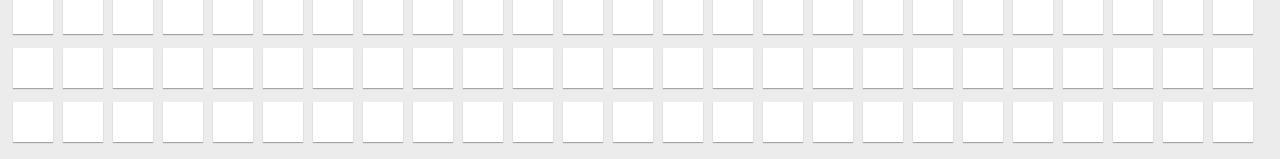
<file: 007/index.html>
<!doctype html>
<html>

<head>
  <meta charset="utf-8">
  <meta http-equiv="X-UA-Compatible" content="IE=edge,chrome=1">
  <meta name="author" content="" />
  <meta name="viewport" content="width=device-width">
  <title>Box Style Change</title>
  <link rel="stylesheet" href="assets/style.css">
</head>

<body>

<button>Click me</button>

<main>
  <div class="box-container">



  </div>
</main>

<script src="assets/script.js"></script>
</body>

</html>
</file>
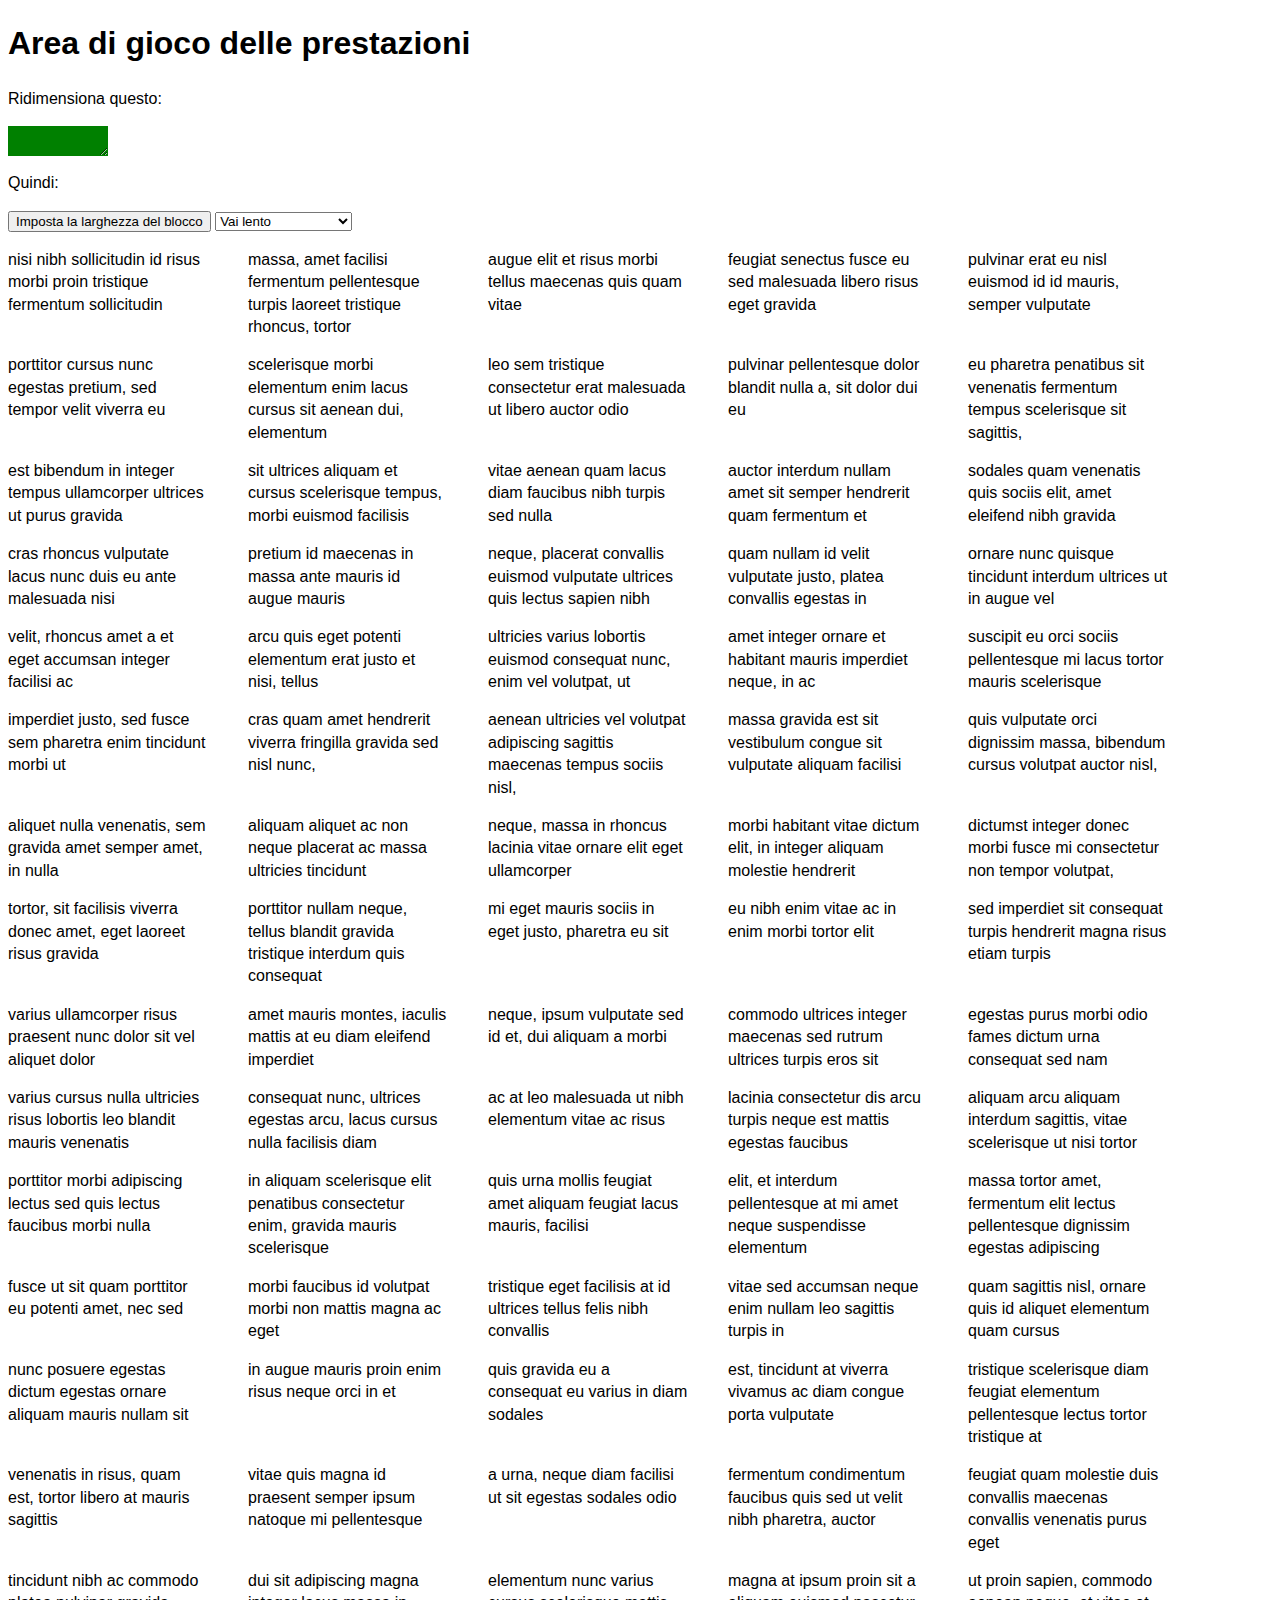
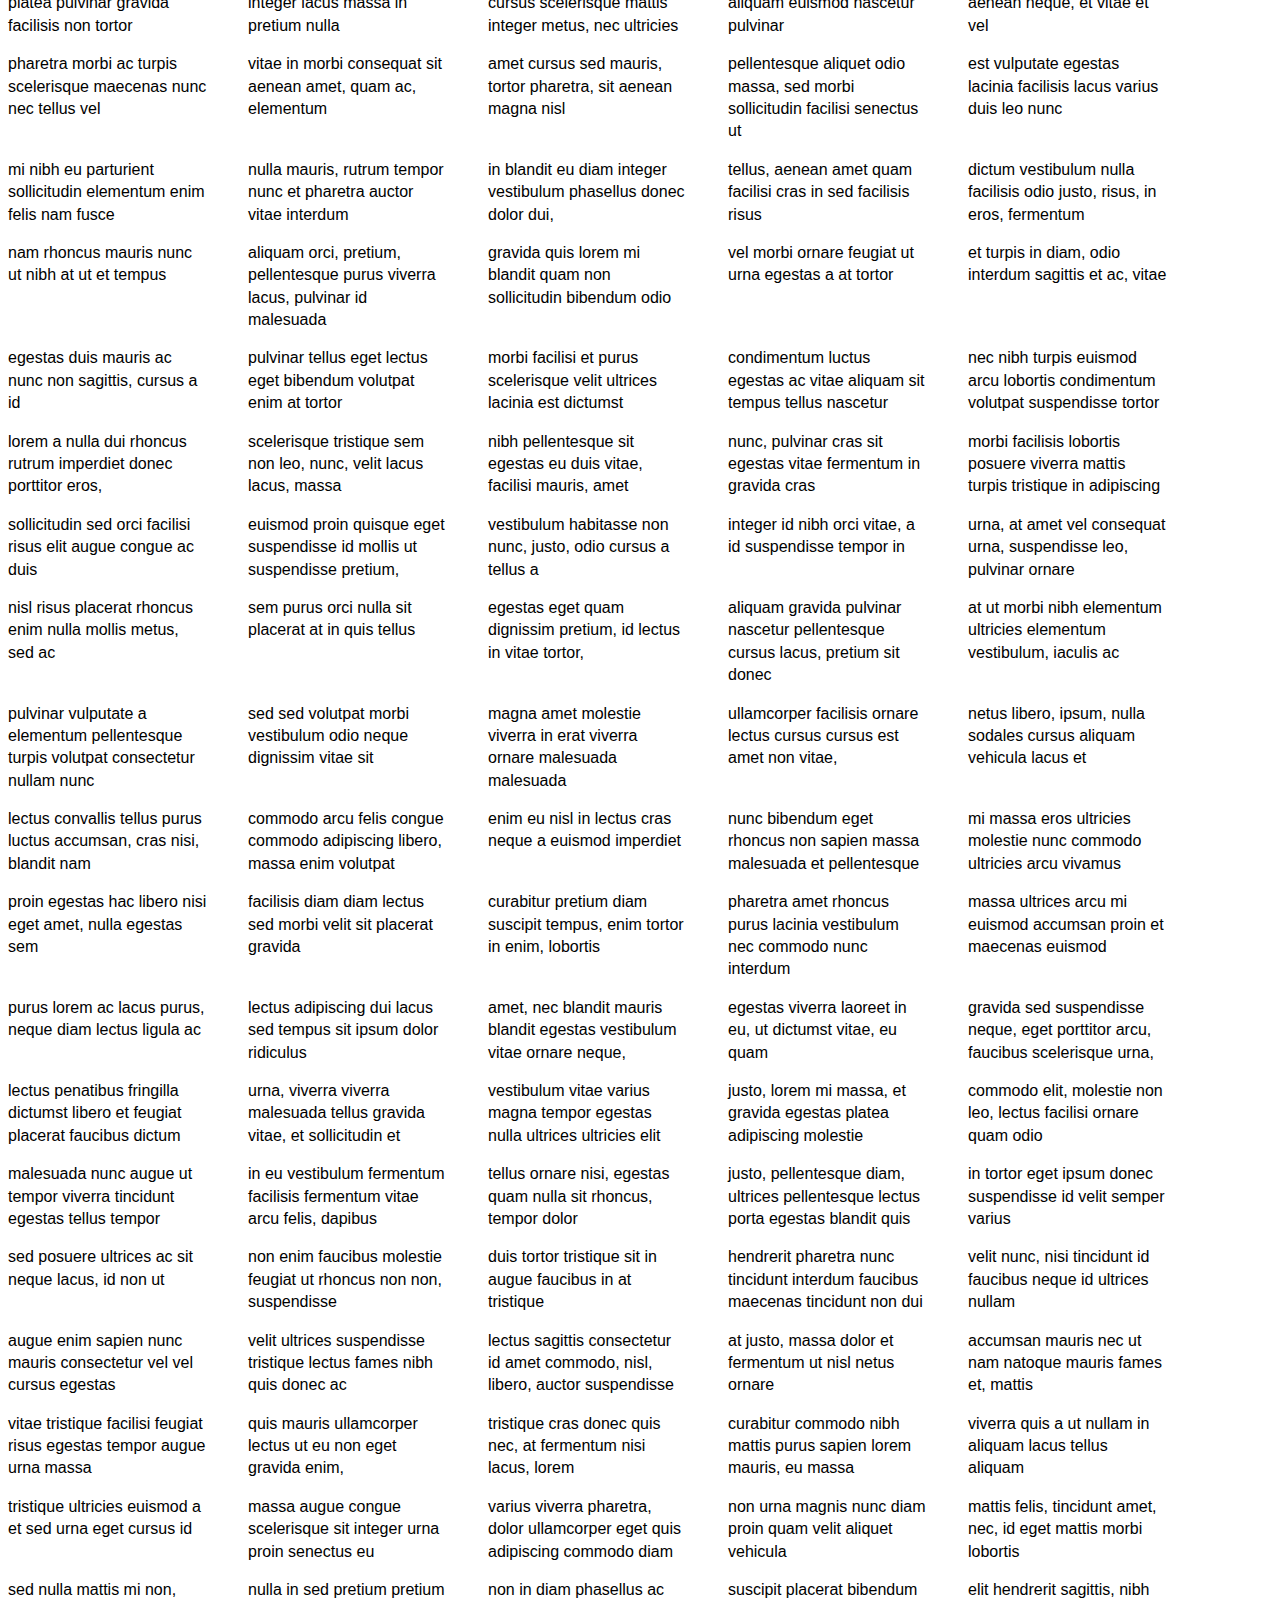
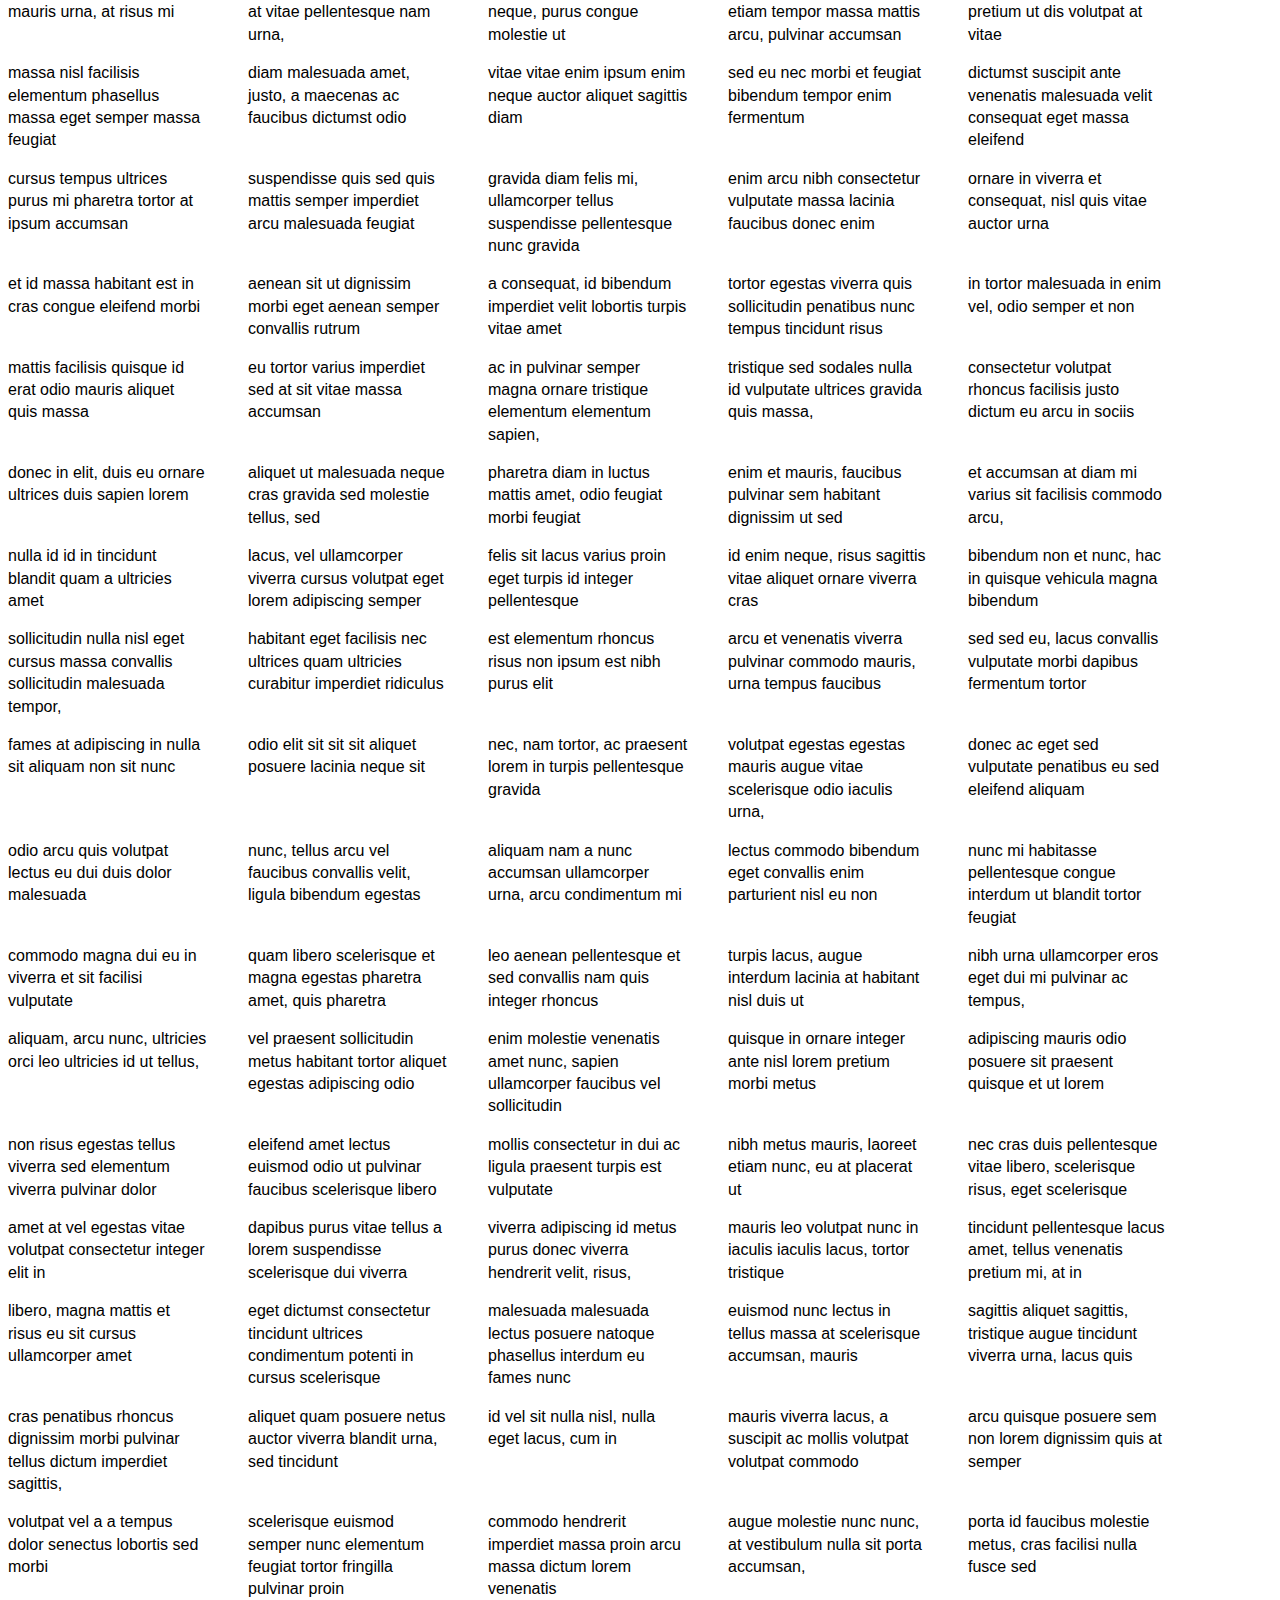
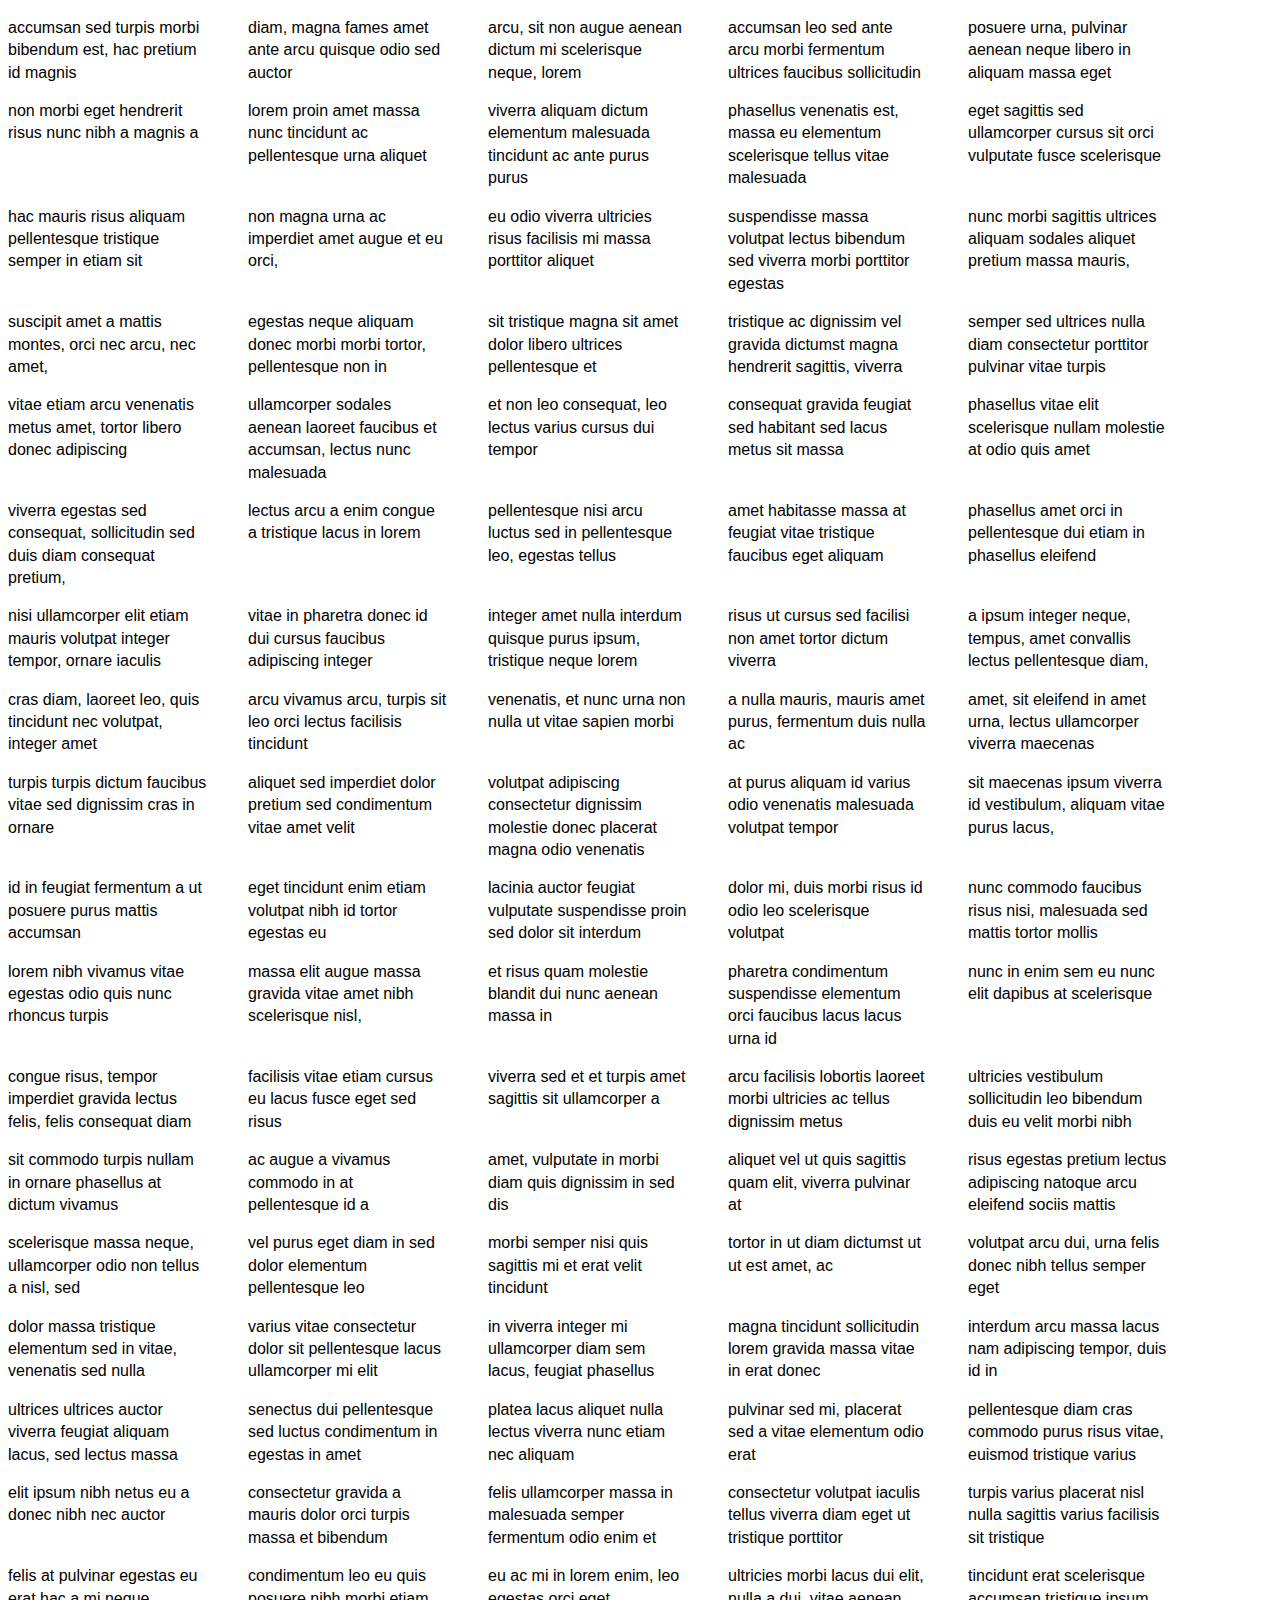
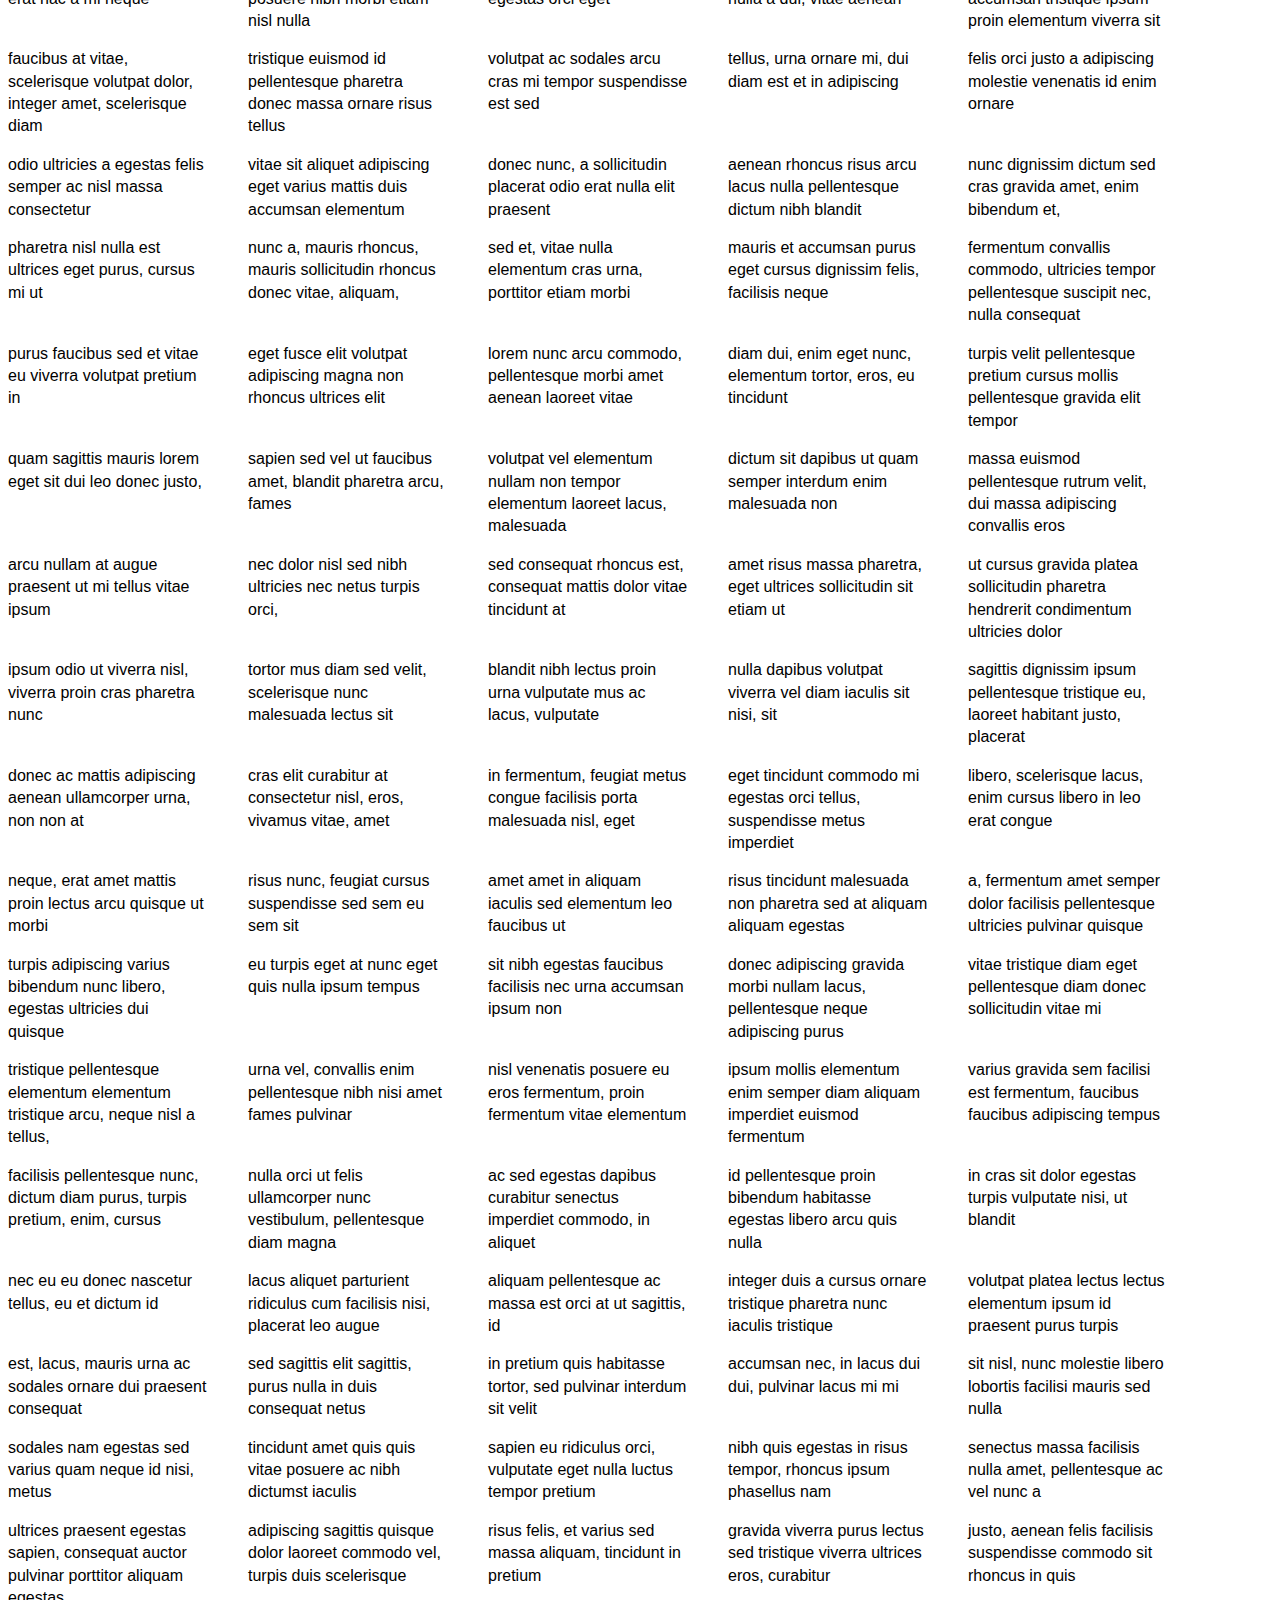
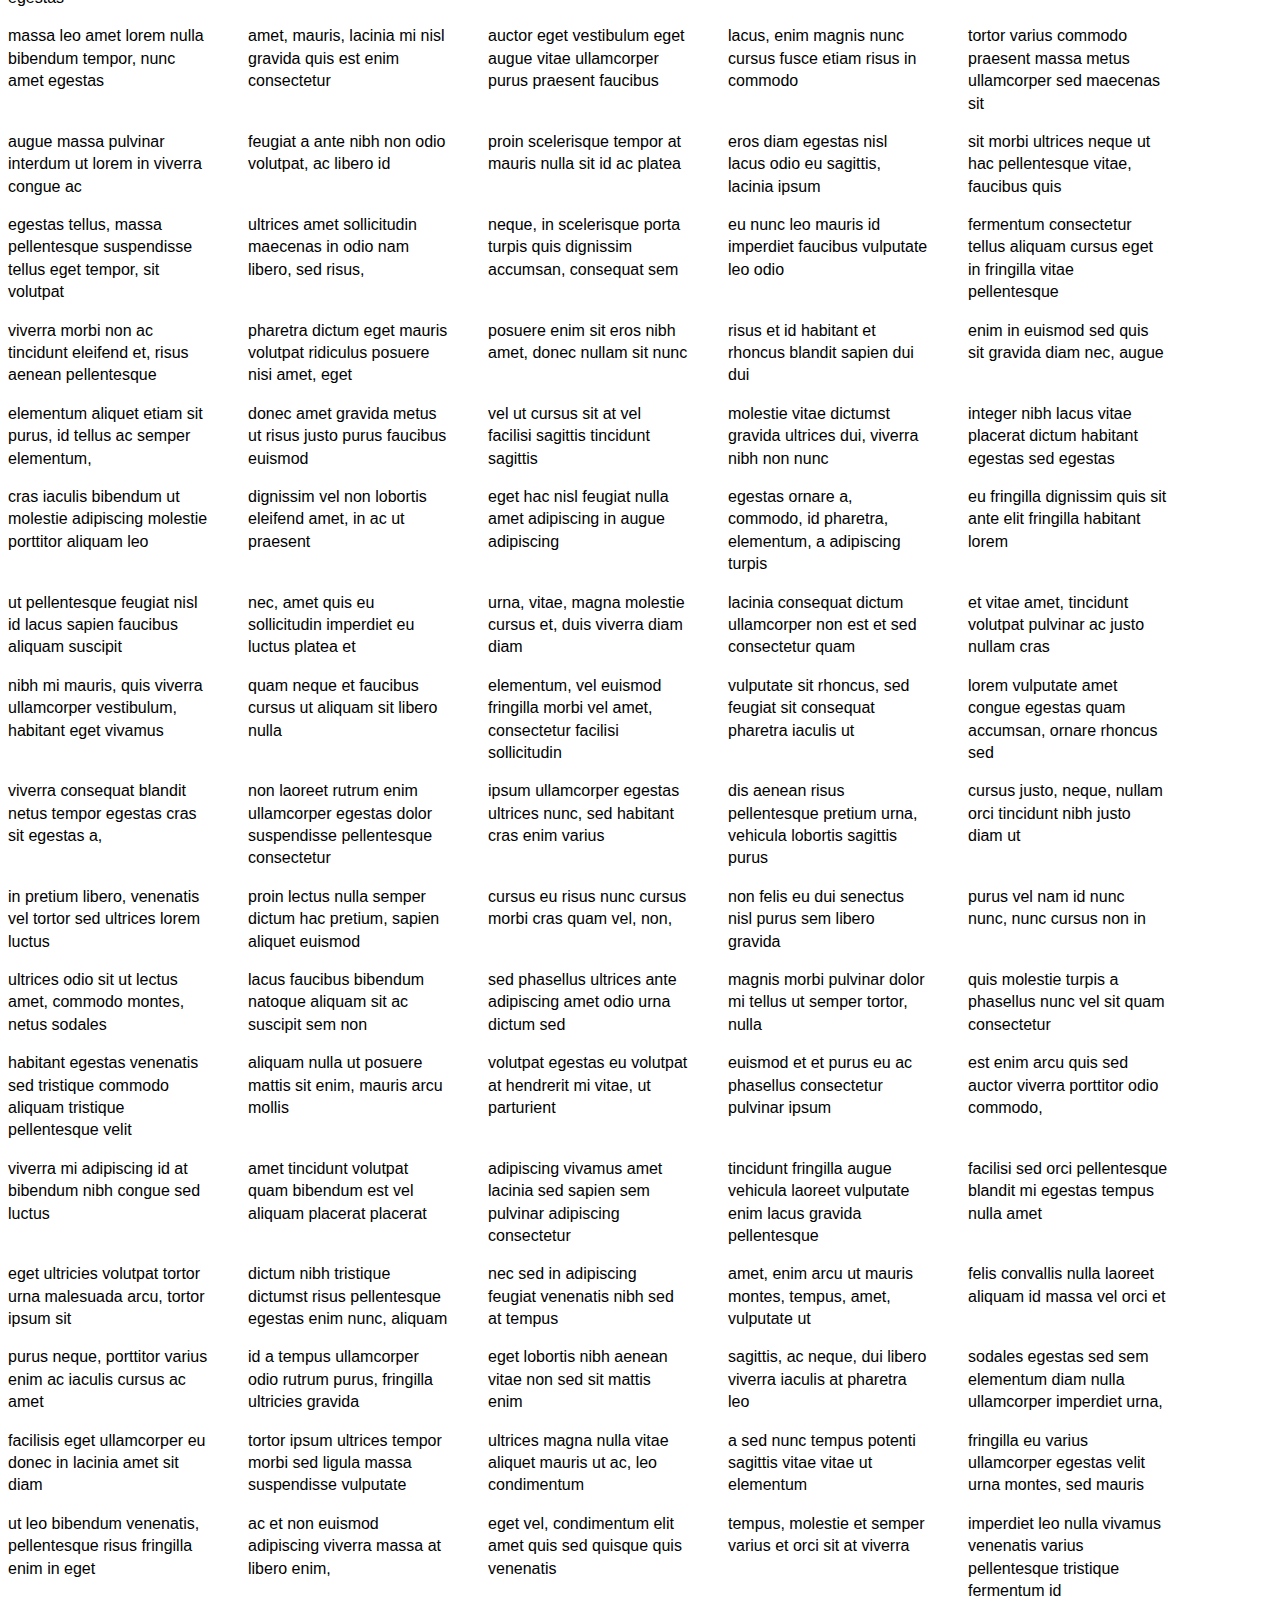
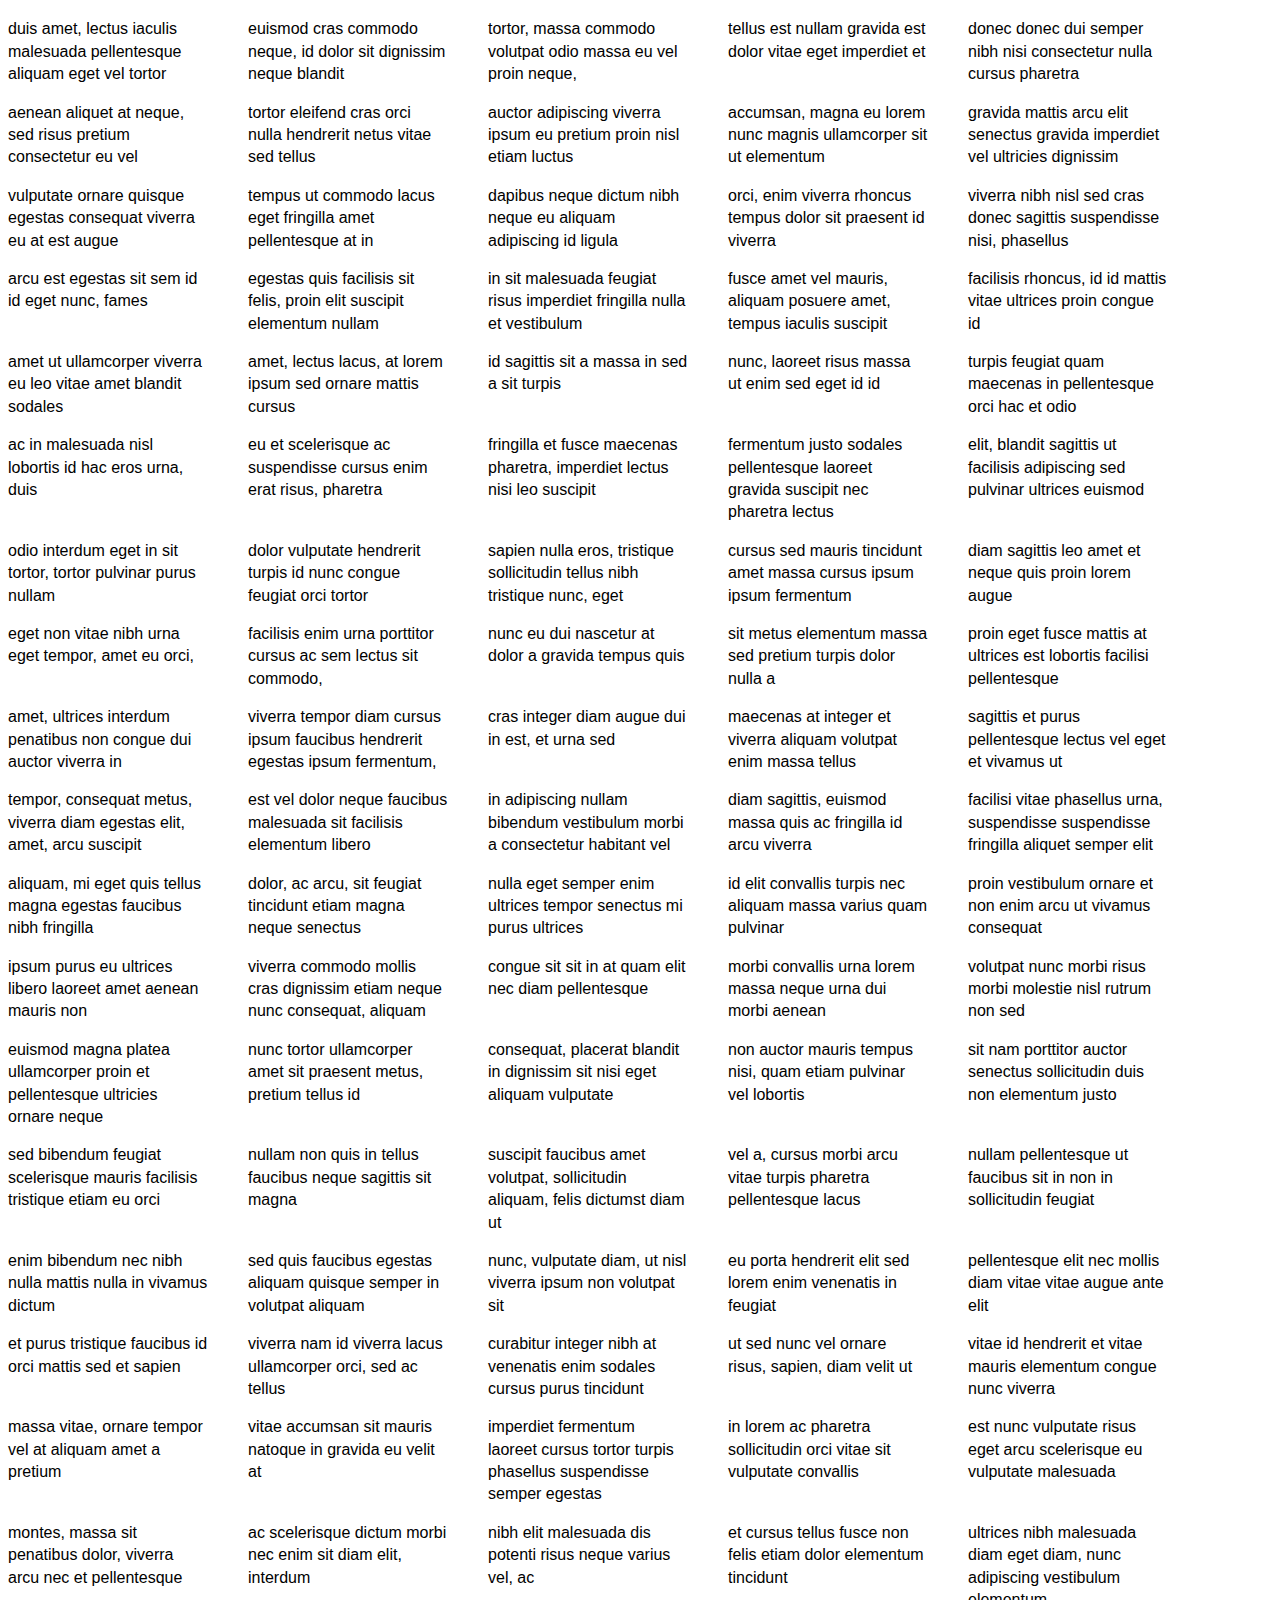
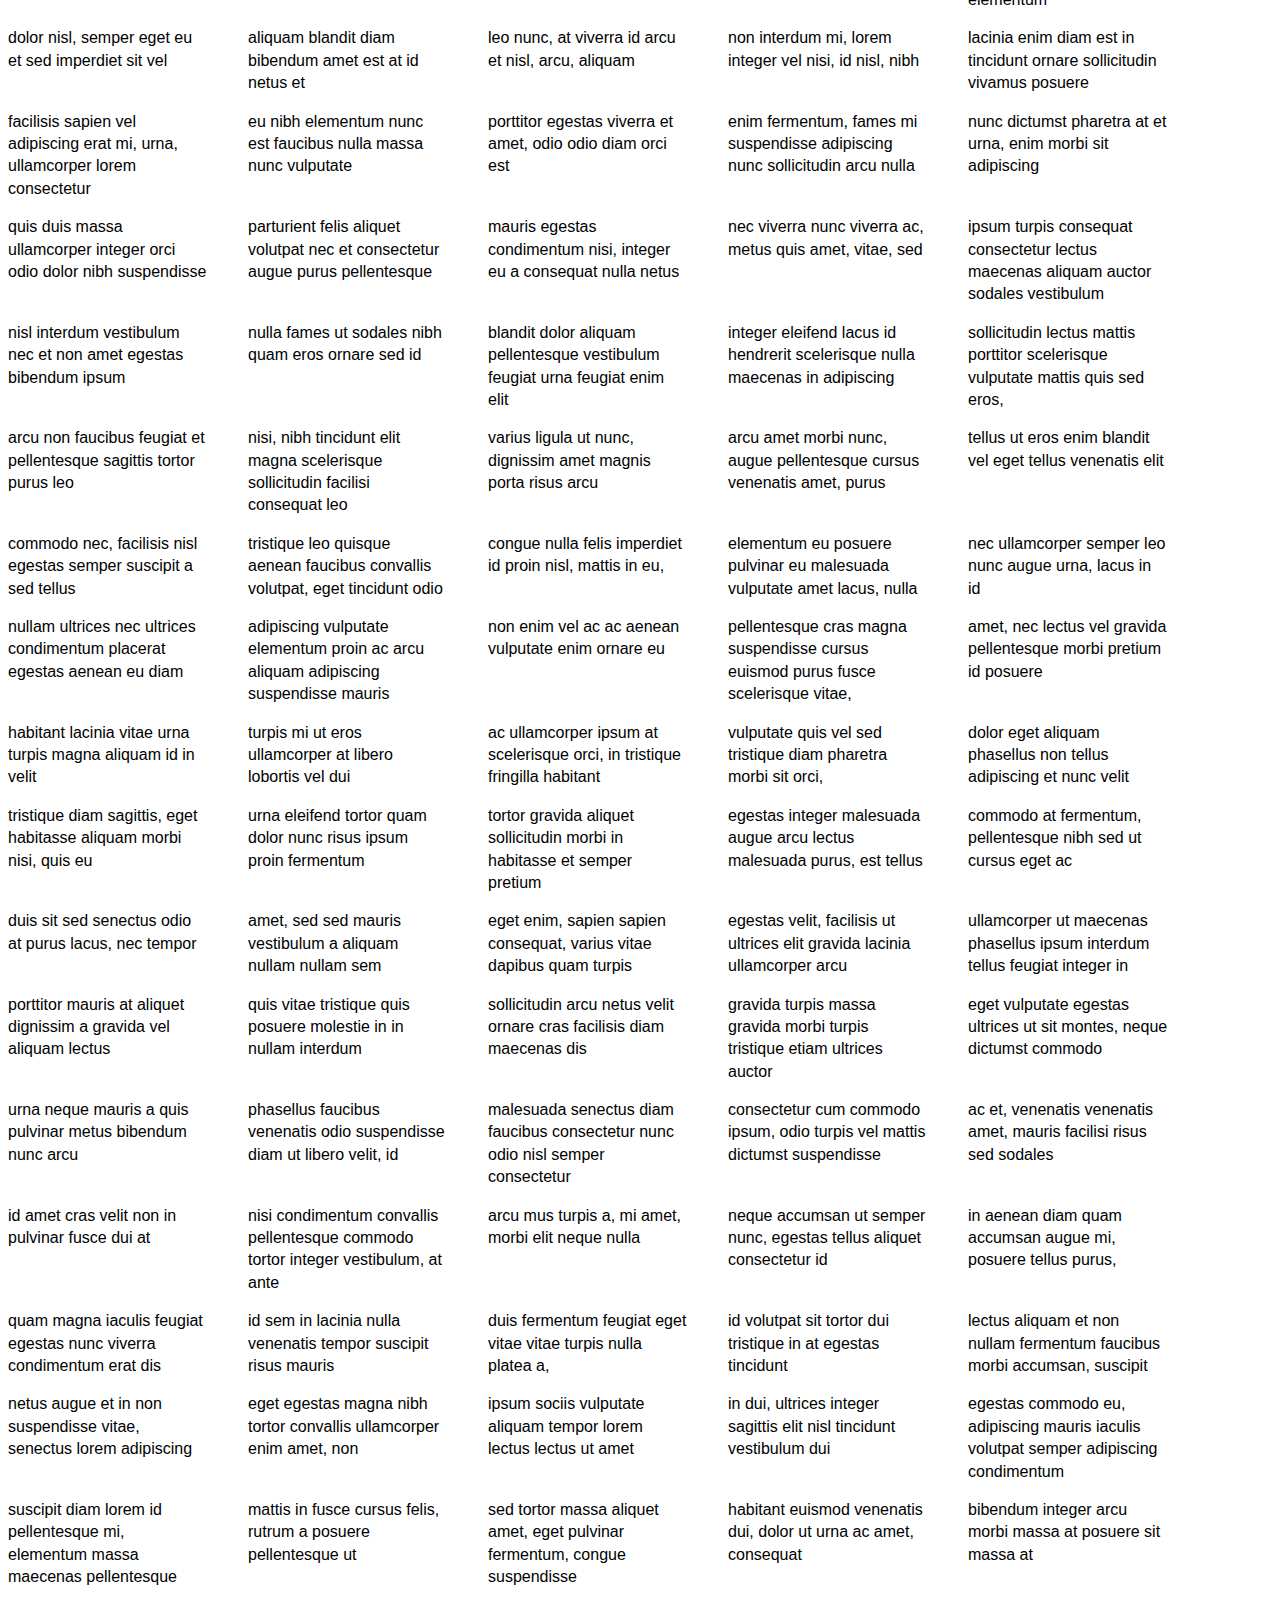
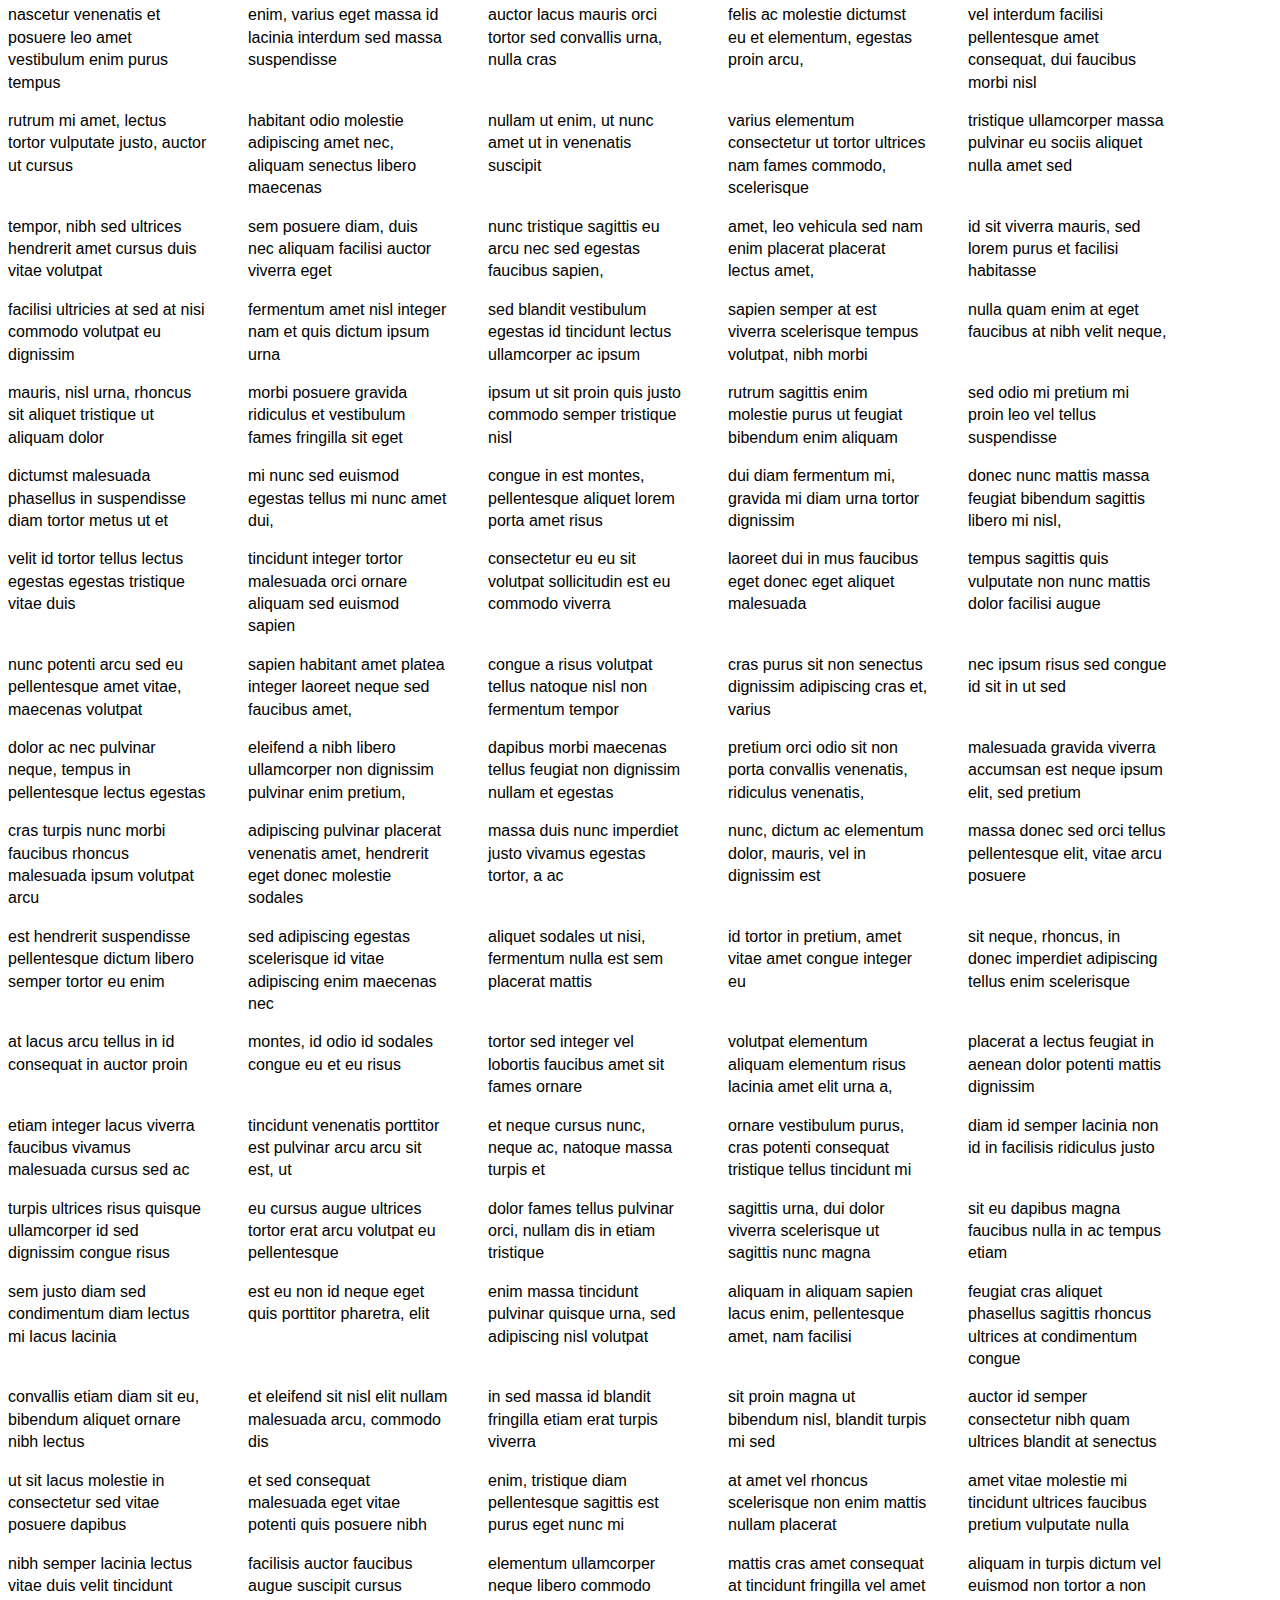
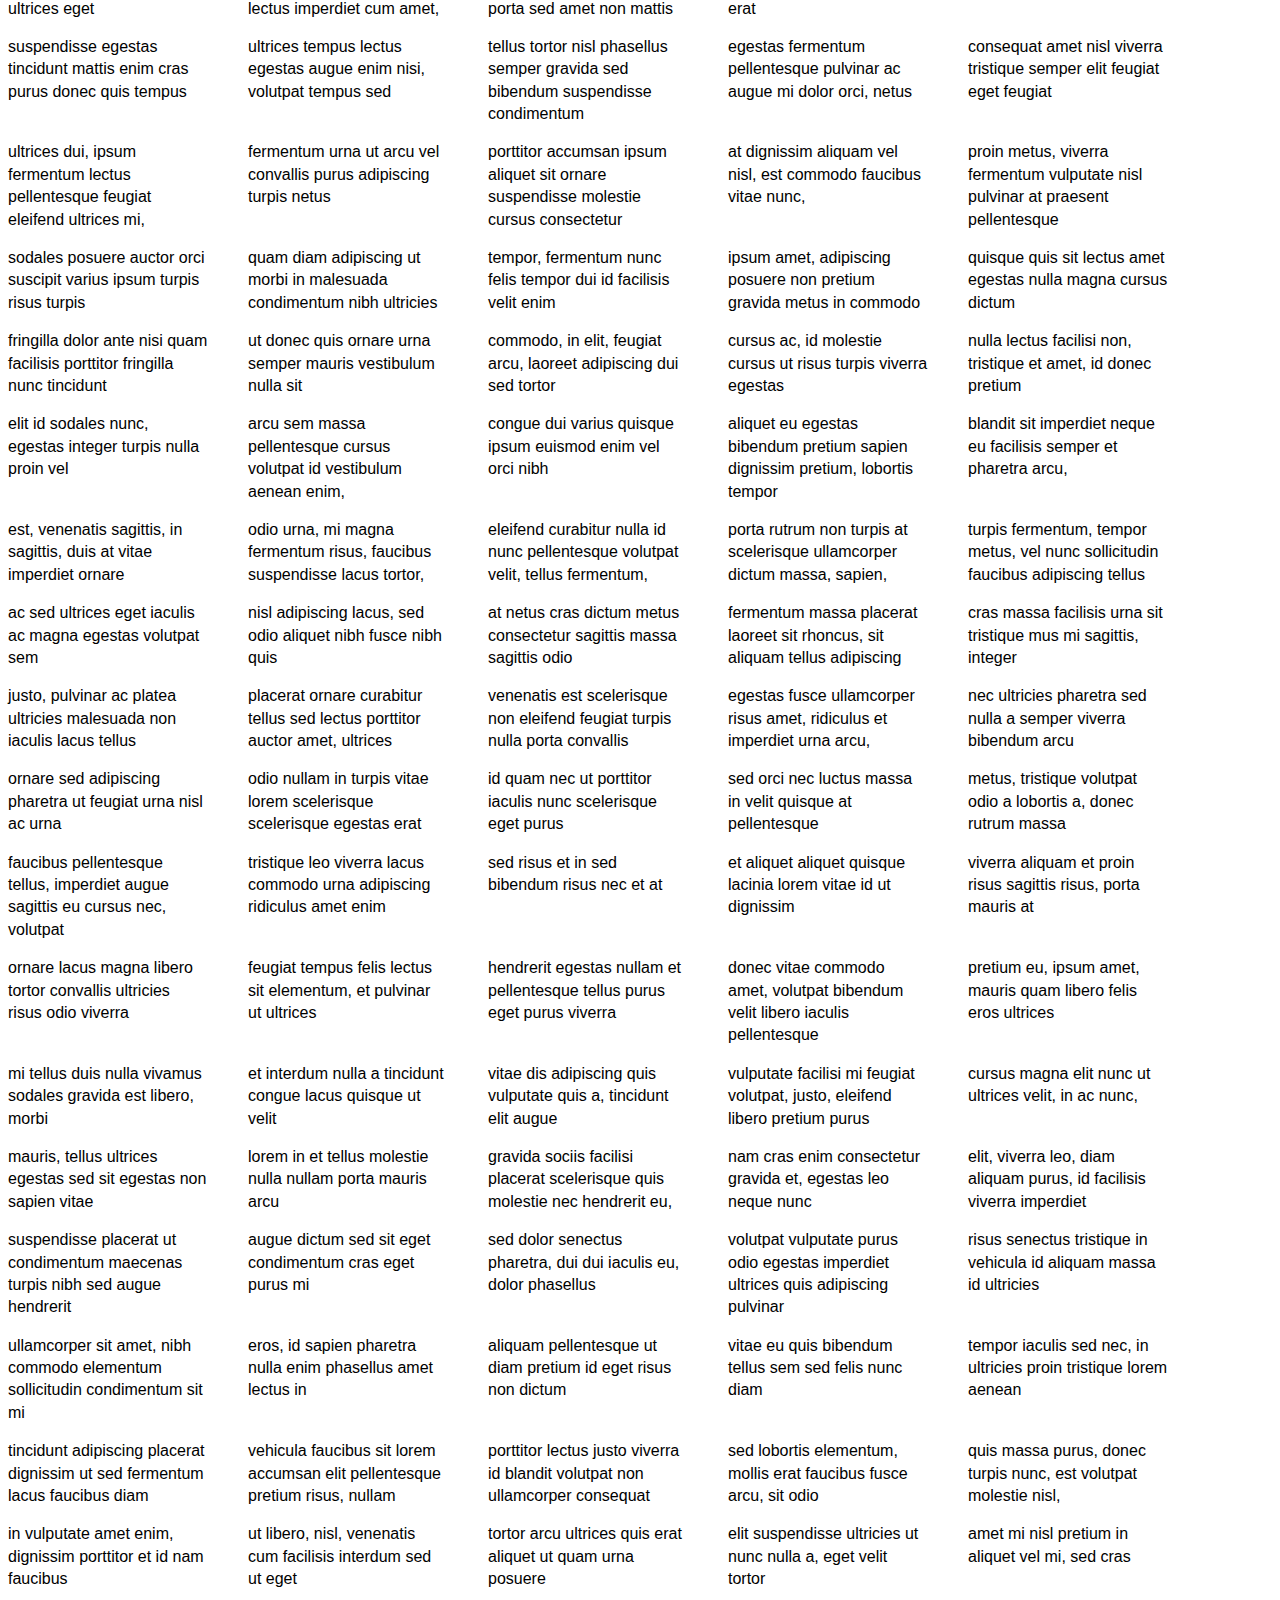
<file: 008/index.html>
<!DOCTYPE html>
<html>
<head>
    <title>Slow stuff</title>
    <link rel="stylesheet" href="assets/style.css">
</head>
<body>
<h1>Area di gioco delle prestazioni</h1>
<p>Ridimensiona questo:</p>
<div class="sizer"></div>
<p>Quindi:</p>
<button class="set-size">Imposta la larghezza del blocco</button>
<select>
    <option value="1" selected>Vai lento</option>
    <option value="">Fallo correttamente</option>
</select>
<div class="lipsum-blocks"></div>
<script type="text/javascript" src="assets/script.js"></script>
</body>
</html>
</file>
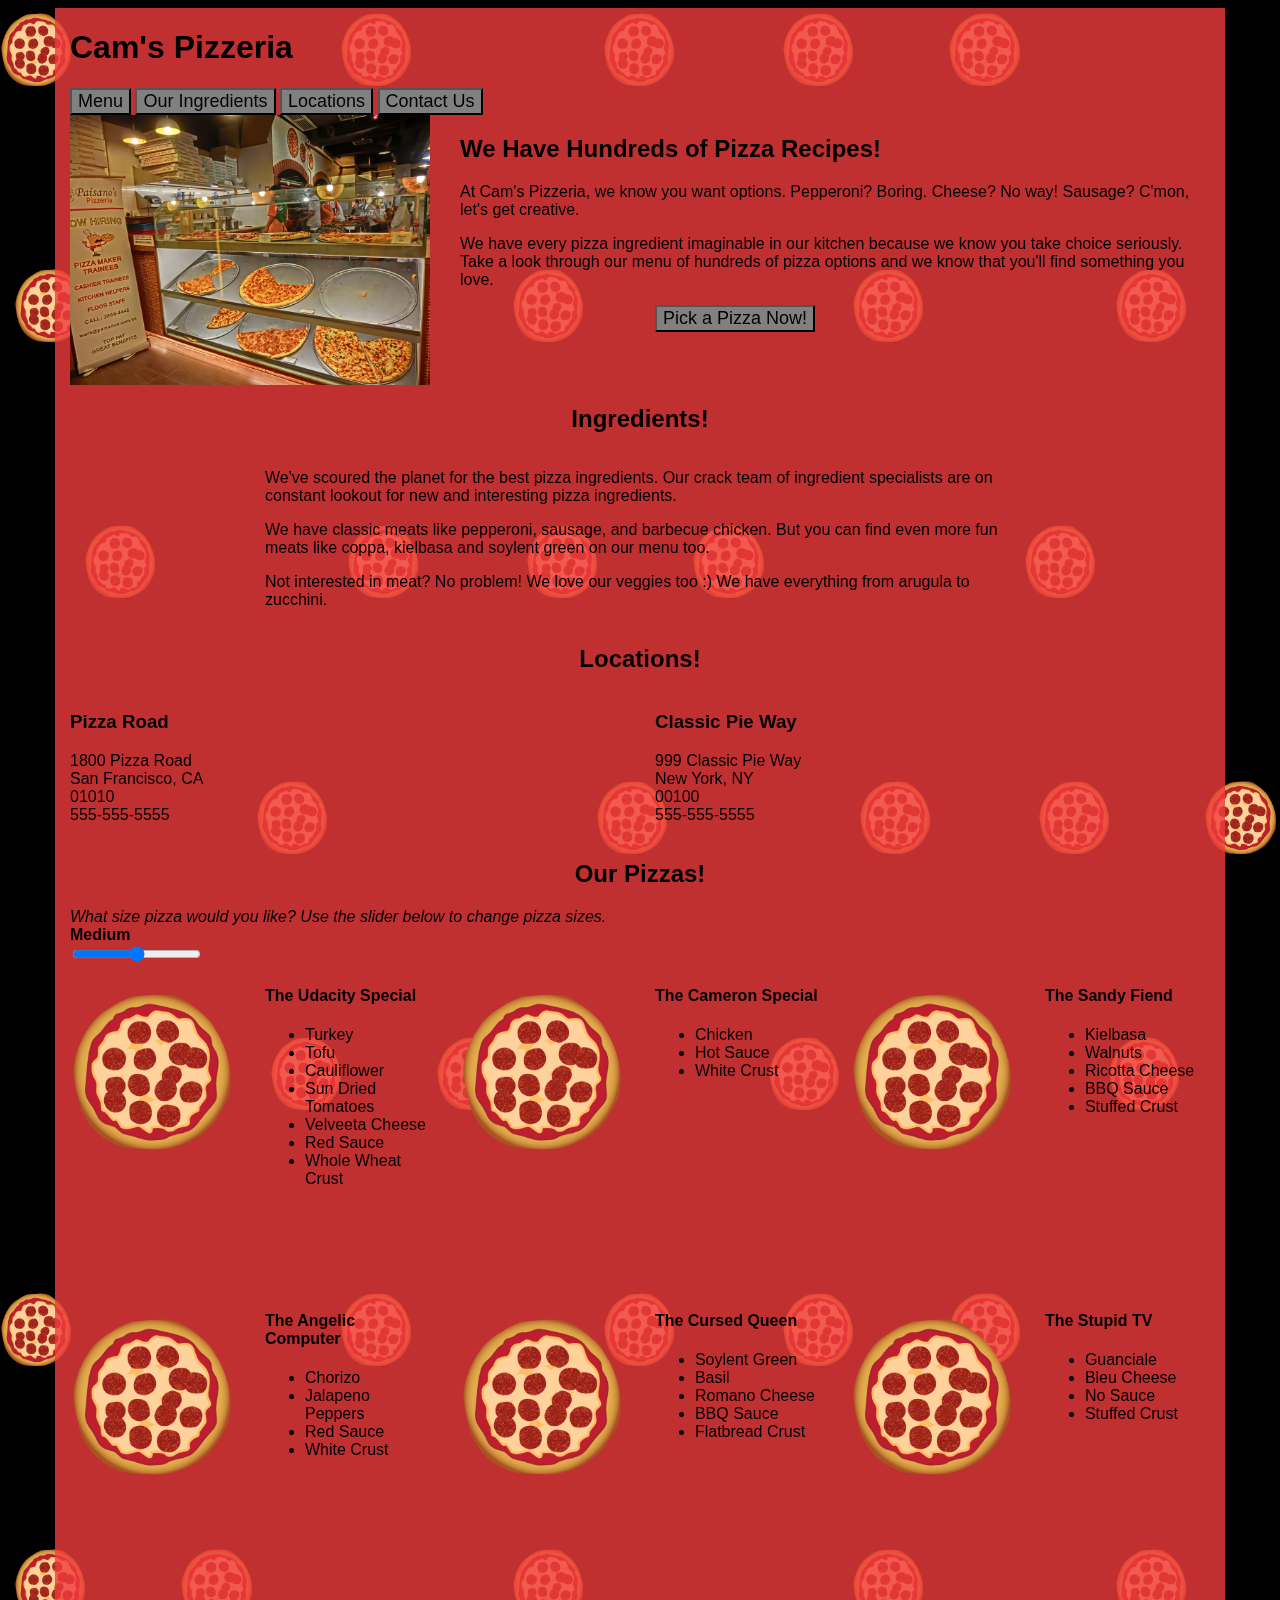
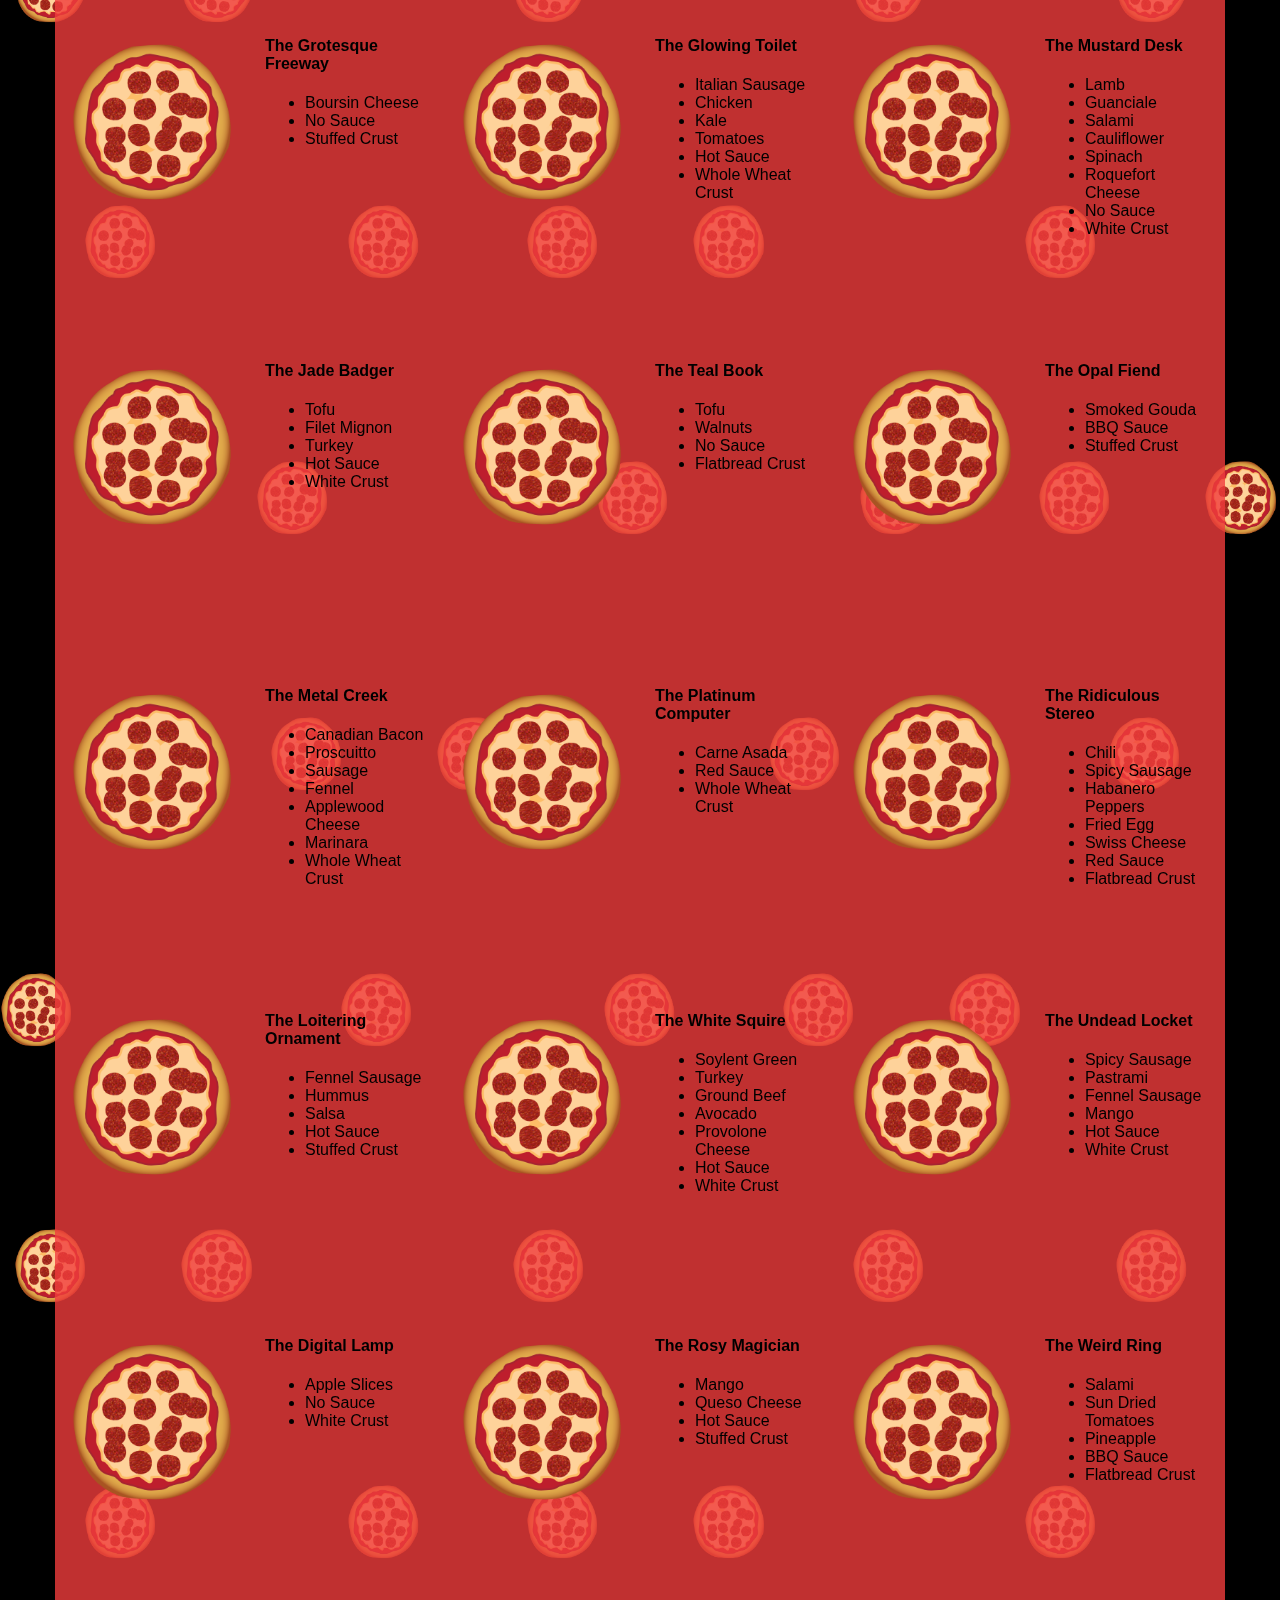
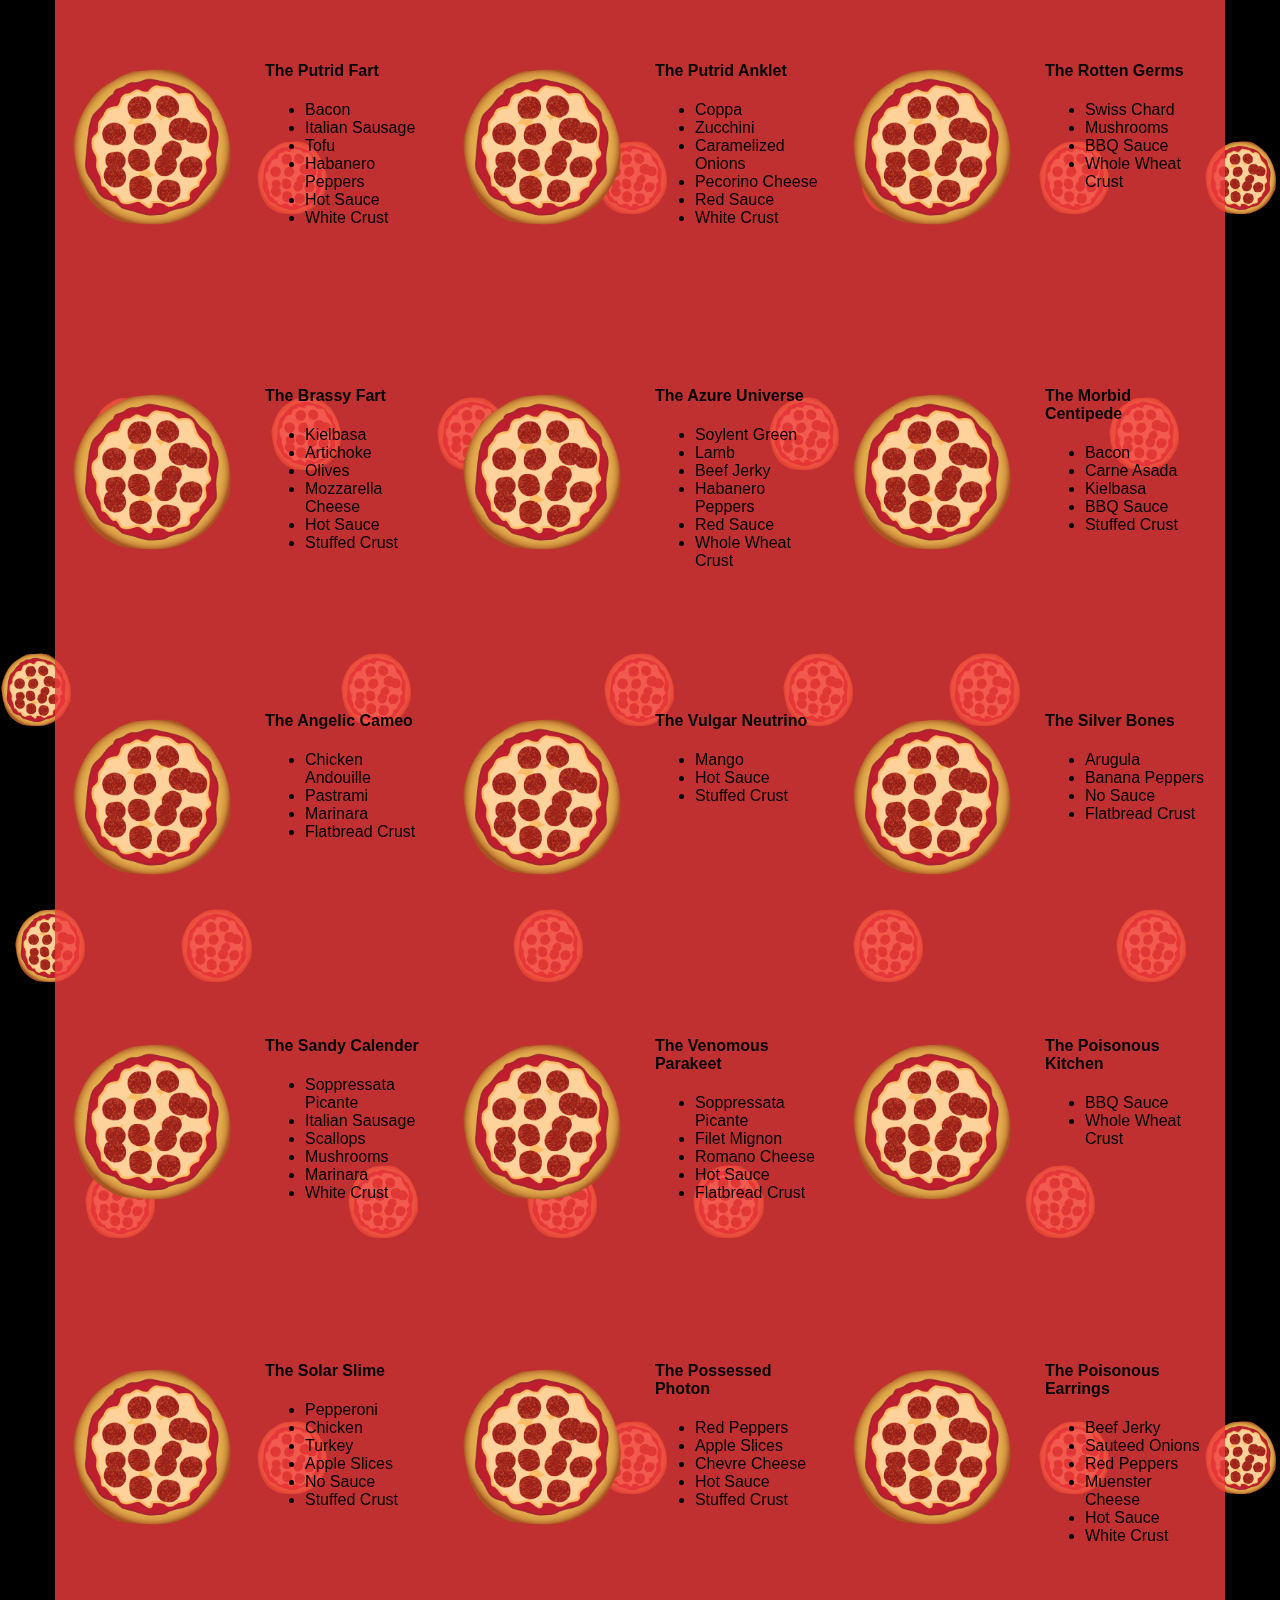
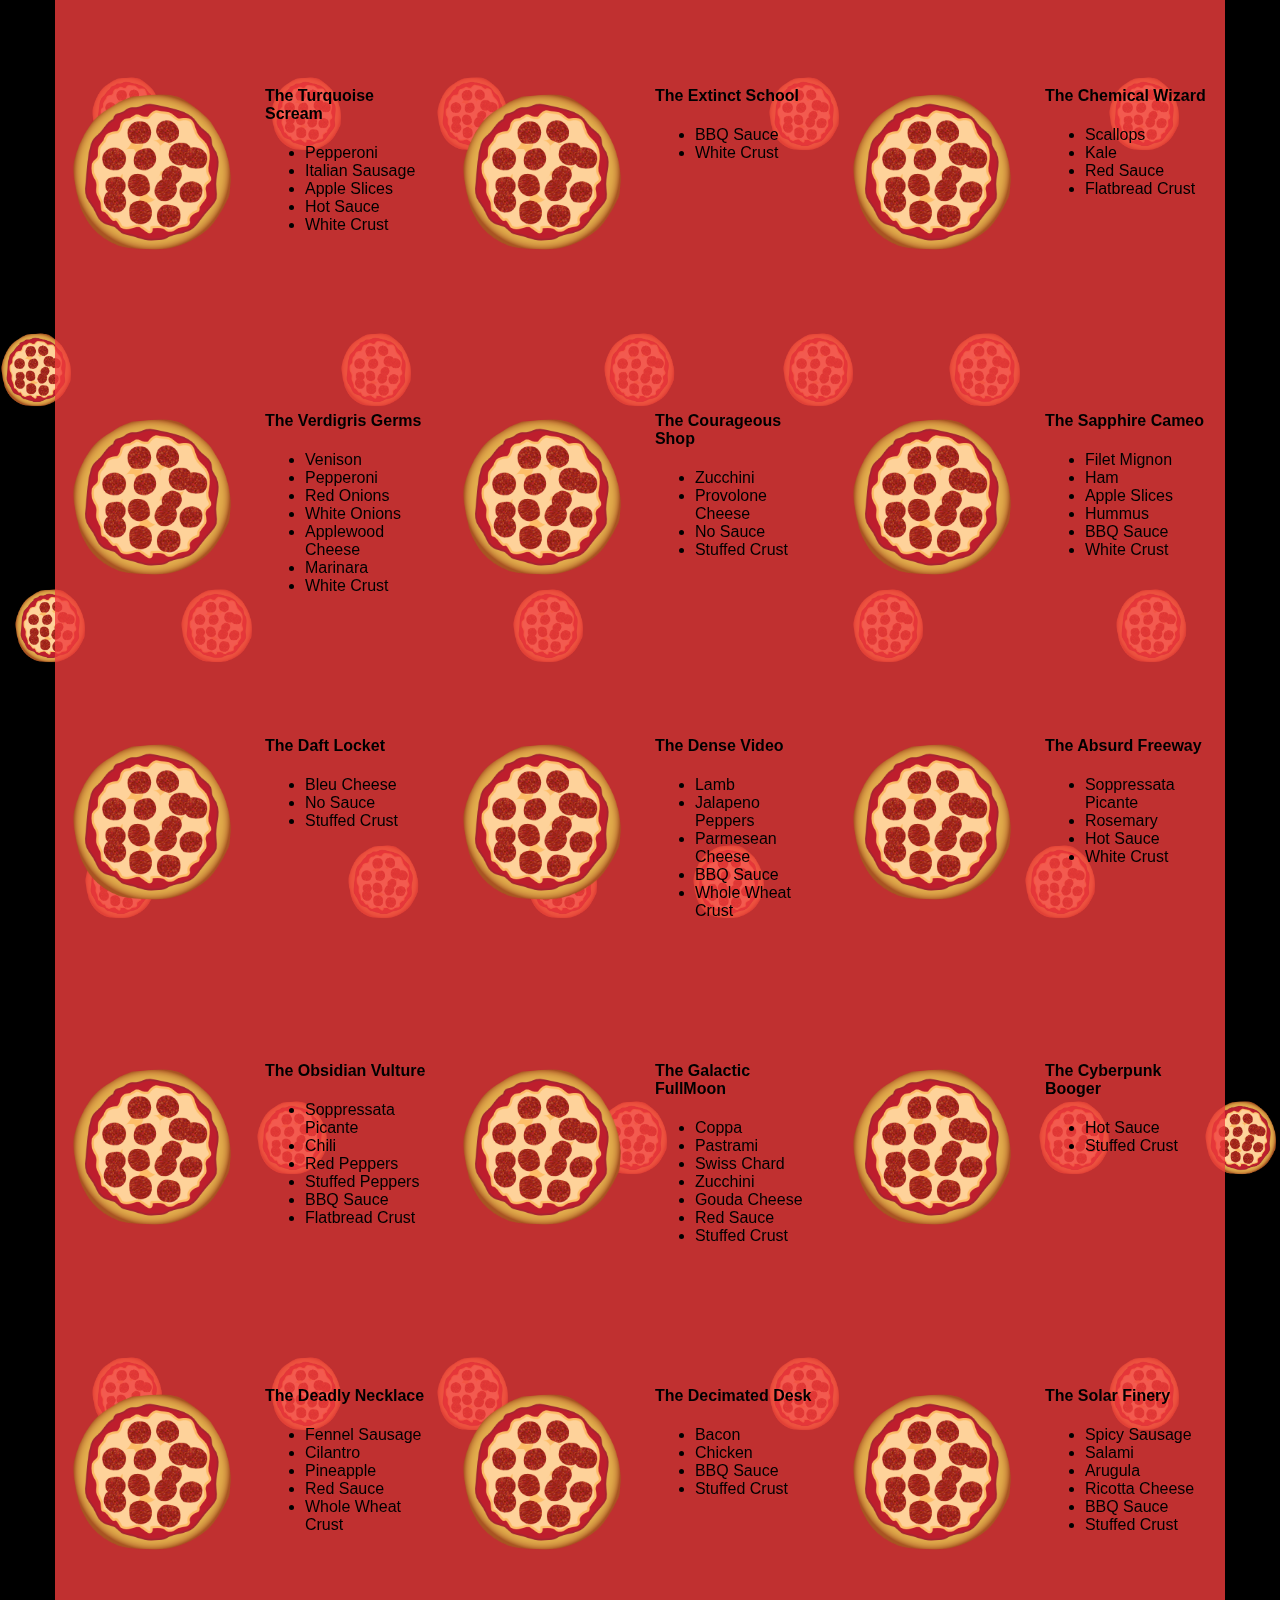
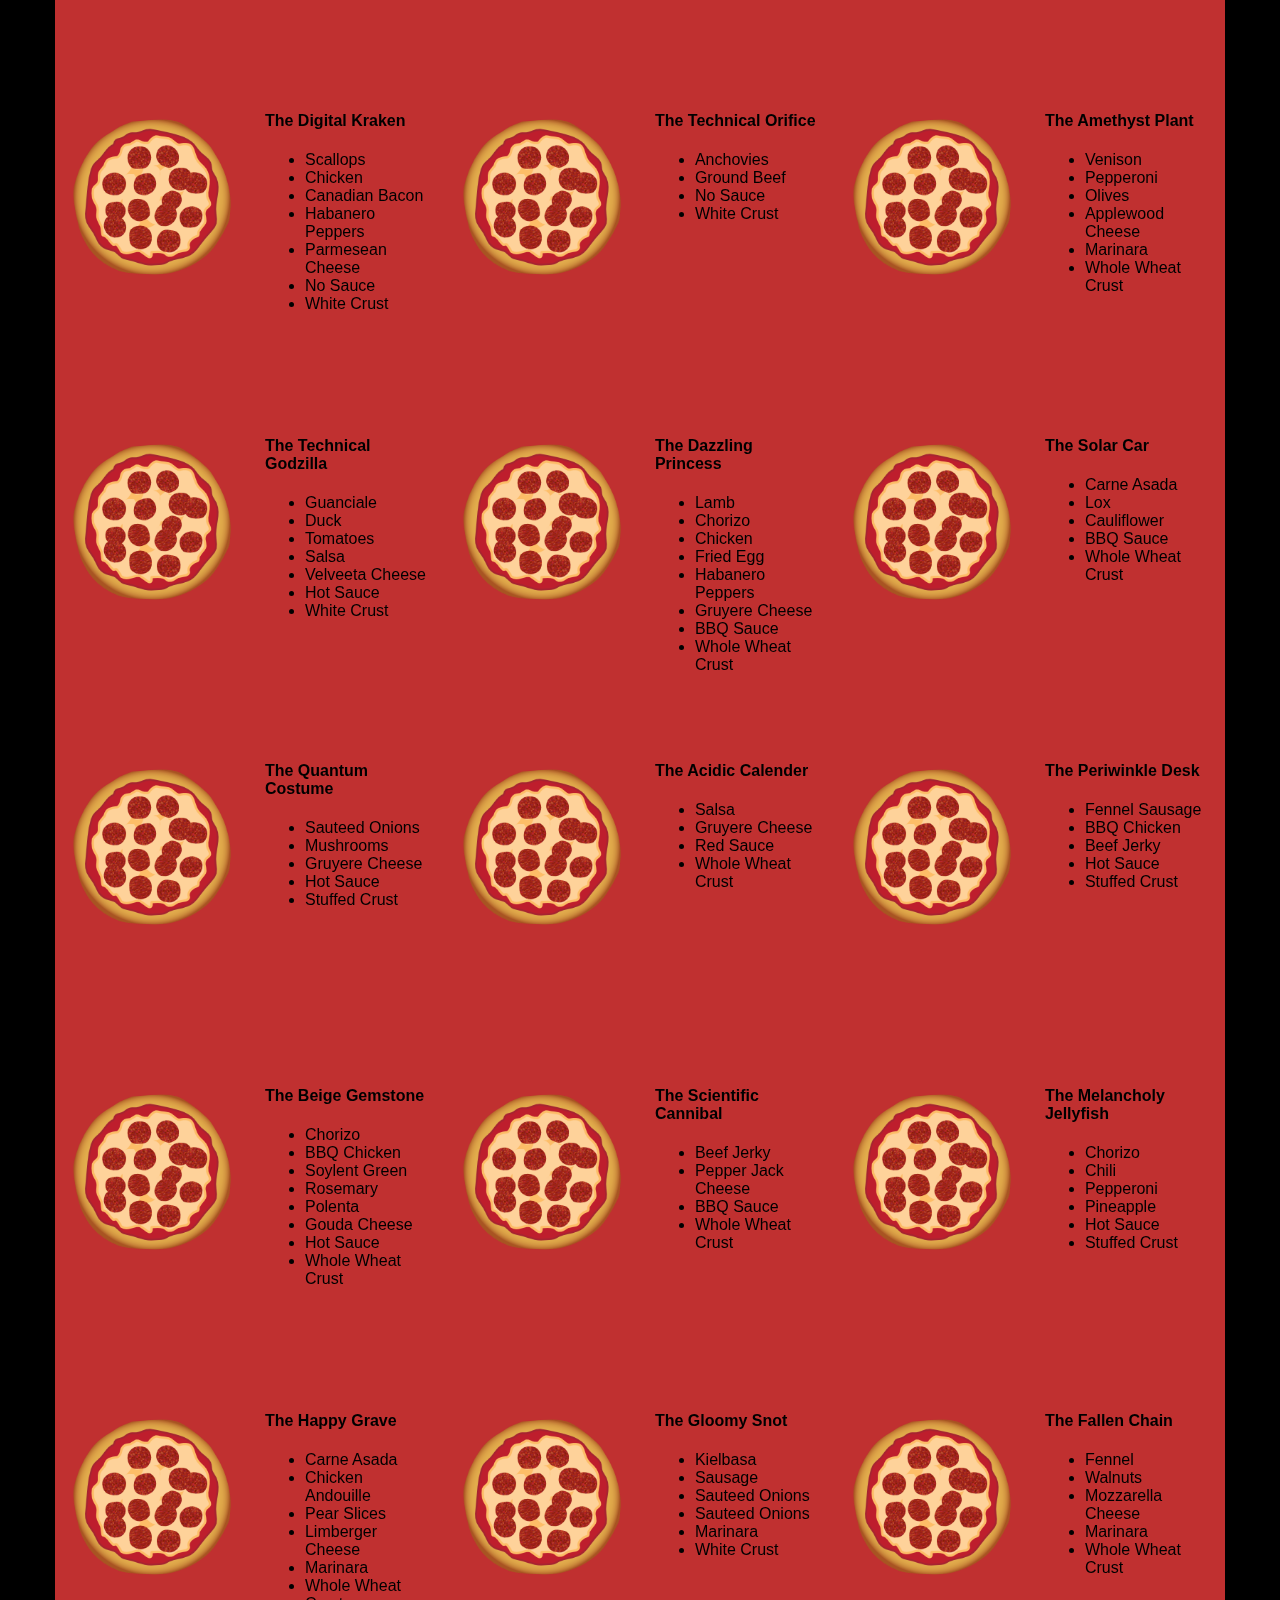
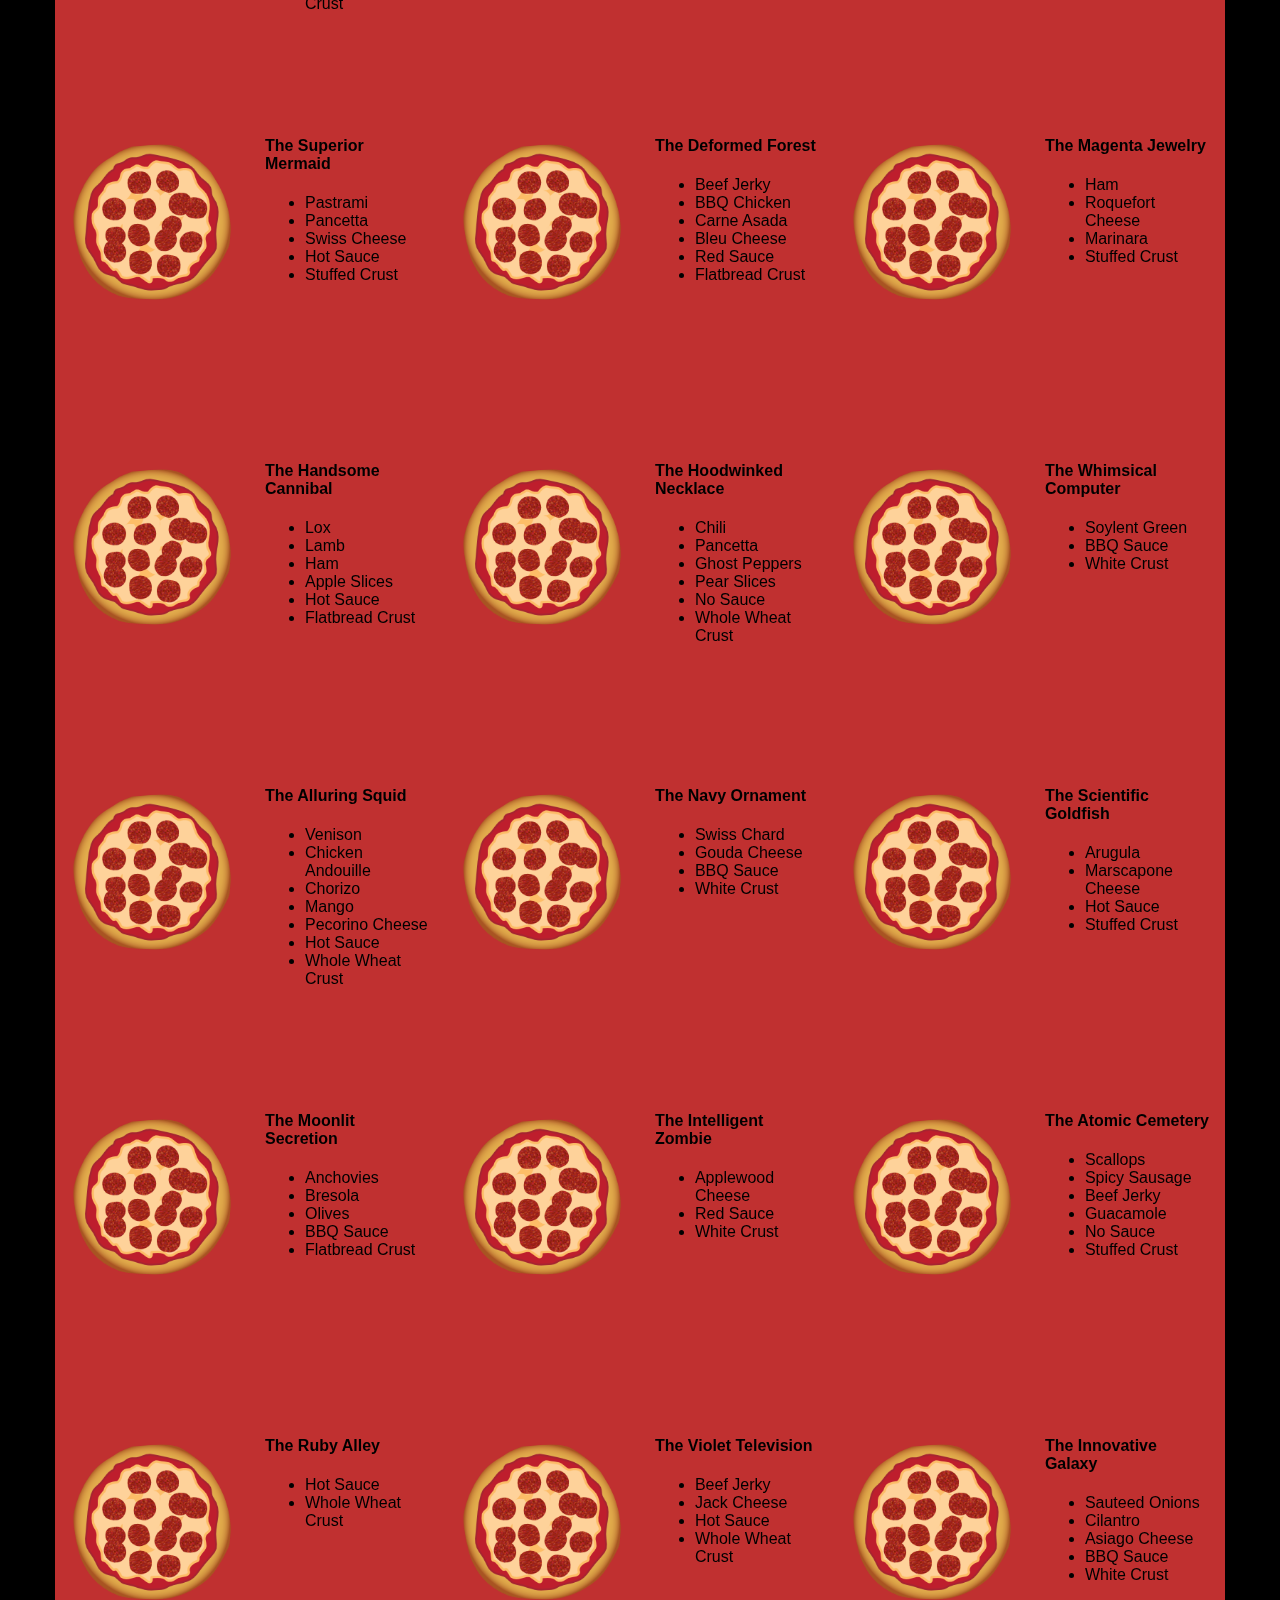
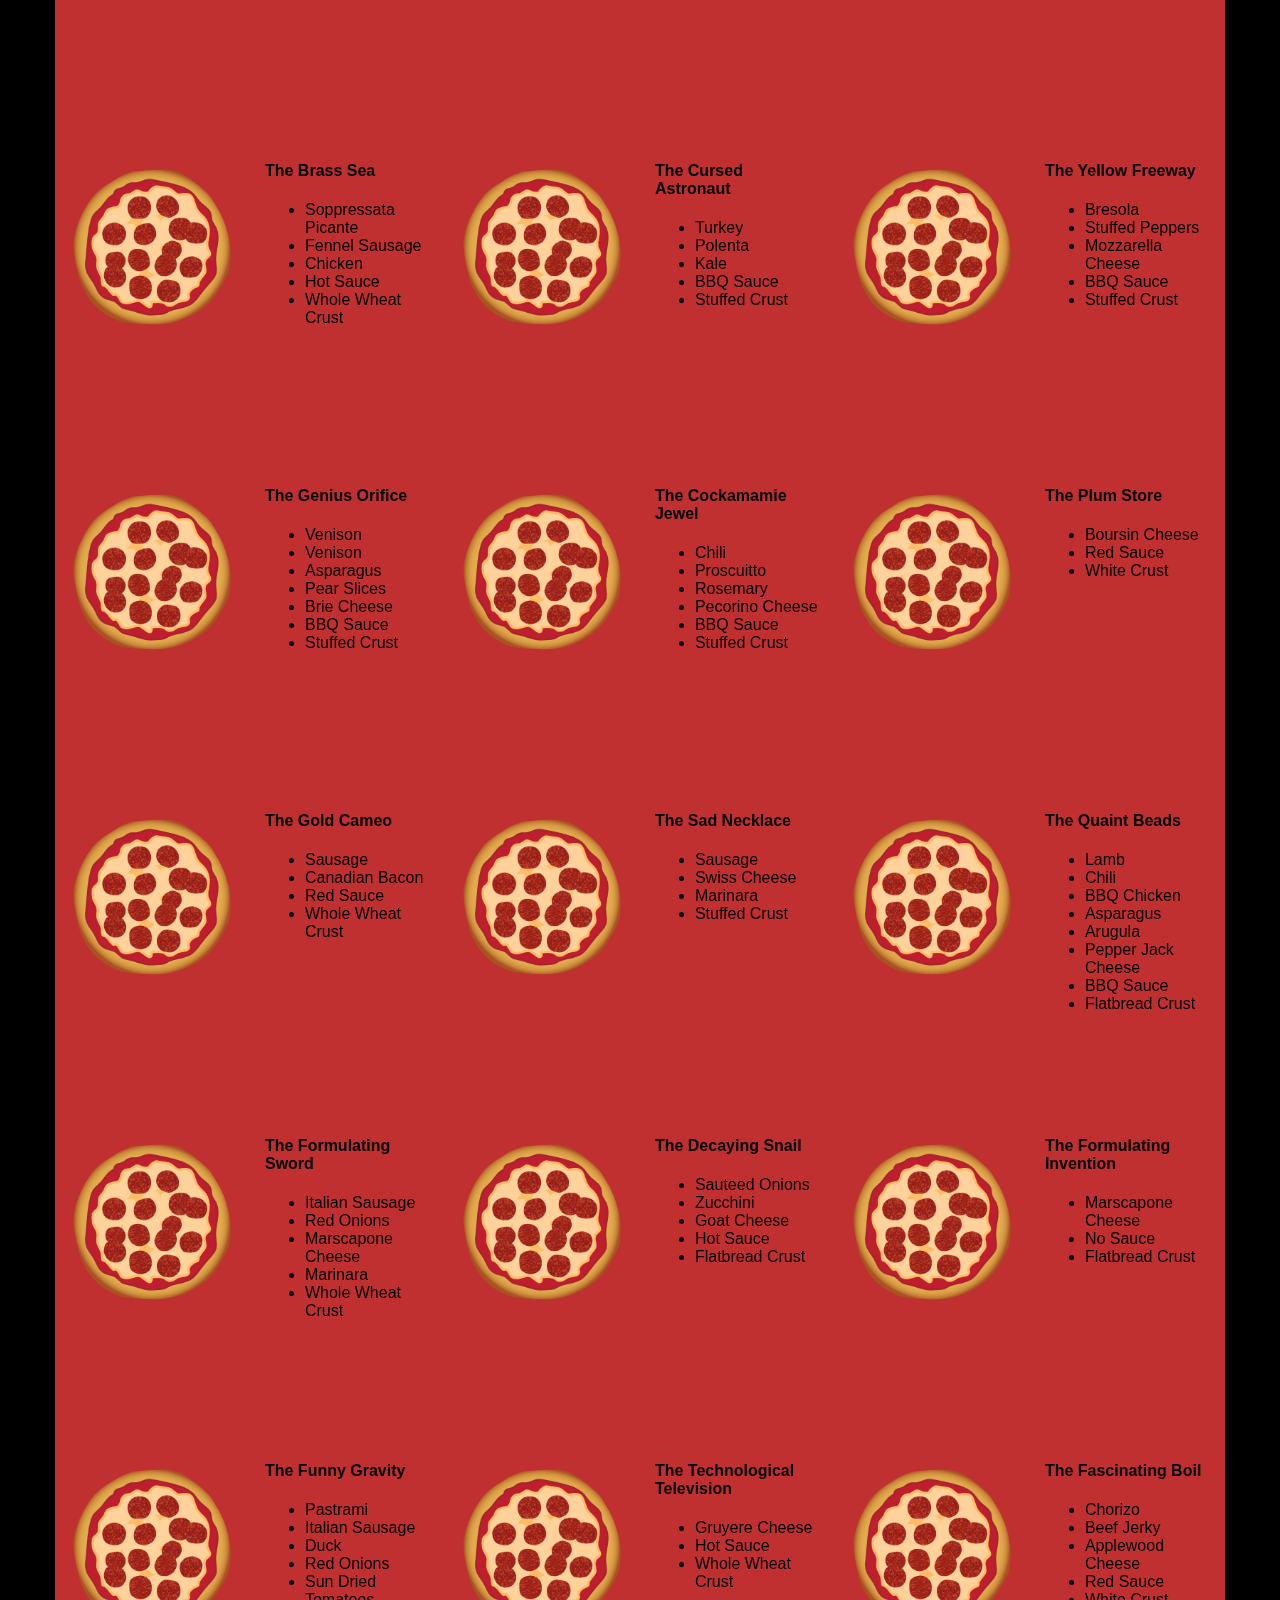
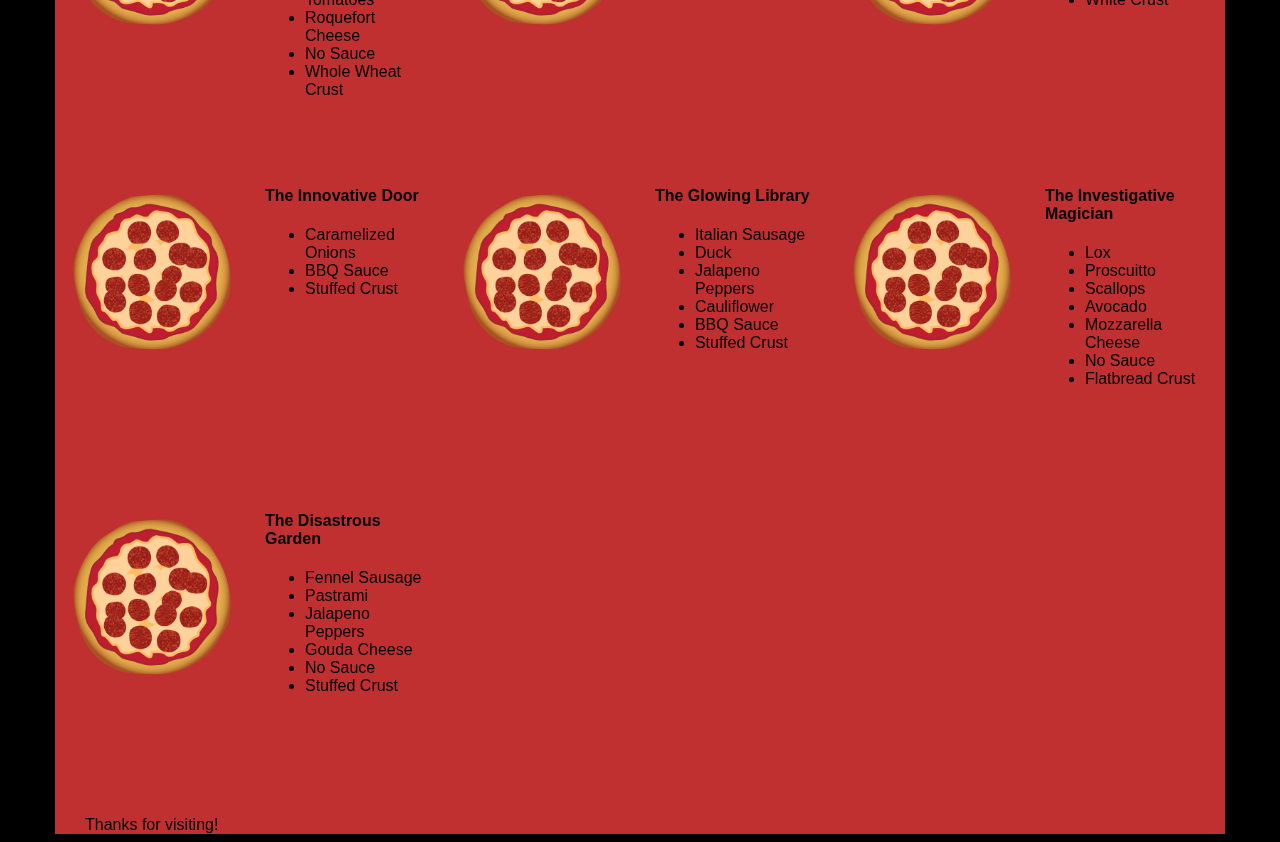
<file: 009/index.html>
<!DOCTYPE HTML>
<html>
<head>
    <link rel="stylesheet" href="css/style.css">
    <link rel="stylesheet" href="css/bootstrap-grid.css">
</head>

<body>
<div class="container">
    <div id="header" class="row">
        <div class="col-md-6">
            <div class="row">
                <div class="col-md-12">
                    <h1>Cam's Pizzeria</h1>
                    <div class="row">
                        <div id="menu" class="col-md-12">
                            <form action="#randomPizzas">
                                <input type="submit" value="Menu">
                            </form>
                            <form action="#ingredients">
                                <input type="submit" value="Our Ingredients">
                            </form>
                            <form action="#locations">
                                <input type="submit" value="Locations">
                            </form>
                            <form action="#" onsubmit="alert('Thanks for clicking! This button doesn\'t do anything because this is a fake pizzeria :\)')">
                                <input type="submit" value="Contact Us">
                            </form>
                        </div>
                    </div>
                </div>
            </div>
        </div>
        <div id="movingPizzas1" class="col-md-6">
        </div>
    </div>
    <div id="callToAction" class="row">
        <div class="col-md-4">
            <img src="images/pizzeria.jpg" class="img-responsive"> <!-- Image credit to: http://commons.wikimedia.org/wiki/File:HK_TST_night_%E5%98%89%E8%98%AD%E9%81%93_Granville_Road_restaurant_Paisano's_Pizzeria_pizza_Dec-2013.JPG -->
        </div>
        <div class="col-md-8">
            <div class="row">
                <div class="col-md-12">
                    <h2>We Have Hundreds of Pizza Recipes!</h2>
                    <p>At Cam's Pizzeria, we know you want options. Pepperoni? Boring. Cheese? No way! Sausage? C'mon, let's get creative.</p>

                    <p>We have every pizza ingredient imaginable in our kitchen because we know you take choice seriously. Take a look through our menu of hundreds of pizza options and we know that you'll find something you love.</p>
                </div>
            </div>
            <div class="row">
                <div class="col-md-6 col-md-push-3">
                    <form action="#randomPizzas">
                        <input type="submit" value="Pick a Pizza Now!">
                    </form>
                </div>
            </div>
        </div>
    </div>
    <div id="ingredients" class="row">
        <div class="col-md-8 col-md-push-2">
            <div class="row">
                <div class="col-md-12 centered">
                    <h2>Ingredients!</h2>
                </div>
            </div>
            <div class="row">
                <div class="col-md-12">
                    <p>We've scoured the planet for the best pizza ingredients. Our crack team of ingredient specialists are on constant lookout for new and interesting pizza ingredients.</p>

                    <p>We have classic meats like pepperoni, sausage, and barbecue chicken. But you can find even more fun meats like coppa, kielbasa and soylent green on our menu too.</p>

                    <p>Not interested in meat? No problem! We love our veggies too :) We have everything from arugula to zucchini.</p>
                </div>
            </div>
        </div>
    </div>
    <div id="locations" class="row">
        <div class="col-md-12">
            <h2 style="text-align: center">Locations!</h2>
            <div class="row">
                <div class="col-md-6">
                    <h3>Pizza Road</h3>
                    <p>1800 Pizza Road<br>San Francisco, CA<br>01010<br>555-555-5555</p>
                </div>
                <div class="col-md-6">
                    <h3>Classic Pie Way</h3>
                    <p>999 Classic Pie Way<br>New York, NY<br>00100<br>555-555-5555</p>
                </div>
            </div>
        </div>
    </div>
    <div id="pizzaGenerator" class="row">
        <div class="col-md-12">
            <h2 style="text-align: center">Our Pizzas!</h2>
            <div class="row">
                <div class="col-md-12">
                    <em>What size pizza would you like? Use the slider below to change pizza sizes.</em>
                </div>
                <div id="pizzaSize" class="col-md-6">Medium</div>
                <div class="col-md-12">
                    <input id="sizeSlider" type="range" min="1" max="3" value="2" step="1" onchange="resizePizzas(this.value)"></input>
                </div>
            </div>
            <div id="randomPizzas" class="row">
                <div id="pizza0" class="randomPizzaContainer" style="width:33.33%;">
                    <div class="col-md-6">
                        <img src="images/pizza.png" class="img-responsive">
                    </div>
                    <div class="col-md-6">
                        <h4>The Udacity Special</h4>
                        <ul>
                            <li>Turkey</li>
                            <li>Tofu</li>
                            <li>Cauliflower</li>
                            <li>Sun Dried Tomatoes</li>
                            <li>Velveeta Cheese</li>
                            <li>Red Sauce</li>
                            <li>Whole Wheat Crust</li>
                        </ul>
                    </div>
                </div>
                <div id="pizza1" class="randomPizzaContainer" style="width:33.33%;">
                    <div class="col-md-6">
                        <img src="images/pizza.png" class="img-responsive">
                    </div>
                    <div class="col-md-6">
                        <h4>The Cameron Special</h4>
                        <ul>
                            <li>Chicken</li>
                            <li>Hot Sauce</li>
                            <li>White Crust</li>
                        </ul>
                    </div>
                </div>
            </div>
        </div>
    </div>
    <div id="footer" class="col-md-12">Thanks for visiting!</div>
</div>
<script type="text/javascript" src="js/main.js"></script>
</body>

</html>
</file>
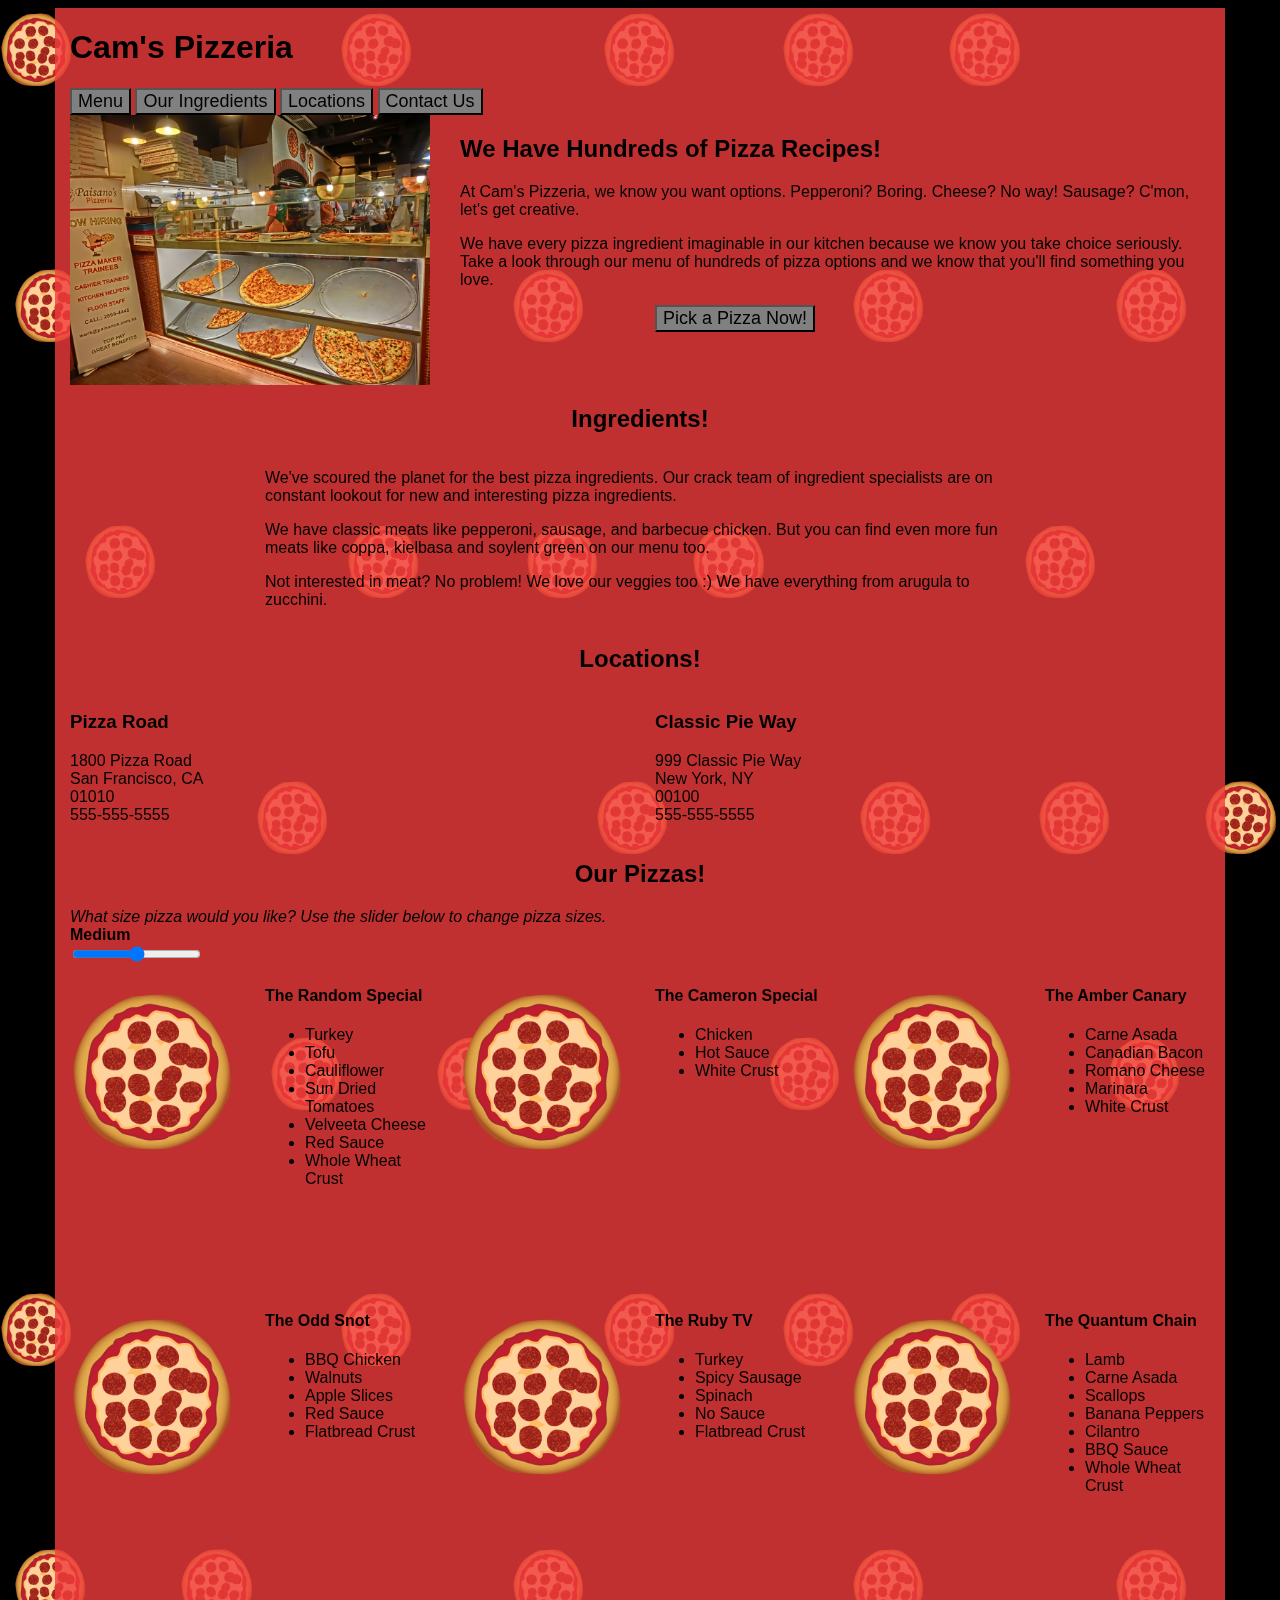
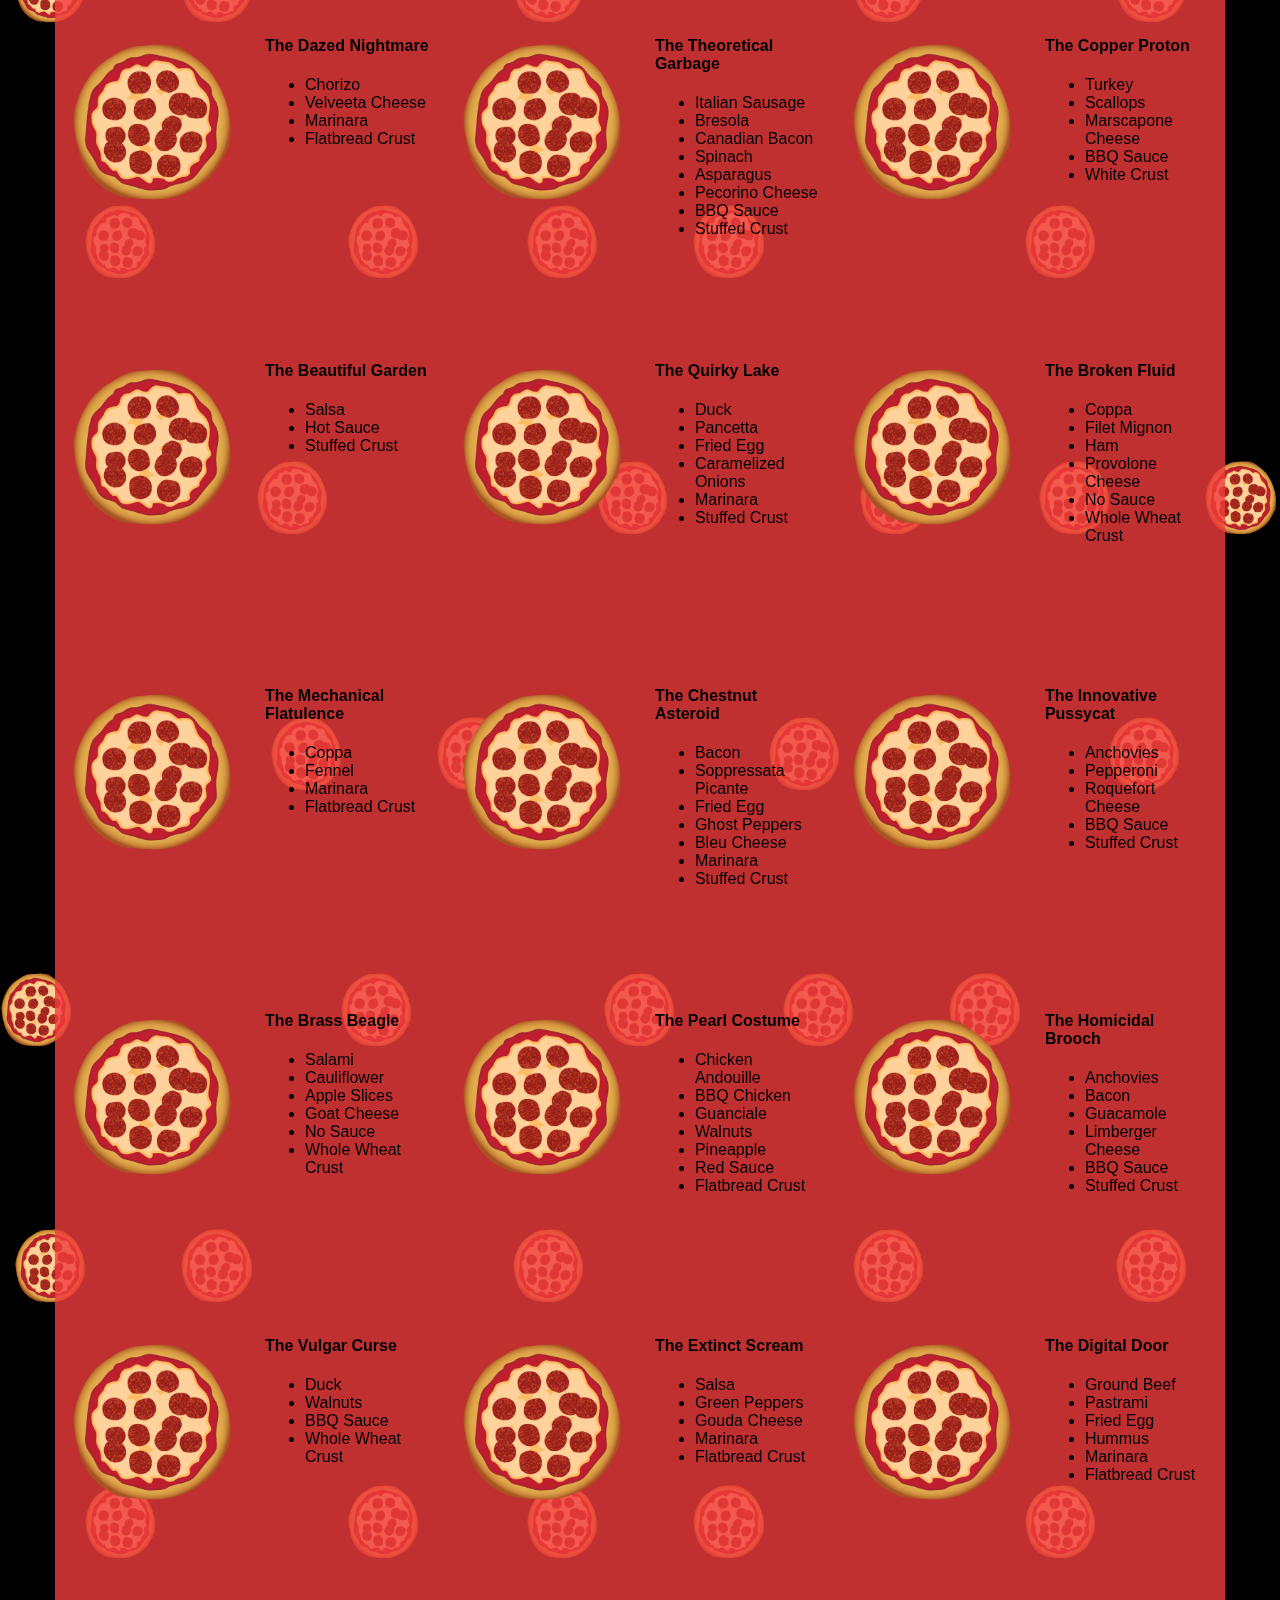
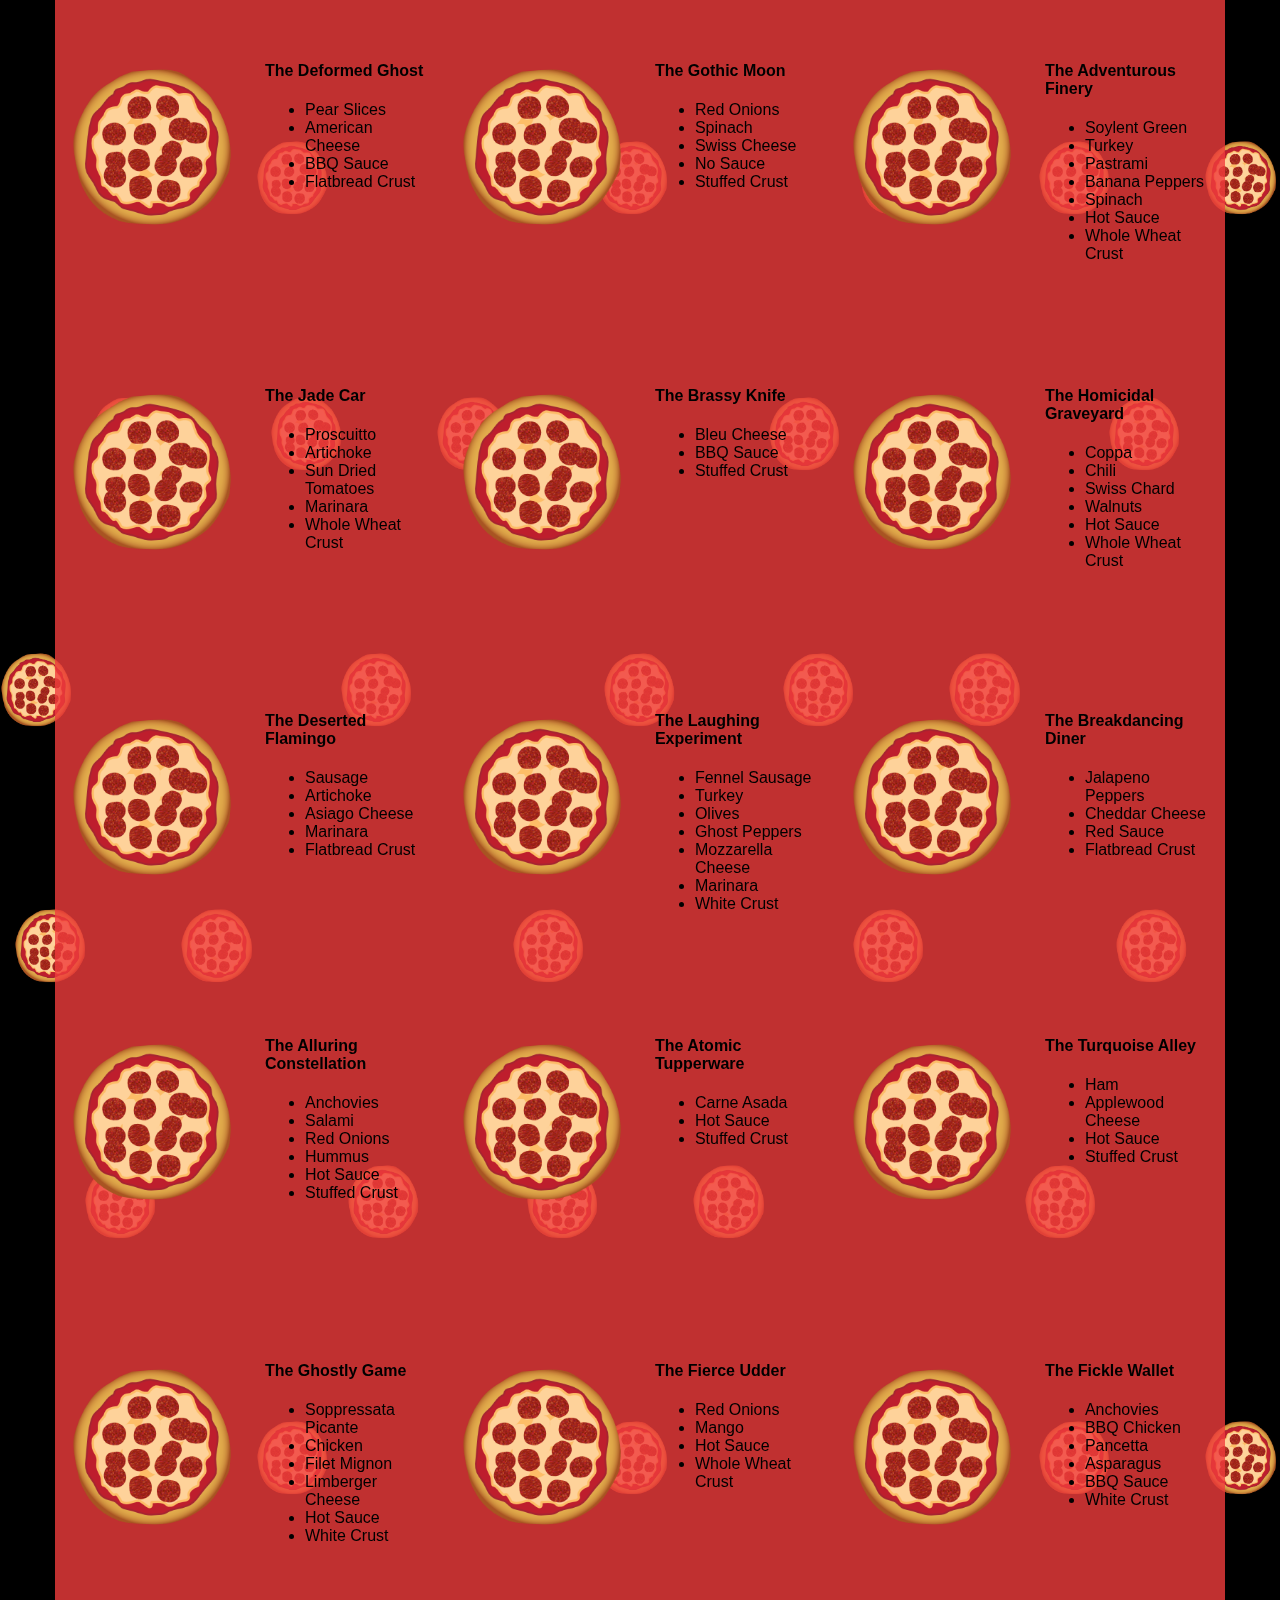
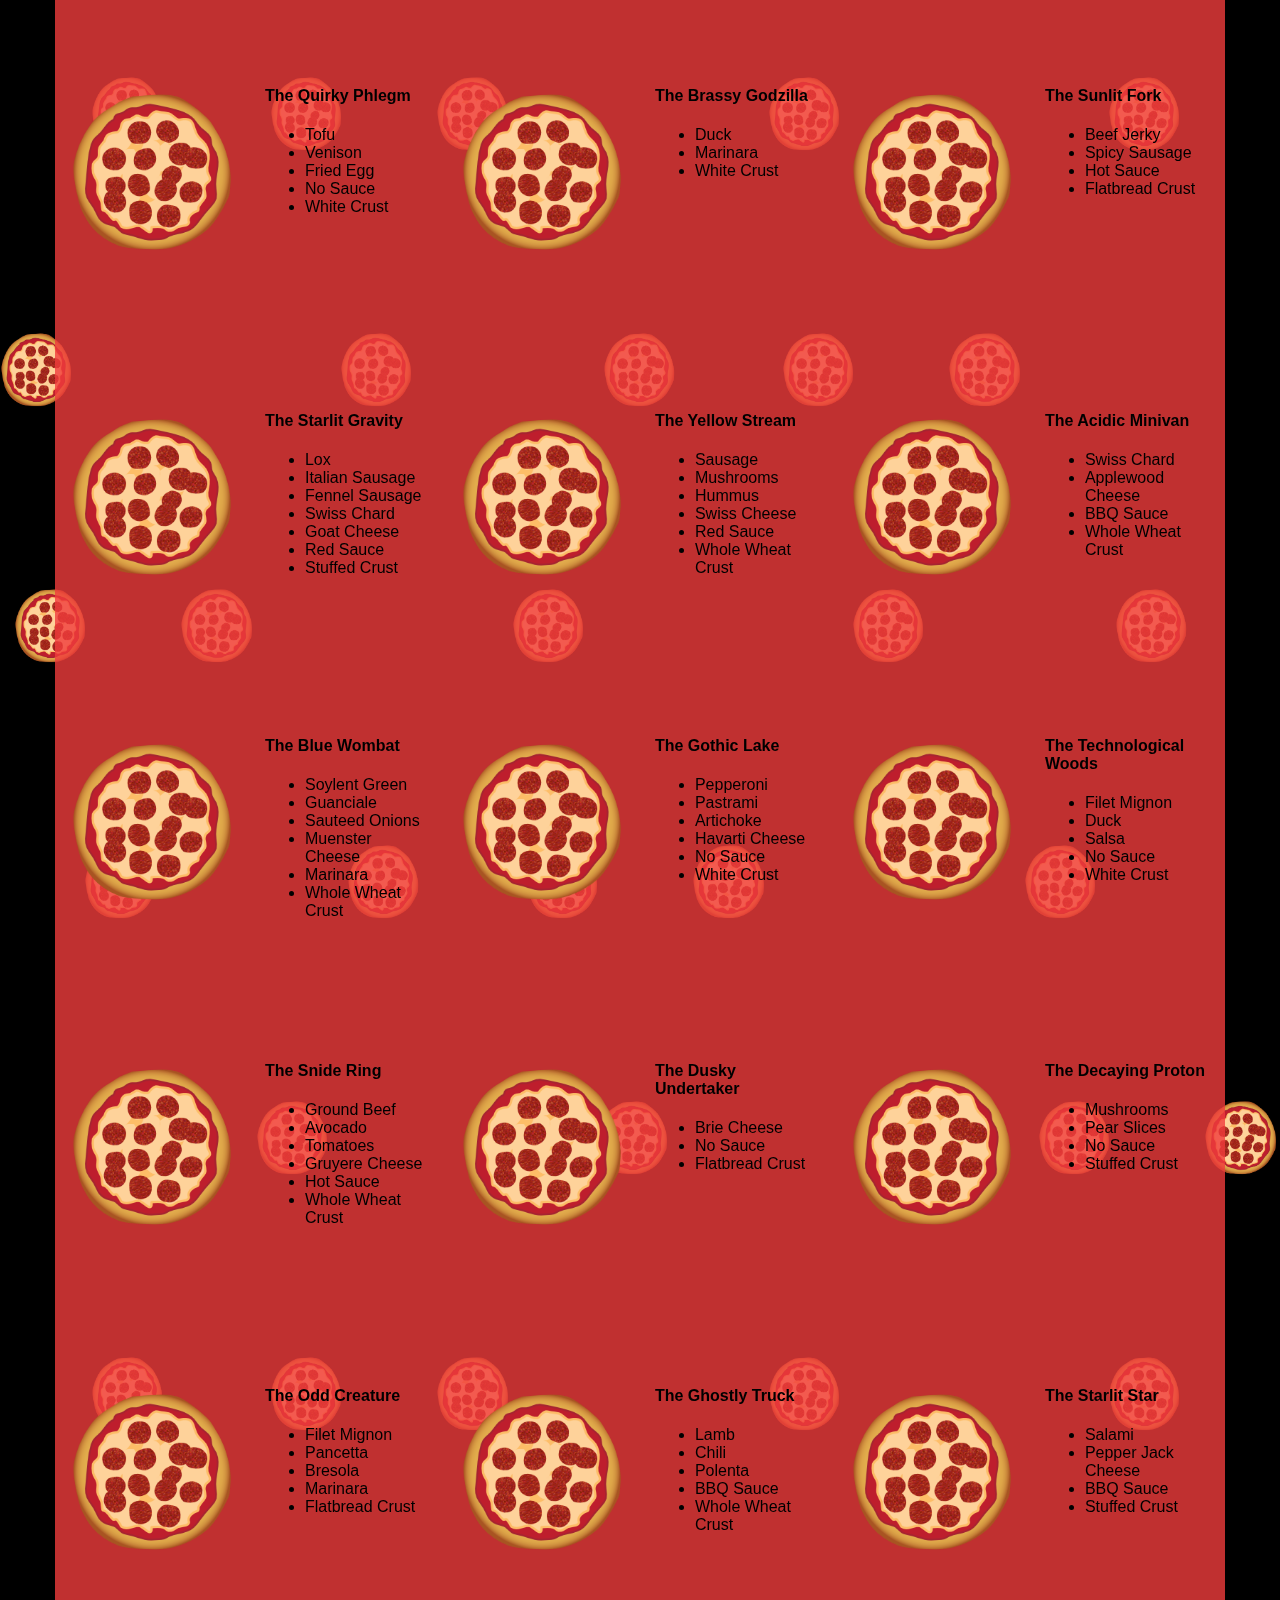
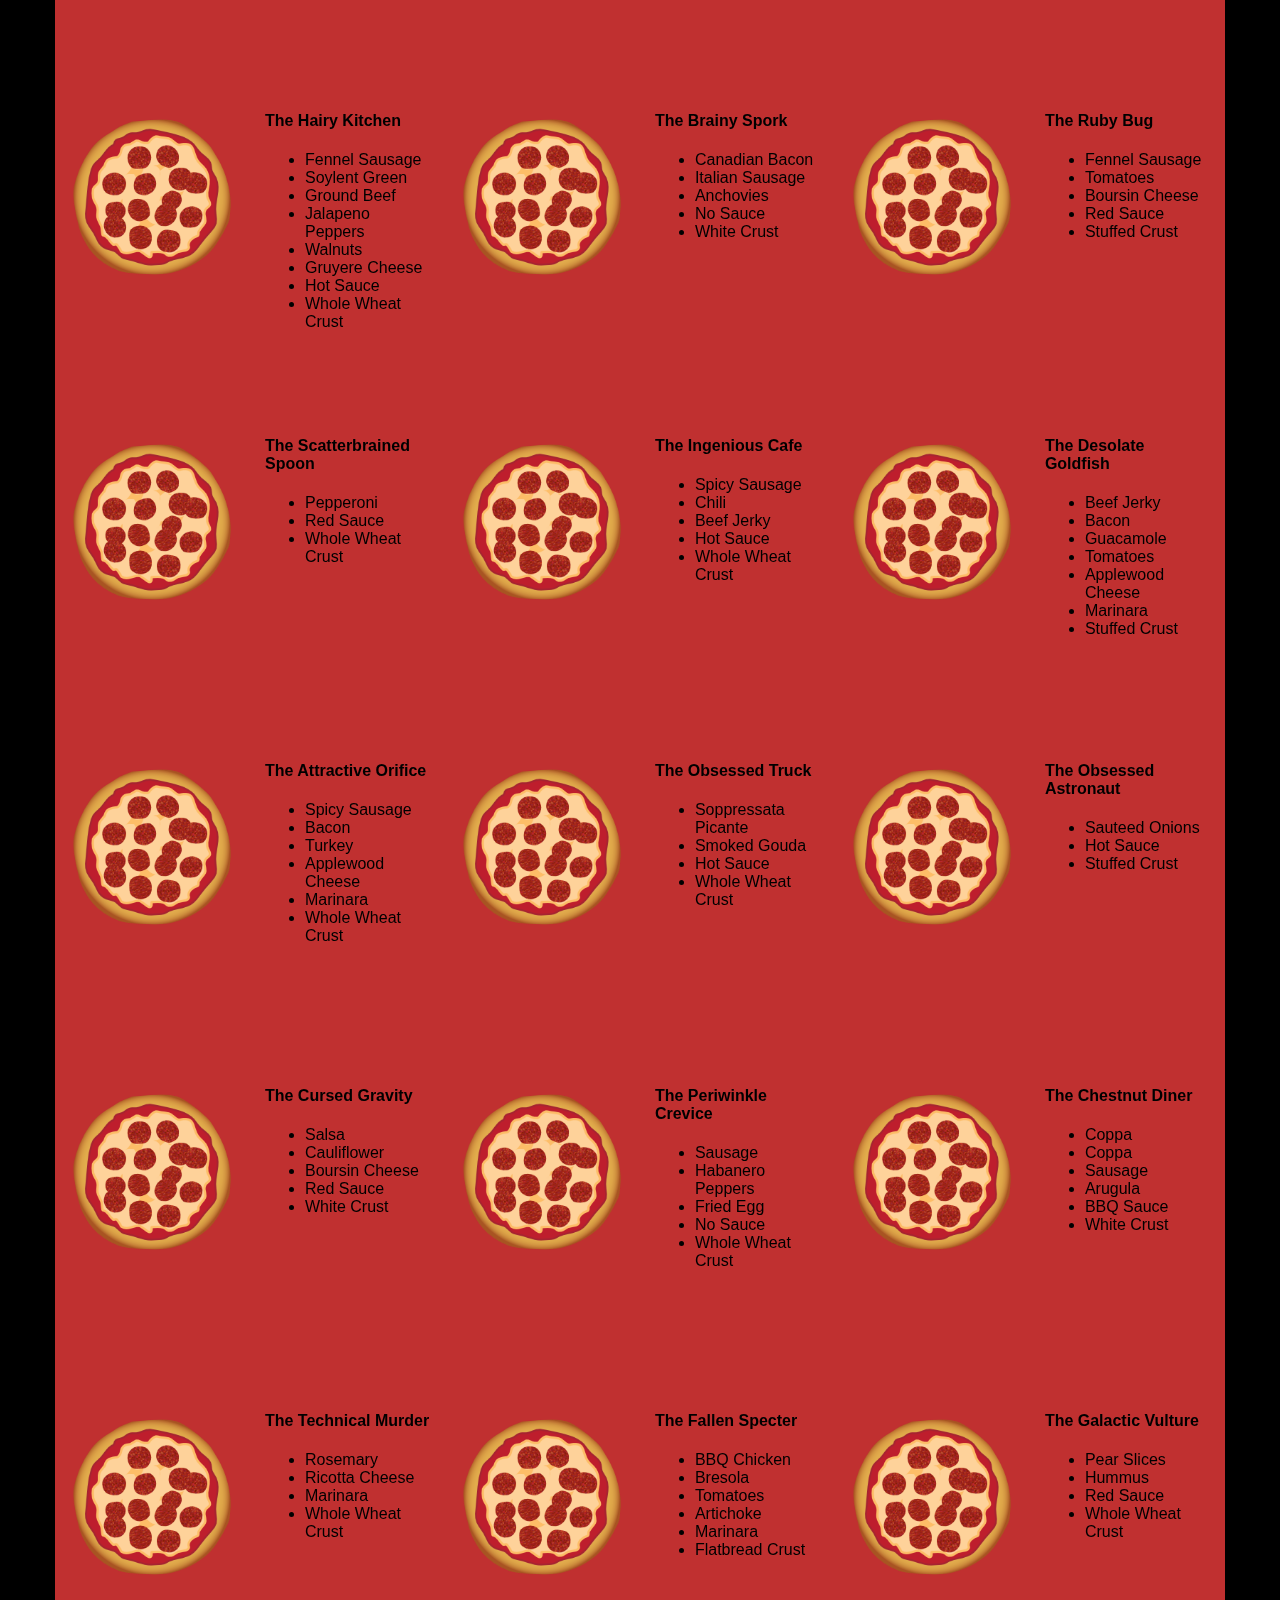
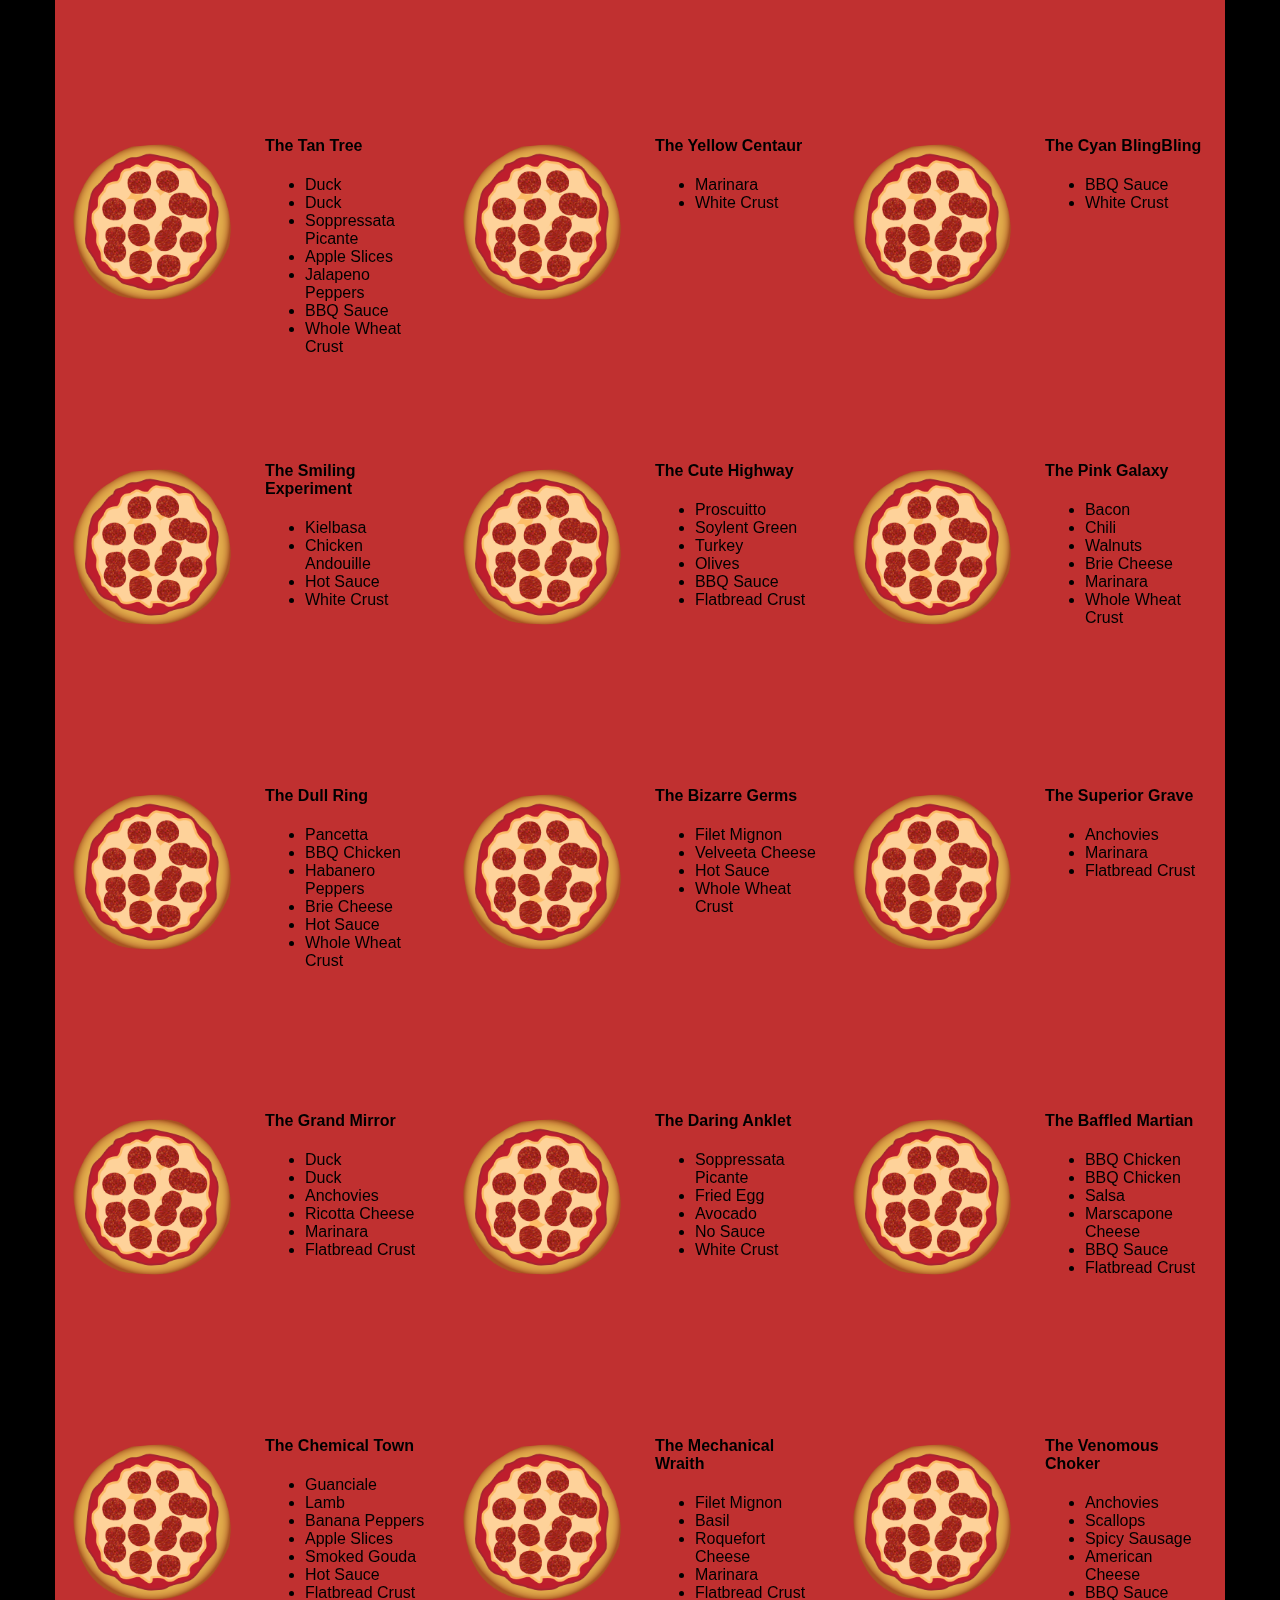
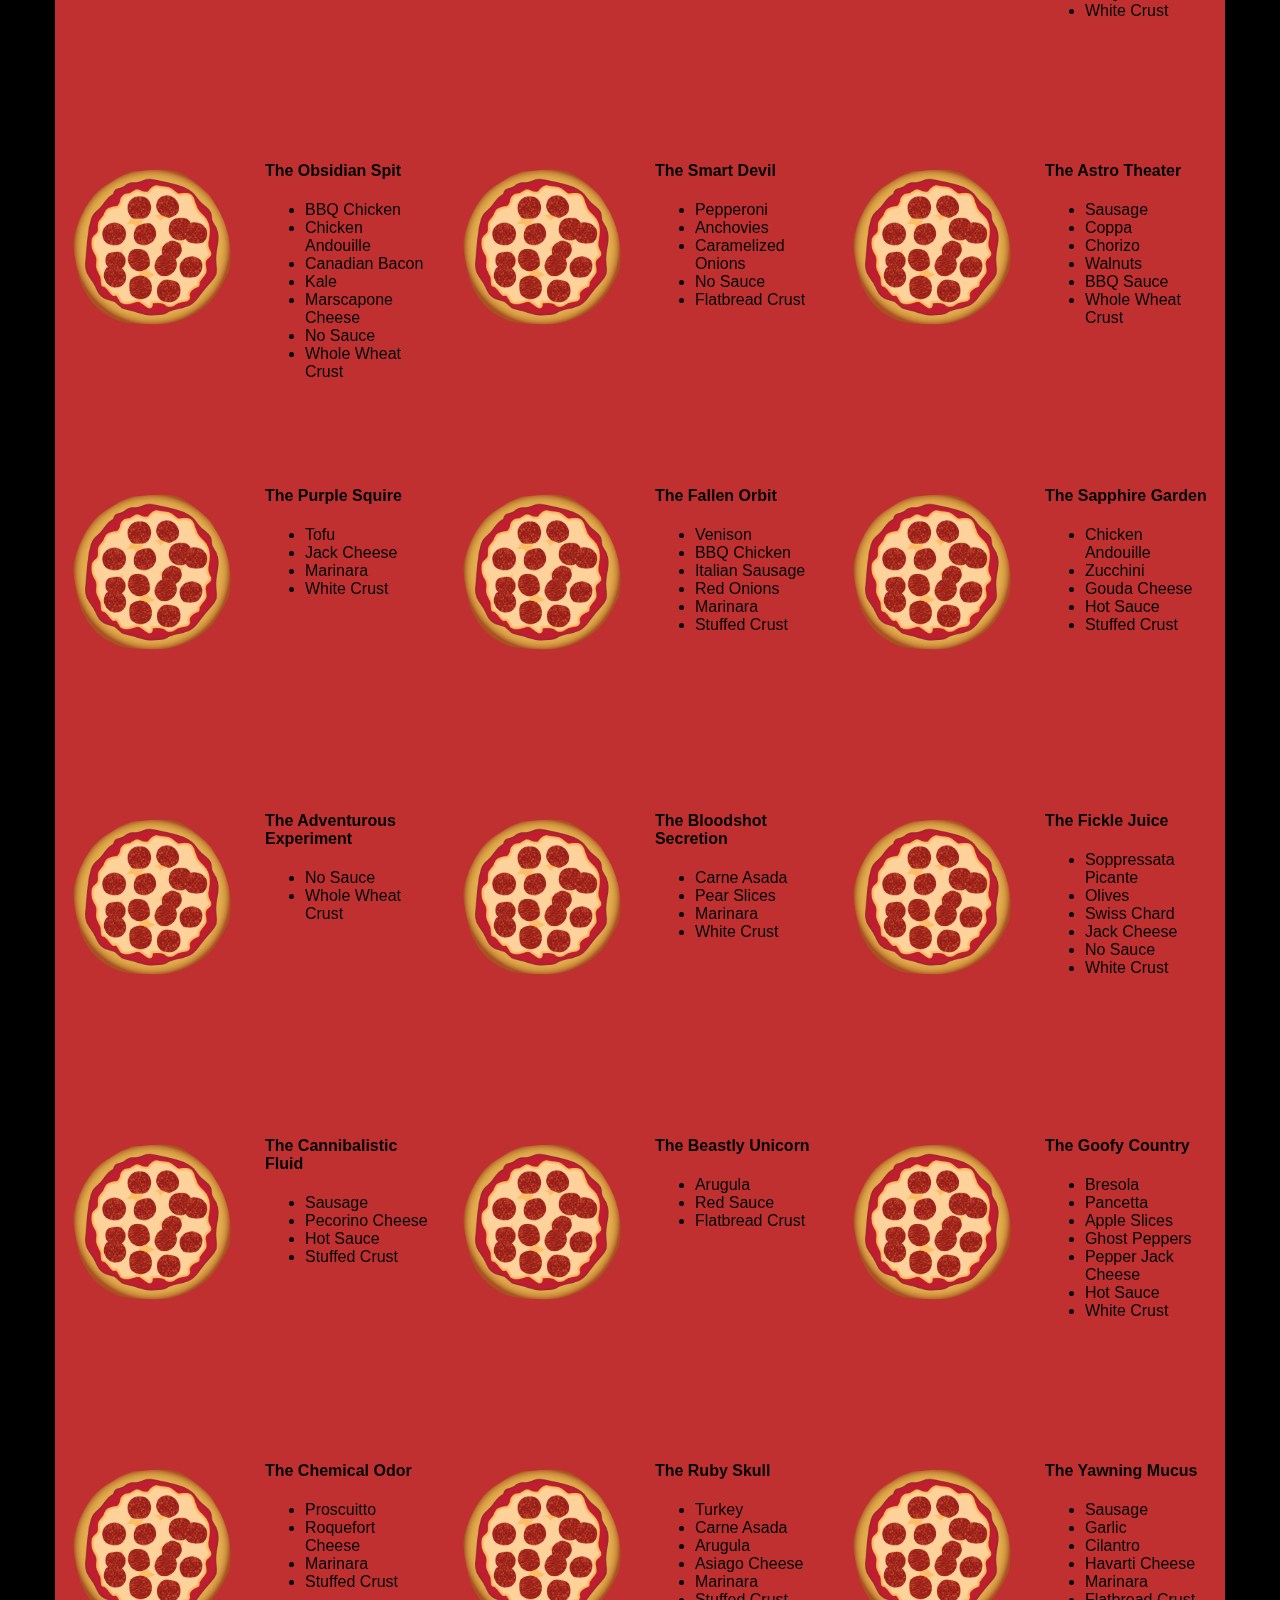
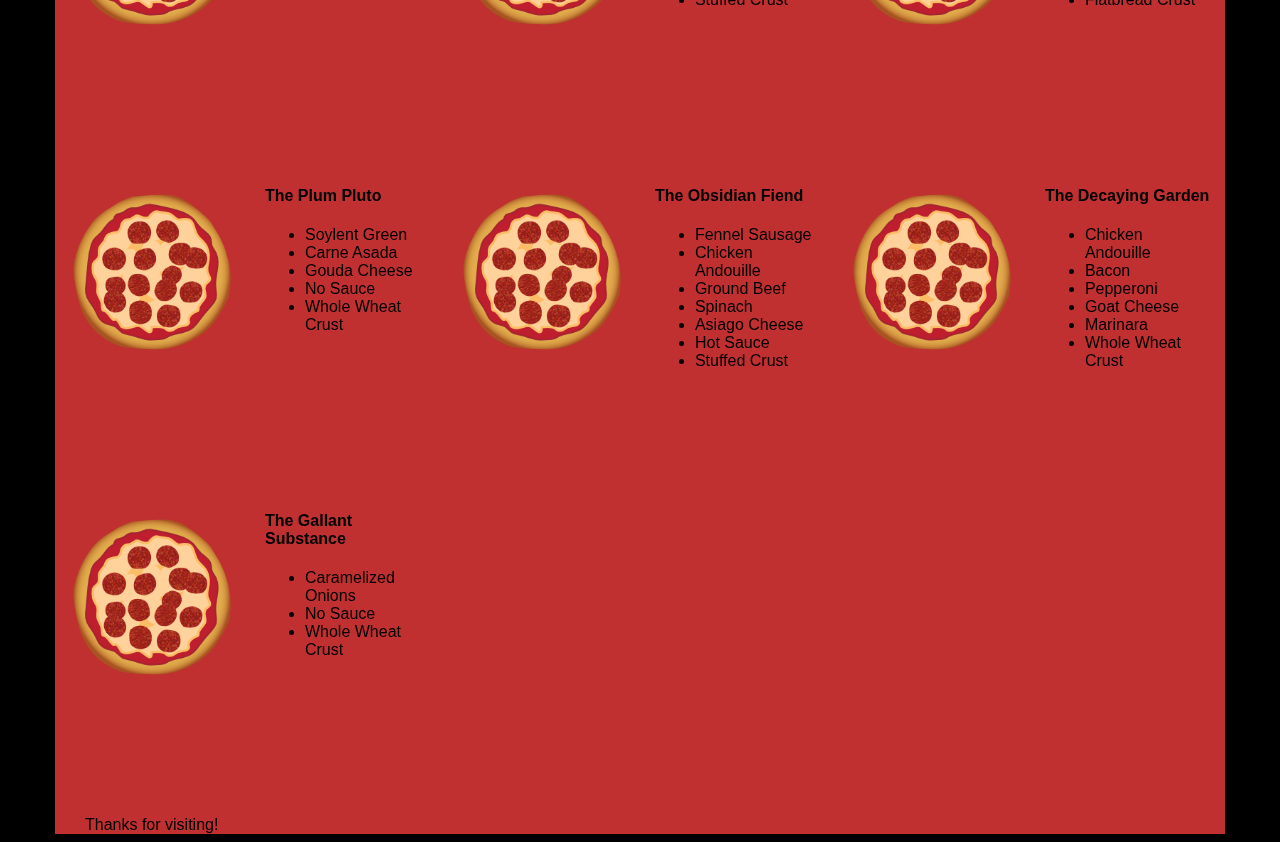
<file: 009b/index.html>
<!DOCTYPE HTML>
<html>
<head>
    <link rel="stylesheet" href="css/style.css">
    <link rel="stylesheet" href="css/bootstrap-grid.css">
</head>

<body>
<div class="container">
    <div id="header" class="row">
        <div class="col-md-6">
            <div class="row">
                <div class="col-md-12">
                    <h1>Cam's Pizzeria</h1>
                    <div class="row">
                        <div id="menu" class="col-md-12">
                            <form action="#randomPizzas">
                                <input type="submit" value="Menu">
                            </form>
                            <form action="#ingredients">
                                <input type="submit" value="Our Ingredients">
                            </form>
                            <form action="#locations">
                                <input type="submit" value="Locations">
                            </form>
                            <form action="#" onsubmit="alert('Thanks for clicking! This button doesn\'t do anything because this is a fake pizzeria :\)')">
                                <input type="submit" value="Contact Us">
                            </form>
                        </div>
                    </div>
                </div>
            </div>
        </div>
        <div id="movingPizzas1" class="col-md-6">
        </div>
    </div>
    <div id="callToAction" class="row">
        <div class="col-md-4">
            <img src="images/pizzeria.jpg" class="img-responsive"> <!-- Image credit to: http://commons.wikimedia.org/wiki/File:HK_TST_night_%E5%98%89%E8%98%AD%E9%81%93_Granville_Road_restaurant_Paisano's_Pizzeria_pizza_Dec-2013.JPG -->
        </div>
        <div class="col-md-8">
            <div class="row">
                <div class="col-md-12">
                    <h2>We Have Hundreds of Pizza Recipes!</h2>
                    <p>At Cam's Pizzeria, we know you want options. Pepperoni? Boring. Cheese? No way! Sausage? C'mon, let's get creative.</p>

                    <p>We have every pizza ingredient imaginable in our kitchen because we know you take choice seriously. Take a look through our menu of hundreds of pizza options and we know that you'll find something you love.</p>
                </div>
            </div>
            <div class="row">
                <div class="col-md-6 col-md-push-3">
                    <form action="#randomPizzas">
                        <input type="submit" value="Pick a Pizza Now!">
                    </form>
                </div>
            </div>
        </div>
    </div>
    <div id="ingredients" class="row">
        <div class="col-md-8 col-md-push-2">
            <div class="row">
                <div class="col-md-12 centered">
                    <h2>Ingredients!</h2>
                </div>
            </div>
            <div class="row">
                <div class="col-md-12">
                    <p>We've scoured the planet for the best pizza ingredients. Our crack team of ingredient specialists are on constant lookout for new and interesting pizza ingredients.</p>

                    <p>We have classic meats like pepperoni, sausage, and barbecue chicken. But you can find even more fun meats like coppa, kielbasa and soylent green on our menu too.</p>

                    <p>Not interested in meat? No problem! We love our veggies too :) We have everything from arugula to zucchini.</p>
                </div>
            </div>
        </div>
    </div>
    <div id="locations" class="row">
        <div class="col-md-12">
            <h2 style="text-align: center">Locations!</h2>
            <div class="row">
                <div class="col-md-6">
                    <h3>Pizza Road</h3>
                    <p>1800 Pizza Road<br>San Francisco, CA<br>01010<br>555-555-5555</p>
                </div>
                <div class="col-md-6">
                    <h3>Classic Pie Way</h3>
                    <p>999 Classic Pie Way<br>New York, NY<br>00100<br>555-555-5555</p>
                </div>
            </div>
        </div>
    </div>
    <div id="pizzaGenerator" class="row">
        <div class="col-md-12">
            <h2 style="text-align: center">Our Pizzas!</h2>
            <div class="row">
                <div class="col-md-12">
                    <em>What size pizza would you like? Use the slider below to change pizza sizes.</em>
                </div>
                <div id="pizzaSize" class="col-md-6">Medium</div>
                <div class="col-md-12">
                    <input id="sizeSlider" type="range" min="1" max="3" value="2" step="1" onchange="resizePizzas(this.value)"></input>
                </div>
            </div>
            <div id="randomPizzas" class="row">
                <div id="pizza0" class="randomPizzaContainer" style="width:33.33%;">
                    <div class="col-md-6">
                        <img src="images/pizza.png" class="img-responsive">
                    </div>
                    <div class="col-md-6">
                        <h4>The Random Special</h4>
                        <ul>
                            <li>Turkey</li>
                            <li>Tofu</li>
                            <li>Cauliflower</li>
                            <li>Sun Dried Tomatoes</li>
                            <li>Velveeta Cheese</li>
                            <li>Red Sauce</li>
                            <li>Whole Wheat Crust</li>
                        </ul>
                    </div>
                </div>
                <div id="pizza1" class="randomPizzaContainer" style="width:33.33%;">
                    <div class="col-md-6">
                        <img src="images/pizza.png" class="img-responsive">
                    </div>
                    <div class="col-md-6">
                        <h4>The Cameron Special</h4>
                        <ul>
                            <li>Chicken</li>
                            <li>Hot Sauce</li>
                            <li>White Crust</li>
                        </ul>
                    </div>
                </div>
            </div>
        </div>
    </div>
    <div id="footer" class="col-md-12">Thanks for visiting!</div>
</div>
<script type="text/javascript" src="js/main.js"></script>
</body>

</html>
</file>
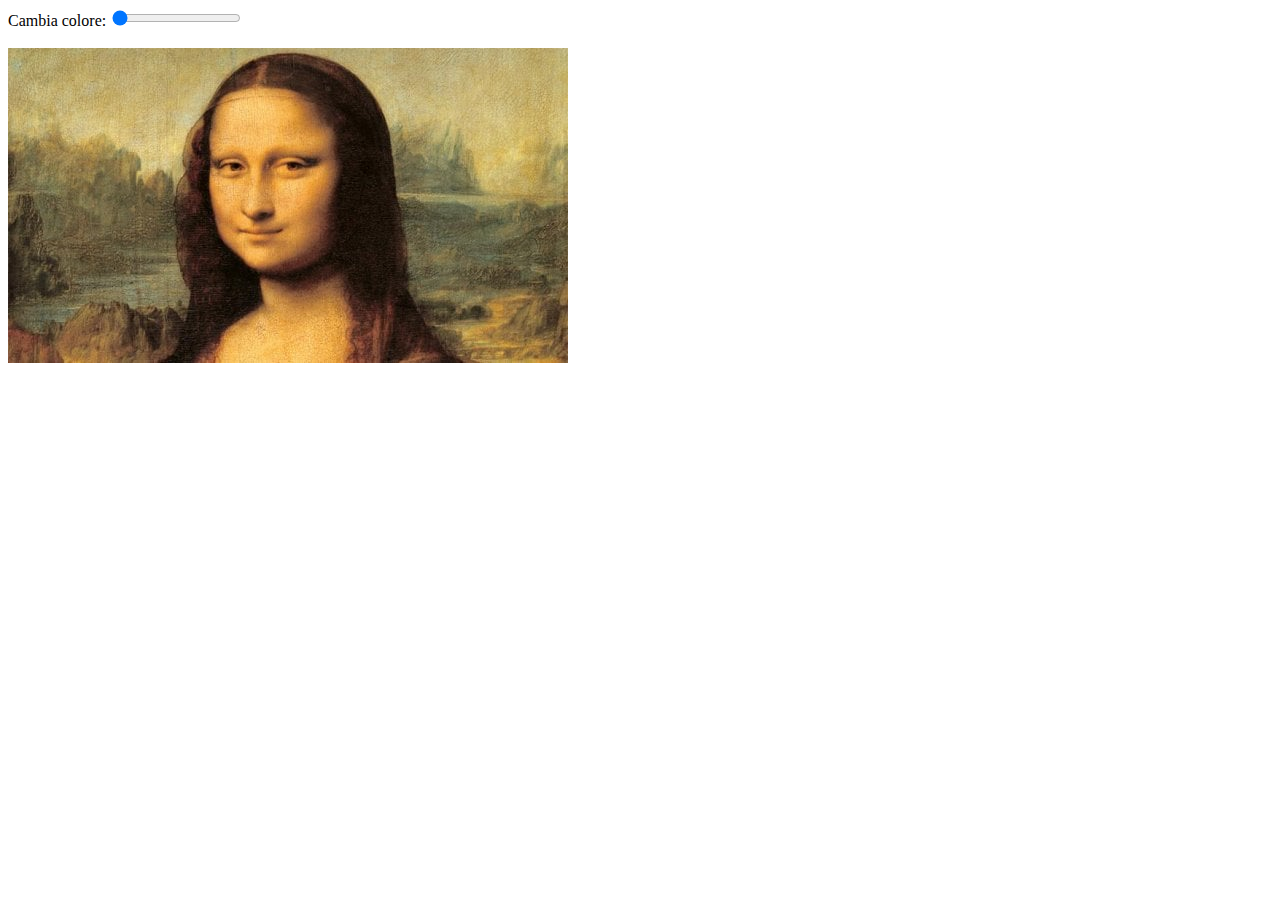
<file: coloring-image/index.html>
<!DOCTYPE html>
<html>
<head>
  <title>Modifica il colore dell'immagine</title>
</head>
<body>
<label for="color-slider">Cambia colore: </label>
<input id="color-slider" type="range" min="0" max="360" value="0" step="1"/><br>
<br>
<img id="image" src="monnalisa.jpg">
  <script src="script.js"></script>
</body>
</html>
</file>
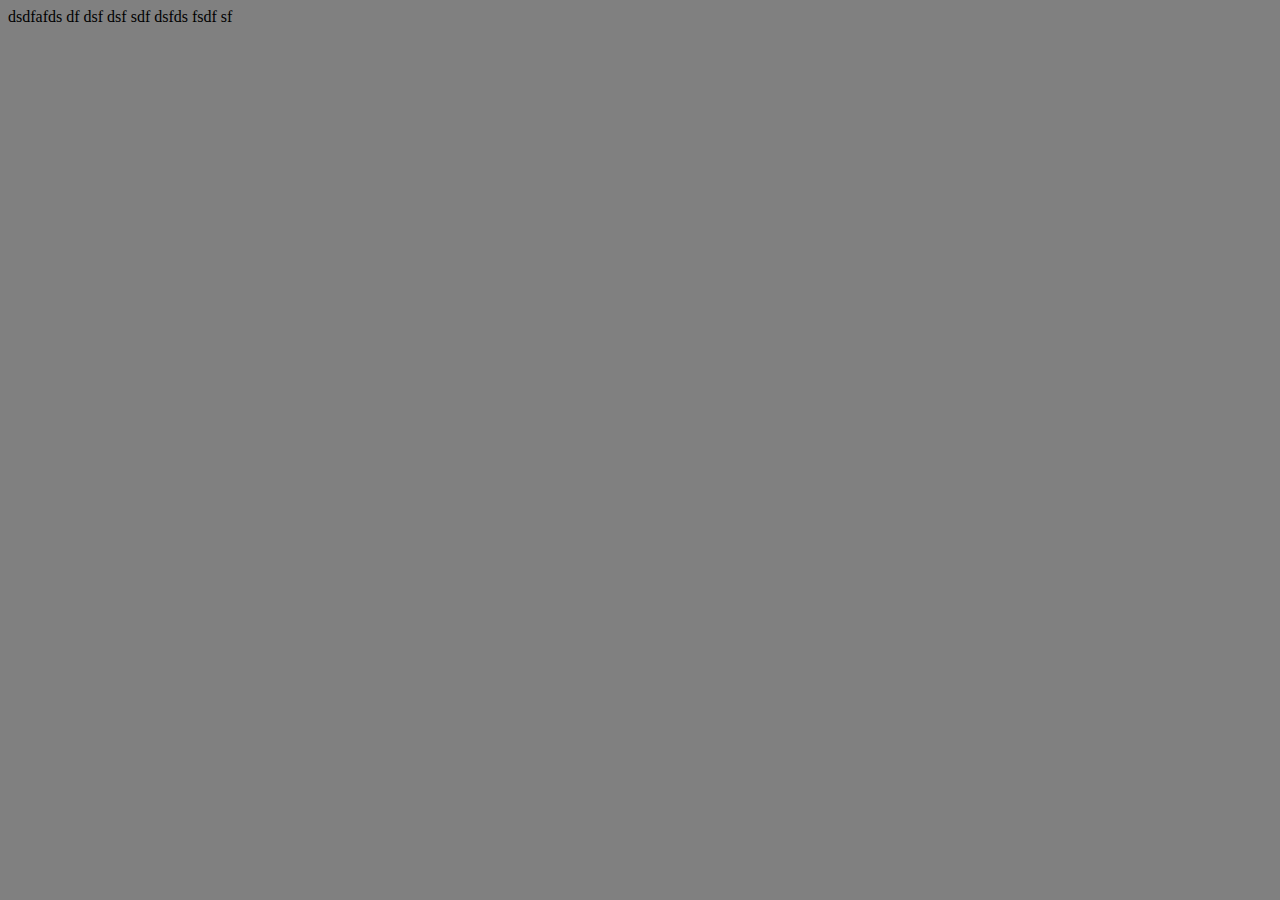
<file: css-is-blocking/index.html>
<!DOCTYPE html>
<html lang="en">
<head>
    <meta charset="UTF-8">
    <title>Title</title>
    <link rel="stylesheet" href="uno.css">
</head>
<body class="my-body" id="body-id" style="background-color: grey !important;">
dsdfafds
df
dsf
dsf
sdf
dsfds
fsdf
sf


</body>
</html>
</file>
<file: 001/style.css>
div {
    width: 100px;
    height: 5px;
    outline: 1px solid #006699;
    position: relative;
    background: rgba(0,0,0,0.5);
}




.box2 {
    animation: example 4s linear infinite;
}

@keyframes example {
    0%,
    100% {
        margin-left: 0;
    }

    50% {
        margin-left: 600px;
    }
}
</file>
<file: 003/css/style.css>
html, body {
    color: #AAA;
    font-size: 14px;
    font-family: Arial, sans-serif;
    padding: 0;
    margin: 0;
    height: 3000px;
    background: #131414;
}

section {
    width: 960px;
    margin: 0 auto;
}

section#content {
    width: 960px;
    overflow: hidden;
    height: 3000px;
    background: #1e2124 url("../images/parallax-bg.jpg") center 0 no-repeat;
    position: relative;
    z-index: 0;
}

section h1 {
    position: absolute;
    display: block;
    width: 650px;
    height: 70px;
    margin: 0;
    padding: 0;
    background: url("../images/parallaxing.png") center center no-repeat;
    text-indent: -30000px;
    top: 75px;
    z-index: 1;
    color: #FFF;
}

h2 {
    position: absolute;
    display: block;
    width: 650px;
    height: 43px;
    margin: 0;
    padding: 0;
    background: url("../images/demosite.png") center center no-repeat;
    text-indent: -30000px;
    top: 160px;
    z-index: 1;
    color: #FFF;
}

h3 {
    font-family: 'Open Sans', Arial;
    font-weight: 600;
    text-transform: uppercase;
    font-size: 30px;
    margin: 0 0 10px 0;
    color: #FFF;
}

p {
    margin: 0 0 1em 0;
    font-size: 14px;
    line-height: 130%;
    text-shadow: 0 1px 1px rgba(0,0,0,0.4);
}

section#part-1 {
    position: absolute;
    top: 470px;
    z-index: 1;
}

section#part-2 {
    position: absolute;
    top: 1440px;
    z-index: 2;
}

section#part-3 {
    position: absolute;
    top: 2180px;
    z-index: 3;
}

header {
    display: block;
    width: 650px;
    margin: 0 auto;
}

.content {
    margin: 0 auto;
    width: 650px;
    vertical-align: top;

    -webkit-column-count: 2;
    -moz-column-count: 2;
    -ms-column-count: 2;
    -o-column-count: 2;
    column-count: 2;

    -webkit-column-gap: 30px;
    -moz-column-gap: 30px;
    -ms-column-gap: 30px;
    -o-column-gap: 30px;
    column-gap: 30px;
}

#blob-1,
#blob-2,
#blob-3,
#blob-4,
#blob-5,
#blob-6,
#blob-7,
#blob-8,
#blob-9 {
    position: absolute;
    display: none;
    z-index: 0;
    will-change: transform;
}

#blob-container {
    position: absolute;
    left: 0;
    top: 0;
    width: 960px;
    height: 3000px;
    overflow: hidden;
}

.force-show {
    display: block !important;
}

aside {
    border-top: 3px solid #FFF;
    border-bottom: 3px solid #FFF;
    background: #00B2B2;
    height: 200px;
    width: 100%;
    z-index: 10;
    position: absolute;
    left: 0;
    font-size: 40px;
    box-shadow: 0 10px 20px rgba(0,0,0,0.8);
    display: none;
}

aside h1 {
    font-family: 'Open Sans';
    text-transform: uppercase;
    color: #FFF;
    text-align: center;
    text-shadow: 0 1px 1px rgba(0,0,0,0.4);
}
</file>
<file: 003b/css/style.css>
html, body {
    color: #AAA;
    font-size: 14px;
    font-family: Arial, sans-serif;
    padding: 0;
    margin: 0;
    height: 3000px;
    background: #131414;
}

section {
    width: 960px;
    margin: 0 auto;
}

section#content {
    width: 960px;
    overflow: hidden;
    height: 3000px;
    background: #1e2124 url("../images/parallax-bg.jpg") center 0 no-repeat;
    position: relative;
    z-index: 0;
}

section h1 {
    position: absolute;
    display: block;
    width: 650px;
    height: 70px;
    margin: 0;
    padding: 0;
    background: url("../images/parallaxing.png") center center no-repeat;
    text-indent: -30000px;
    top: 75px;
    z-index: 1;
    color: #FFF;
}

h2 {
    position: absolute;
    display: block;
    width: 650px;
    height: 43px;
    margin: 0;
    padding: 0;
    background: url("../images/demosite.png") center center no-repeat;
    text-indent: -30000px;
    top: 160px;
    z-index: 1;
    color: #FFF;
}

h3 {
    font-family: 'Open Sans', Arial;
    font-weight: 600;
    text-transform: uppercase;
    font-size: 30px;
    margin: 0 0 10px 0;
    color: #FFF;
}

p {
    margin: 0 0 1em 0;
    font-size: 14px;
    line-height: 130%;
    text-shadow: 0 1px 1px rgba(0,0,0,0.4);
}

section#part-1 {
    position: absolute;
    top: 470px;
    z-index: 1;
}

section#part-2 {
    position: absolute;
    top: 1440px;
    z-index: 2;
}

section#part-3 {
    position: absolute;
    top: 2180px;
    z-index: 3;
}

header {
    display: block;
    width: 650px;
    margin: 0 auto;
}

.content {
    margin: 0 auto;
    width: 650px;
    vertical-align: top;

    -webkit-column-count: 2;
    -moz-column-count: 2;
    -ms-column-count: 2;
    -o-column-count: 2;
    column-count: 2;

    -webkit-column-gap: 30px;
    -moz-column-gap: 30px;
    -ms-column-gap: 30px;
    -o-column-gap: 30px;
    column-gap: 30px;
}

#blob-1,
#blob-2,
#blob-3,
#blob-4,
#blob-5,
#blob-6,
#blob-7,
#blob-8,
#blob-9 {
    position: absolute;
    display: none;
    z-index: 0;
}

#blob-container {
    position: absolute;
    left: 0;
    top: 0;
    width: 960px;
    height: 3000px;
    overflow: hidden;
}

.force-show {
    display: block !important;
}

aside {
    border-top: 3px solid #FFF;
    border-bottom: 3px solid #FFF;
    background: #00B2B2;
    height: 200px;
    width: 100%;
    z-index: 10;
    position: absolute;
    left: 0;
    font-size: 40px;
    box-shadow: 0 10px 20px rgba(0,0,0,0.8);
    display: none;
}

aside h1 {
    font-family: 'Open Sans';
    text-transform: uppercase;
    color: #FFF;
    text-align: center;
    text-shadow: 0 1px 1px rgba(0,0,0,0.4);
}
</file>
<file: 004/css/style.css>
* {
    box-sizing: border-box;
}

html, body {
    width: 100%;
    height: 100%;
    margin: 0;
    padding: 5px;
    font-family: Arial;
    font-size: 14px;
}

.left {
    float: left;
    width: 30%;
    padding: 0 10px 0 0;
    overflow: scroll-y;

    transition: width 3.2s ease-out;
}

.control a {
    padding: 6px 12px;
    background: linear-gradient(#00B2B2, #0085B2);
    color: #FFF;
    text-decoration: none;
    font-weight: bold;
    margin-bottom: 20px;
    display: inline-block;
    border-radius: 3px;
    box-shadow: 0 1px 1px rgba(0,0,0,0.3);
}

.control a:active {
    background: red;
}

.author {
    font-weight: bold;
    font-size: 16px;
    margin: 0 0 3px 0;
    color: #222;
}

.datetime {
    font-style: italic;
    font-size: 12px;
    margin: 0 0 10px 0;
    color: #888;
}

.comment {
    font-size: 14px;
    margin-bottom: 20px;
}

.comment a {
    text-decoration: none;
    background: #f4f4f4;
    display: block;
    padding: 8px;
    color: #666;
}

.right {
    float: left;
    width: 70%;
    background: white;
    height: 100%;
    padding: 30px;

    transition: width 3.2s ease-out;
}

.output {
    font-family: Georgia;
    font-style: italic;
    font-size: 50px;
}

body.wide .left {
    width: 100%;
}

body.wide .right {
    width: 0%;
    overflow: hidden;
}

body.wide .output {
    font-size: 45px;
}
</file>
<file: 005/css/style.css>
.box {
    display: block;
    float: left;
    width: 10%;
    margin: 15px;
    padding: 10px;
    border: 1px solid #888;
    background: #F4F4F4;
    border-radius: 5px;

    transition: border-radius 1s ease-out;

    /*will-change: transform;*/
}

.box.superround {
    border-radius: 25px;
}

.middle {
    position: absolute;
    left: 400px;
    top: 300px;
}

.isolated {
    border: 1px solid #111;
    background: #444;
    color: white;
}

button {
    padding: 10px;
}

#controls {
    background: white;
    padding: 20px;

}

.shadow {
    box-shadow: 0 10px 120px rgba(0,0,0,0.9), 0 5px 20px rgba(0,0,0,0.4), 0 2px 10px rgba(0,0,0,0.7);
}

body {
    font-family: Arial;
}
</file>
<file: 006/assets/style.css>
html, body {
    background: #ECECEC;
}

main .box-container .box {
    display: inline-block;
    width: 40px;
    height: 40px;
    background: #FFF;
    box-shadow: 0 1px 1px rgba(0,0,0,0.3);
    margin: 5px;
    position: relative;
    will-change: transform;
}

button {
    margin: 0 auto;
    padding: 20px;
    background: #CC0000;
    font-size: 20px;
    border: none;
    border-radius: 3px;
    box-shadow: 0 1px 1px rgba(0,0,0,0.3);
}
</file>
<file: 007/assets/style.css>
html, body {
    background: #ECECEC;
}

main .box-container .box {
    display: inline-block;
    width: 40px;
    height: 40px;
    background: #FFF;
    box-shadow: 0 1px 1px rgba(0,0,0,0.3);
    margin: 5px;
    position: relative;
    will-change: transform;
}

body.toggled main .box-container .box:nth-child(2n) {
    background: #777 !important;
}

button {
    margin: 0 auto;
    padding: 20px;
    background: #CC0000;
    font-size: 20px;
    border: none;
    border-radius: 3px;
    box-shadow: 0 1px 1px rgba(0,0,0,0.3);
}
</file>
<file: 008/assets/style.css>
html {
    font-family: sans-serif;
    line-height: 1.4;
}
.lipsum-blocks p {
    display: inline-block;
    margin: 1em 2.5em 0 0;
    width: 200px;
    vertical-align: top;
}
.sizer {
    width: 100px;
    height: 30px;
    background: green;
    margin: 1em 0;
    resize: horizontal;
    overflow: hidden;
}
</file>
<file: 009/css/style.css>
/** {
  outline: 1px solid red !important;
}*/
* {
    -webkit-box-sizing: border-box;
    -moz-box-sizing: border-box;
    -box-sizing: border-box;
}

body {
    font-family: "Trebuchet MS", Helvetica, sans-serif;
    background: black;
}

input {
    background: grey;
    font-size: 18px;
}

form {
    display: inline-block;
}

.centered {
    text-align: center;
}

#pizzaSize {
    font-weight: 800;
}

.mover {
    position: fixed;
    width: 256px;
    z-index: -1;
}

.randomPizzaContainer {
    float: left;
    display: flex;
}

.randomPizzaContainer:after {
    content: "";
    display: table;
    clear:both;
}

.container {
    background-color: rgba(240, 60, 60, 0.8);
}
</file>
<file: 009b/css/style.css>
/** {
  outline: 1px solid red !important;
}*/
* {
    -webkit-box-sizing: border-box;
    -moz-box-sizing: border-box;
    -box-sizing: border-box;
}

body {
    font-family: "Trebuchet MS", Helvetica, sans-serif;
    background: black;
}

input {
    background: grey;
    font-size: 18px;
}

form {
    display: inline-block;
}

.centered {
    text-align: center;
}

#pizzaSize {
    font-weight: 800;
}

.mover {
    position: fixed;
    width: 256px;
    z-index: -1;
}

.randomPizzaContainer {
    float: left;
    display: flex;
}

.randomPizzaContainer:after {
    content: "";
    display: table;
    clear:both;
}

.container {
    background-color: rgba(240, 60, 60, 0.8);
}
</file>
<file: css-is-blocking/uno.css>
body#body-id.my-body {
    background-color: orange;
}


#body-id {
    background-color: purple;
}

.my-body {
    background-color: red;
}

body {
    background-color: green;
}
</file>
